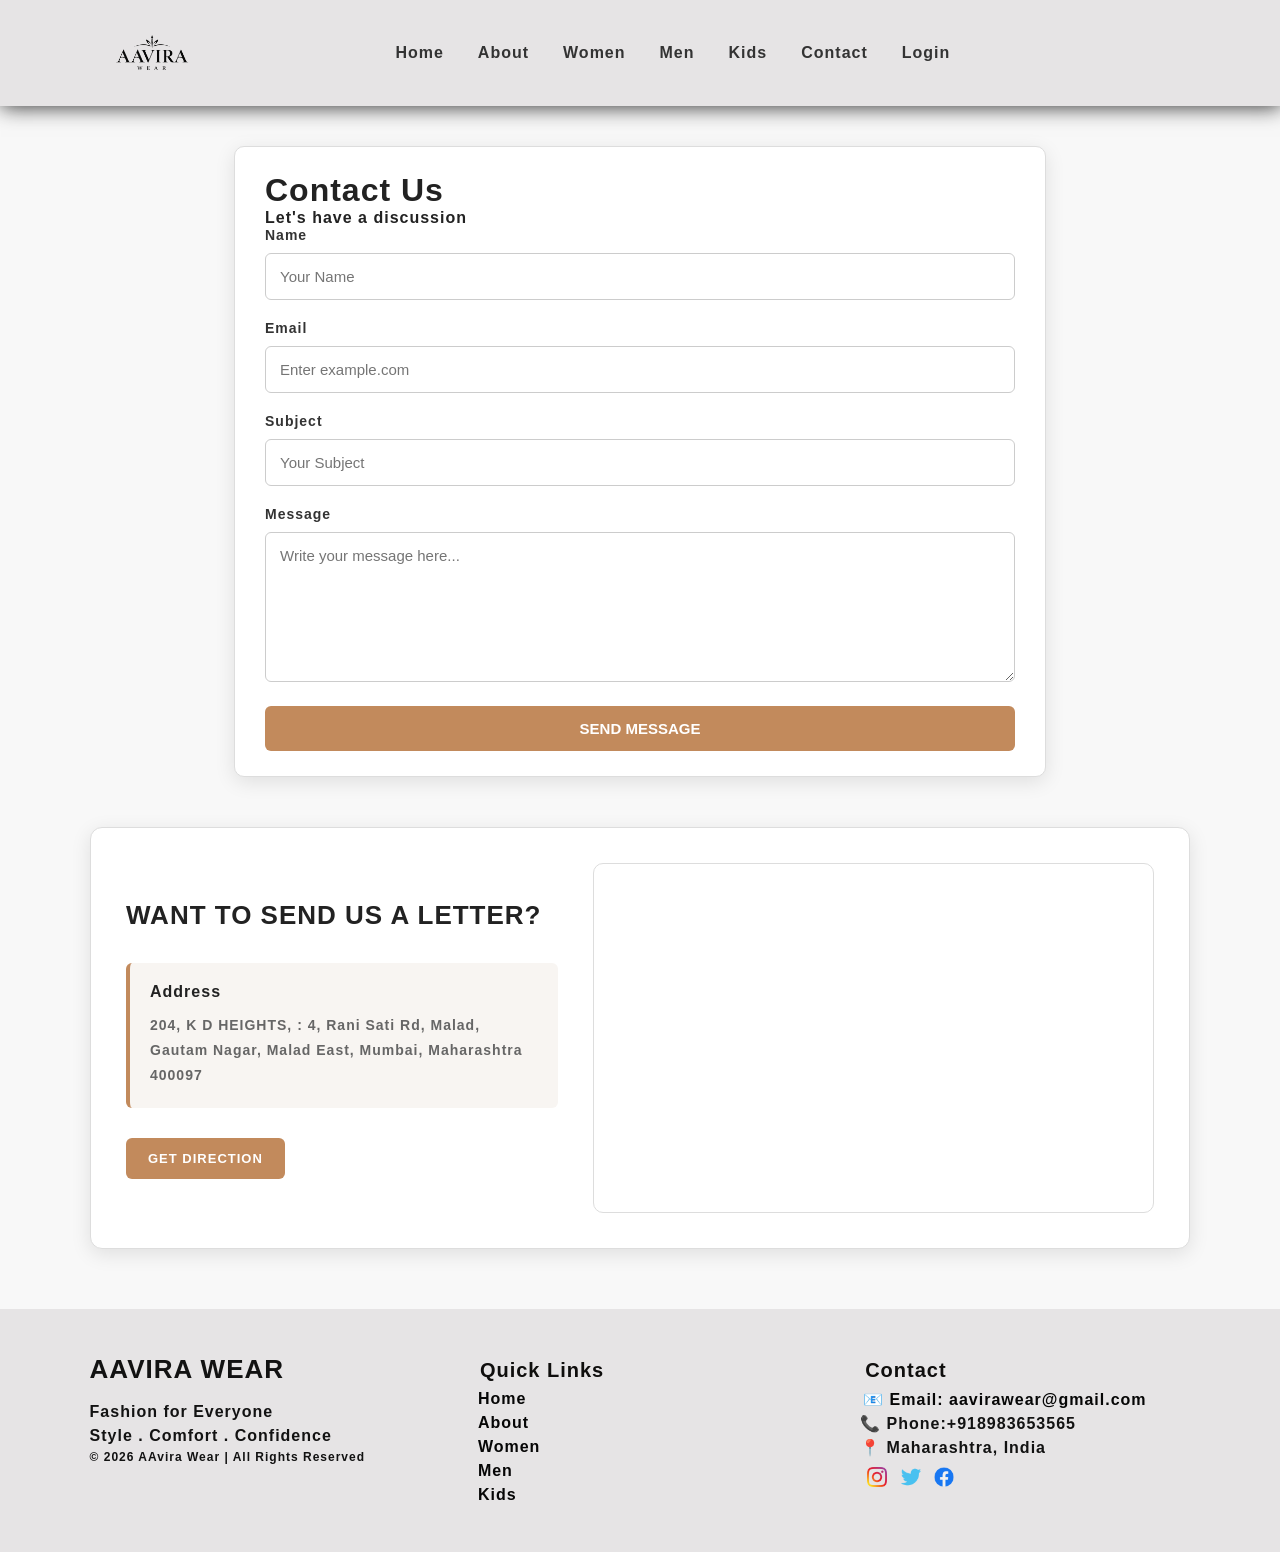
<file: pages/contact.html>
<!DOCTYPE html>
<html lang="en">
<head>
    <meta charset="UTF-8">
    <meta name="viewport" content="width=device-width, initial-scale=1.0">
    <title>Aavira Wear | Contact</title>
    <link rel="stylesheet" href="../css/contact.css">
    <link rel="stylesheet" href="../css/index.css">
    <link rel="stylesheet" href="../css/style.css">
</head>
<body>
   <div class="header">
         <div class="logo">
            <img src="../img/home-img/logo.png"
                 alt="Aavira Wear Logo">
        </a>
    </div>
        <button class="menu-btn">☰</button>

        <div class="nav-links">
            <a href="../index.html">Home</a>
            <a href="../pages/about.html">About</a>
            <a href="../pages/women.html">Women</a>
            <a href="../pages/men.html">Men</a>
            <a href="../pages/kids.html">Kids</a>
            <a href="../pages/contact.html">Contact</a>
            <a href="../pages/login.html">Login</a>
        </div>
    </div>
    <div class="contact-form-section">
        <form class="contact-form">
            <h1>Contact Us</h1>
            <p class="form-subtitle">
                Let's have a discussion
            </p>
            <div class="form-group">
                <label for="name">Name</label>
                <input
                    type="text"
                    id="name"
                    name="name"
                    placeholder="Your Name"
                    required>
            </div>
            <div class="form-group">
                <label for="email">Email</label>
                <input
                    type="email"
                    id="email"
                    name="email"
                    placeholder="Enter example.com"
                    required>
            </div>
            <div class="form-group">
                <label for="subject">Subject</label>
                <input
                    type="text"
                    id="subject"
                    name="subject"
                    placeholder="Your Subject"
                    required>
            </div>
            <div class="form-group">
                <label for="message">Message</label>
                <textarea
                    id="message"
                    name="message"
                    placeholder="Write your message here..."
                    required></textarea>
            </div>
            <button type="submit">
                SEND MESSAGE
            </button>
        </form>
    </div>
    <div class="location-section">
        <div class="location-info">
            <h1>WANT TO SEND US A LETTER?</h1>
            <div class="address">
                <h4>Address</h4>
                <p>
                   204, K D HEIGHTS, : 4, Rani Sati Rd, Malad, Gautam Nagar, Malad East, Mumbai, Maharashtra 400097<br>
                </p>
            </div>
            <a
                href="https://www.google.com/maps/search/?api=1&query=Karjat+Ahilyanagar+Maharashtra"
                target="_blank"
                rel="noopener noreferrer"
                class="direction-btn">

                GET DIRECTION

            </a>
        </div>
        <div class="map-container">
              <iframe src="https://www.google.com/maps/embed?pb=!1m18!1m12!1m3!1d3858731.876008143!2d68.24025828749998!3d19.182407500000007!2m3!1f0!2f0!3f0!3m2!1i1024!2i768!4f13.1!3m3!1m2!1s0x3be7b7e8469ffd2f%3A0xeabe997d8e886239!2sAavira%20Clothing%20%7C%20Denim%20Kurti%20Manufacturer%20%7C%20Cord-set%20Wholesale%20%7C%20Women's%20wear%20Exporter!5e0!3m2!1sen!2sin!4v1790753691599!5m2!1sen!2sin" width="600" height="450" style="border:0;" allowfullscreen="" loading="lazy" referrerpolicy="strict-origin-when-cross-origin"></iframe>
        </div>
    </div>


   <div class="footer">
        <div class="footer-content">
            <div>
                <h2>AAVIRA WEAR</h2>
                <p>
                    Fashion for Everyone
                </p>

                <p>
                    Style . Comfort . Confidence
                </p>
                <div class="copyright">
            <p>© 2026 AAvira Wear | All Rights Reserved</p>
        </div>
            </div>

            <div>
                <h3>Quick Links</h3>
                <a href="../index.html">Home</a>
                <a href="../pages/about.html">About</a>
                <a href="../pages/women.html">Women</a>
                <a href="../pages/men.html">Men</a>
                <a href="../pages/kids.html">Kids</a>
            </div>

            <div>
                <h3>Contact</h3>
                <a href="">
                   📧 Email: aavirawear@gmail.com
                </a>

                <p>
                    📞 Phone:+918983653565
                </p>
                <p>
                    📍 Maharashtra, India
                </p>
                <div>
                <a href="#" class="social-media">
                    <img src="../img/home-img/instagram-icon.png" alt="instagram">
                     <img src="../img/home-img/tweter-icon.png" alt="twitter">
                       <img src="../img/home-img/facebook-icon.png" alt="facebook">
                </a>
            </div>
            </div>
        
        </div>
</div>

</body>

</html>
</file>
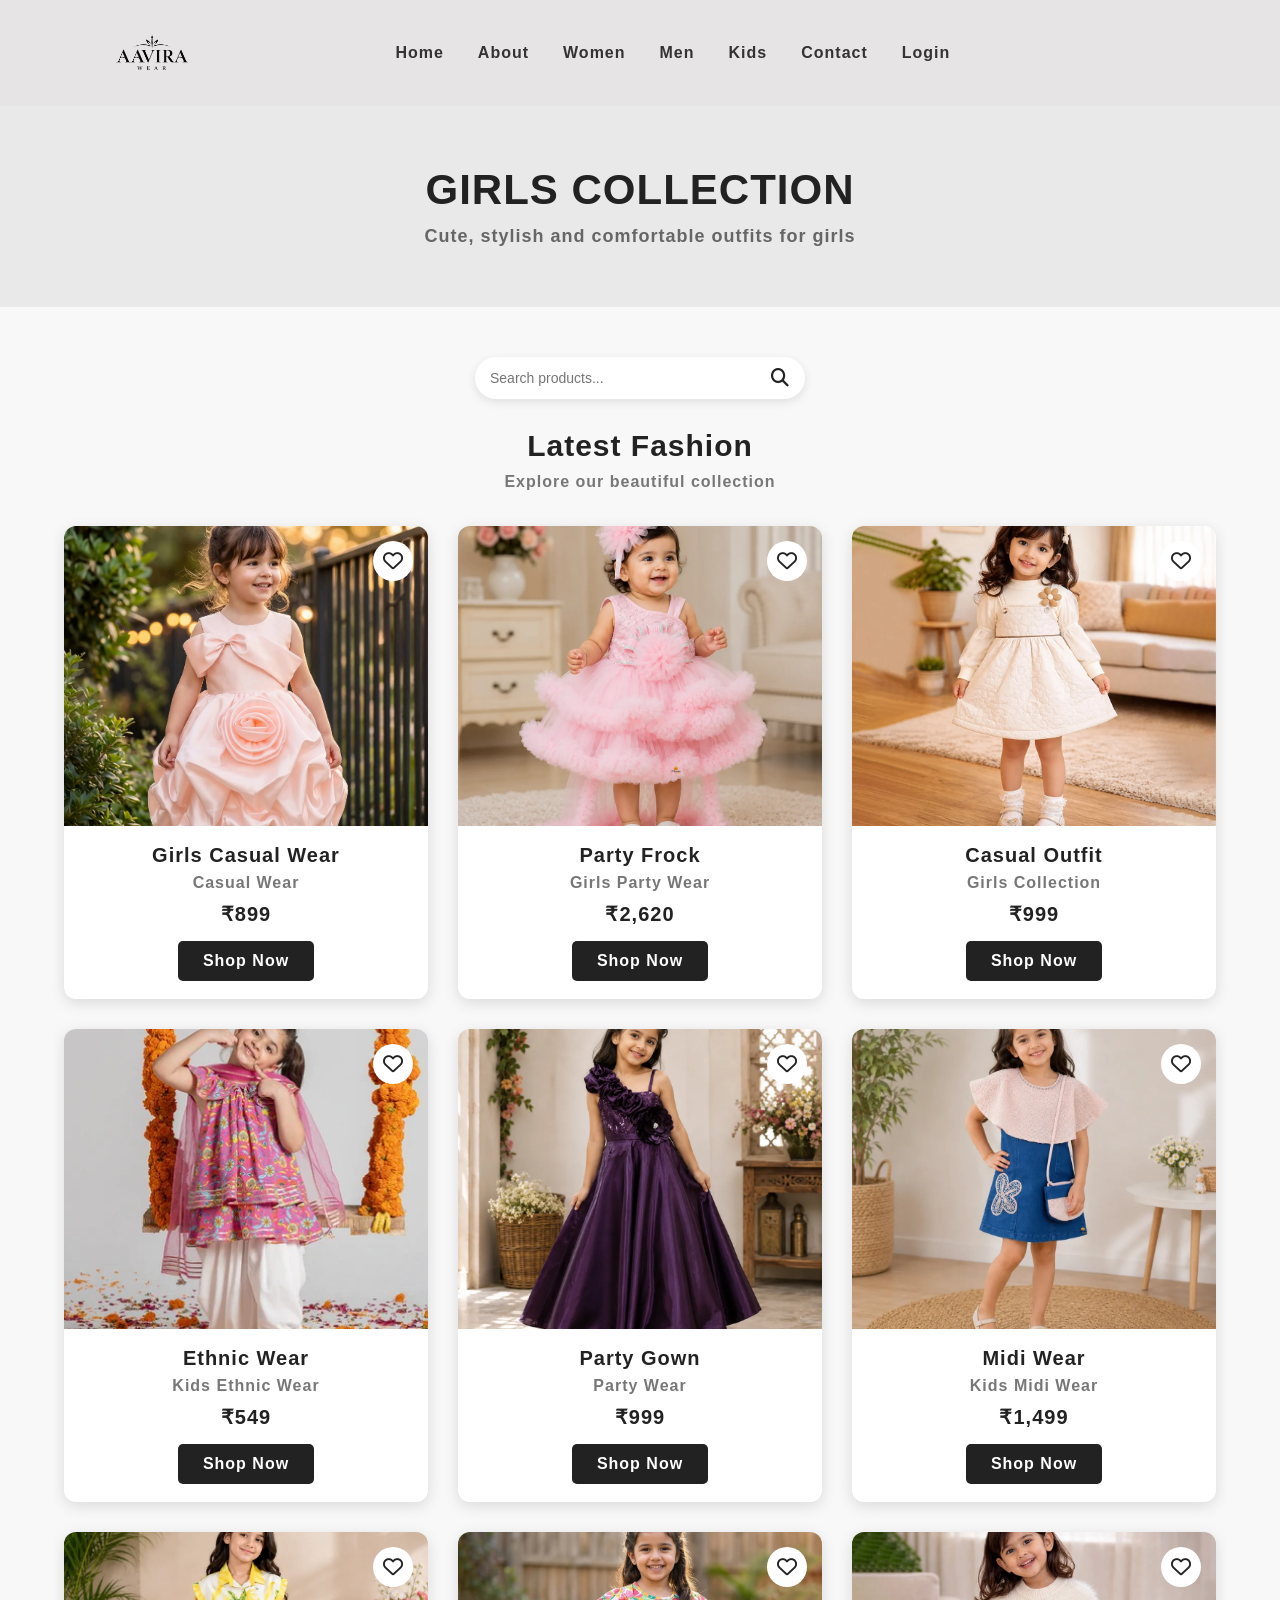
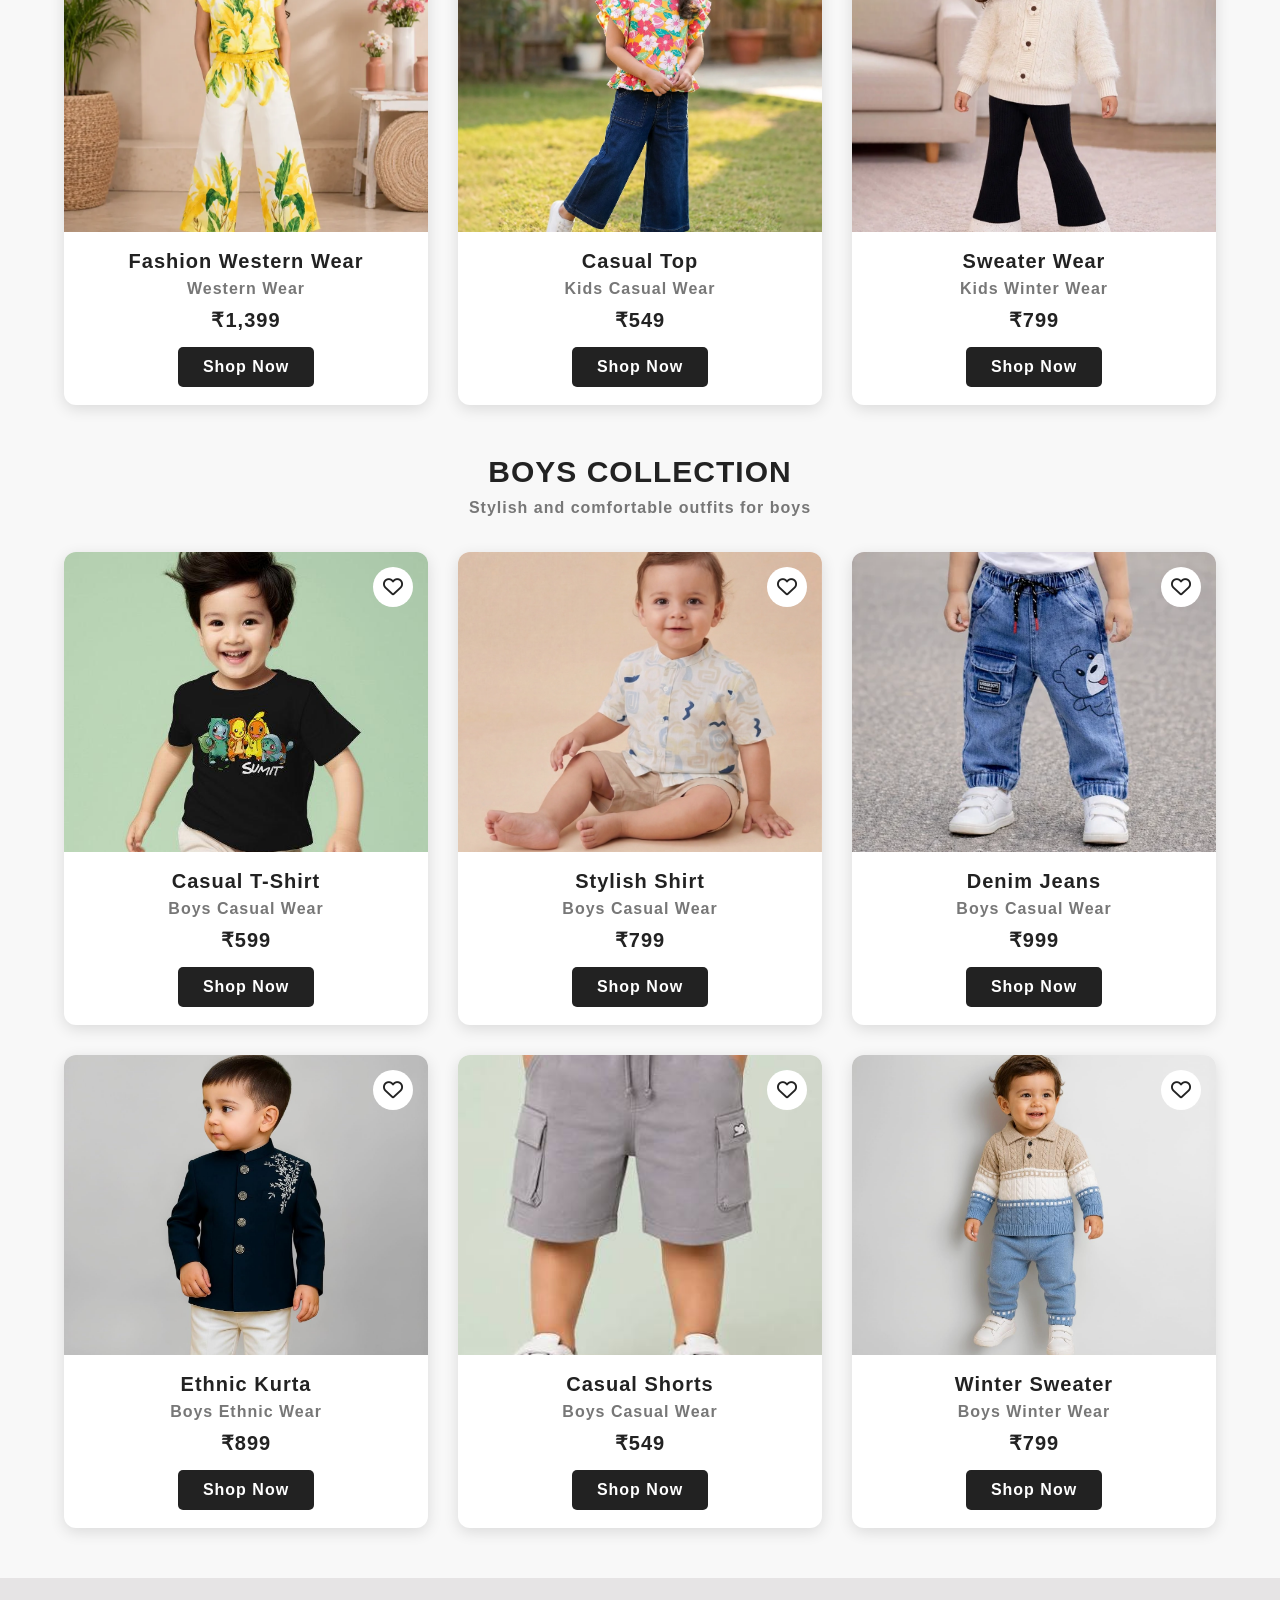
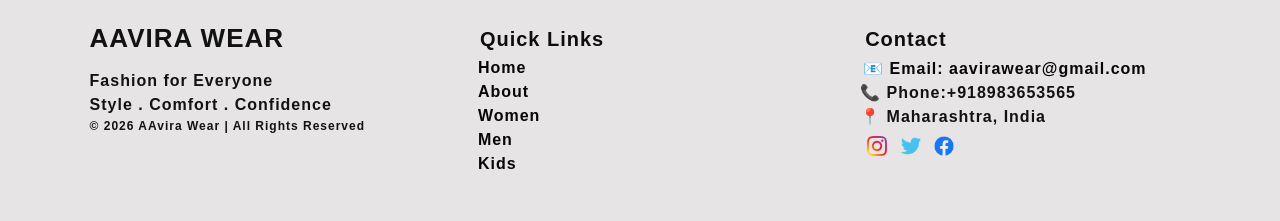
<file: pages/kids.html>
<!DOCTYPE html>
<html lang="en">
<head>
    <meta charset="UTF-8">
    <meta name="viewport" content="width=device-width, initial-scale=1.0">
    <title>Cloth Shop|Kids</title>
    <link rel="stylesheet"
        href="https://cdnjs.cloudflare.com/ajax/libs/font-awesome/6.5.2/css/all.min.css">
    <link rel="stylesheet" href="../css/kids.css">
    <link rel="stylesheet" href="../css/style.css">
    <link rel="stylesheet" href="../css/index.css">
</head>

<body>

<div class="header">
         <div class="logo">
            <img src="../img/home-img/logo.png"
                 alt="Aavira Wear Logo">
        </a>
    </div>
        <button class="menu-btn">☰</button>

        <div class="nav-links">
            <a href="../index.html">Home</a>
            <a href="../pages/about.html">About</a>
            <a href="../pages/women.html">Women</a>
            <a href="../pages/men.html">Men</a>
            <a href="../pages/kids.html">Kids</a>
            <a href="../pages/contact.html">Contact</a>
            <a href="../pages/login.html">Login</a>
        </div>
    </div>

<section class="page-banner">
    <h1>GIRLS COLLECTION</h1>
    <p>Cute, stylish and comfortable outfits for girls</p>
</section>

<section class="products-section">
     <div class="search-box">
        <input type="text" placeholder="Search products...">
        <i class="fa-solid fa-magnifying-glass"></i>
    </div>
    <h2>Latest Fashion</h2>
    <p class="subtitle">Explore our beautiful collection</p>
    <div class="products">
        <div class="card">
            <img src="../img/girl-kids/Floral Dress.jpg" alt="Floral Dress">
<i class="fa-regular fa-heart"></i>
            <div class="card-content">
                <h3>Girls Casual Wear</h3>
                <p>Casual Wear</p>
                <h4>₹899</h4>
                <a href="product-details-girl-kids.html" class="btn">Shop Now</a>
            </div>
        </div>

        <div class="card">
            <img src="../img/girl-kids/Party Frock.jpg" alt="Party Frock">
<i class="fa-regular fa-heart"></i>
            <div class="card-content">
                <h3>Party Frock</h3>
                <p>Girls Party Wear</p>
                <h4>₹2,620</h4>
                <a href="product-details-girl-kids.html" class="btn">Shop Now</a>
            </div>
        </div>

        <div class="card">
            <img src="../img/girl-kids/Casual Outfit.jpg" alt="Casual Outfit">
            <i class="fa-regular fa-heart"></i>

            <div class="card-content">
                <h3>Casual Outfit</h3>
                <p>Girls Collection</p>
                <h4>₹999</h4>
                <a href="product-details-girl-kids.html" class="btn">Shop Now</a>
            </div>
        </div>

   
<div class="card">
            <img src="../img/girl-kids/ethnic.jpg" alt="Ethnic Wear">
            <i class="fa-regular fa-heart"></i>
            <div class="card-content">
                <h3>Ethnic Wear</h3>
                <p>Kids Ethnic Wear</p>
                <h4>₹549</h4>
                <a href="product-details-girl-kids.html" class="btn">Shop Now</a>
            </div>
        </div>

        <div class="card">
            <img src="../img/girl-kids/gown.jpg" alt="Gown Wear">
            <i class="fa-regular fa-heart"></i>
            <div class="card-content">
                <h3>Party Gown</h3>
                <p>Party Wear</p>
                <h4>₹999</h4>
                <a href="product-details-girl-kids.html" class="btn">Shop Now</a>
            </div>
        </div>

        <div class="card">
            <img src="../img/girl-kids/midi.jpg" alt="Midi Wear">
            <i class="fa-regular fa-heart"></i>
            <div class="card-content">
                <h3>Midi Wear</h3>
                <p>Kids Midi Wear</p>
                <h4>₹1,499</h4>
                <a href="product-details-girl-kids.html" class="btn">Shop Now</a>
            </div>
        </div>
        <div class="card">
            <img src="../img/girl-kids/western.jpg" alt="Western Wear">
            <i class="fa-regular fa-heart"></i>
            <div class="card-content">
                <h3>Fashion Western Wear</h3>
                <p>Western Wear</p>
                <h4>₹1,399</h4>
                <a href="product-details-girl-kids.html" class="btn">Shop Now</a>
            </div>
        </div>

        <div class="card">
            <img src="../img/girl-kids/jeantop.jpg" alt="Jeantop">
            <i class="fa-regular fa-heart"></i>
            <div class="card-content">
                <h3>Casual Top</h3>
                <p> Kids Casual Wear</p>
                <h4>₹549</h4>
                <a href="product-details-girl-kids.html" class="btn">Shop Now</a>
            </div>
        </div>
        <div class="card">
            <img src="../img/girl-kids/swoter.jpg" alt="Swoter Wear">
            <i class="fa-regular fa-heart"></i>
            <div class="card-content">
                <h3>Sweater Wear</h3>
                <p>Kids Winter Wear</p>
                <h4>₹799</h4>
                <a href="product-details-girl-kids.html" class="btn">Shop Now</a>
            </div>
        </div>
     </div>
</section>
<section class="products-section boys-section">

    <h2>BOYS COLLECTION</h2>

    <p class="subtitle">
        Stylish and comfortable outfits for boys
    </p>
  <div class="products">
        <div class="card">
            <div class="product-image">
                <img src="../img/boys-kids/casual-t-shirt.jpg"
                     alt="Boys T-Shirt">
                <i class="fa-regular fa-heart"></i>
            </div>
            <div class="card-content">
                <h3>Casual T-Shirt</h3>
                <p>Boys Casual Wear</p>
                <h4>₹599</h4>
                <a href="product-details-boys-kids.html" class="btn">
                    Shop Now
                </a>
            </div>
        </div>
        <div class="card">
            <div class="product-image">
                <img src="../img/boys-kids/Stylish Shirt.jpg"
                     alt="Boys Shirt">
                <i class="fa-regular fa-heart"></i>
            </div>
            <div class="card-content">
                <h3>Stylish Shirt</h3>
                <p>Boys Casual Wear</p>
                <h4>₹799</h4>
                <a href="product-details-boys-kids.html" class="btn">
                    Shop Now
                </a>
            </div>
        </div>
        <div class="card">
            <div class="product-image">
                <img src="../img/boys-kids/Denim Jeans.jpg"
                     alt="Boys Jeans">
                <i class="fa-regular fa-heart"></i>
            </div>
            <div class="card-content">
                <h3>Denim Jeans</h3>
                <p>Boys Casual Wear</p>
                <h4>₹999</h4>
                <a href="product-details-boys-kids.html" class="btn">
                    Shop Now
                </a>
            </div>
        </div>
      <div class="card">

            <div class="product-image">

                <img src="../img/boys-kids/Ethnic Kurta.jpg"
                     alt="Boys Kurta">

                <i class="fa-regular fa-heart"></i>

            </div>

            <div class="card-content">

                <h3>Ethnic Kurta</h3>

                <p>Boys Ethnic Wear</p>

                <h4>₹899</h4>

                <a href="product-details-boys-kids.html" class="btn">
                    Shop Now
                </a>

            </div>

        </div>
        <div class="card">

            <div class="product-image">

                <img src="../img/boys-kids/Casual Shorts.jpg"
                     alt="Boys Shorts">

                <i class="fa-regular fa-heart"></i>

            </div>

            <div class="card-content">

                <h3>Casual Shorts</h3>

                <p>Boys Casual Wear</p>

                <h4>₹549</h4>

                <a href="product-details-boys-kids.html" class="btn">
                    Shop Now
                </a>

            </div>

        </div>
        <div class="card">

            <div class="product-image">

                <img src="../img/boys-kids/Winter Sweater.jpg"
                     alt="Boys Sweater">

                <i class="fa-regular fa-heart"></i>

            </div>
            <div class="card-content">
                <h3>Winter Sweater</h3>
                <p>Boys Winter Wear</p>
                <h4>₹799</h4>
                <a href="product-details-boys-kids.html" class="btn">
                    Shop Now
                </a>
            </div>
        </div>
    </div>
</section>
<div class="footer">
        <div class="footer-content">
            <div>
                <h2>AAVIRA WEAR</h2>
                <p>
                    Fashion for Everyone
                </p>

                <p>
                    Style . Comfort . Confidence
                </p>
                <div class="copyright">
            <p>© 2026 AAvira Wear | All Rights Reserved</p>
        </div>
            </div>

            <div>
                <h3>Quick Links</h3>
                <a href="../index.html">Home</a>
                <a href="../pages/about.html">About</a>
                <a href="../pages/women.html">Women</a>
                <a href="../pages/men.html">Men</a>
                <a href="../pages/kids.html">Kids</a>
            </div>

            <div>
                <h3>Contact</h3>
                <a href="">
                   📧 Email: aavirawear@gmail.com
                </a>

                <p>
                    📞 Phone:+918983653565
                </p>

                <p>
                    📍 Maharashtra, India
                </p>

                <div>
                <a href="#" class="social-media">
                    <img src="../img/home-img/instagram-icon.png" alt="instagram">
                     <img src="../img/home-img/tweter-icon.png" alt="twitter">
                       <img src="../img/home-img/facebook-icon.png" alt="facebook">
                </a>
            </div>
            </div>
        
        </div>
</div>
</body>
</html>
</file>
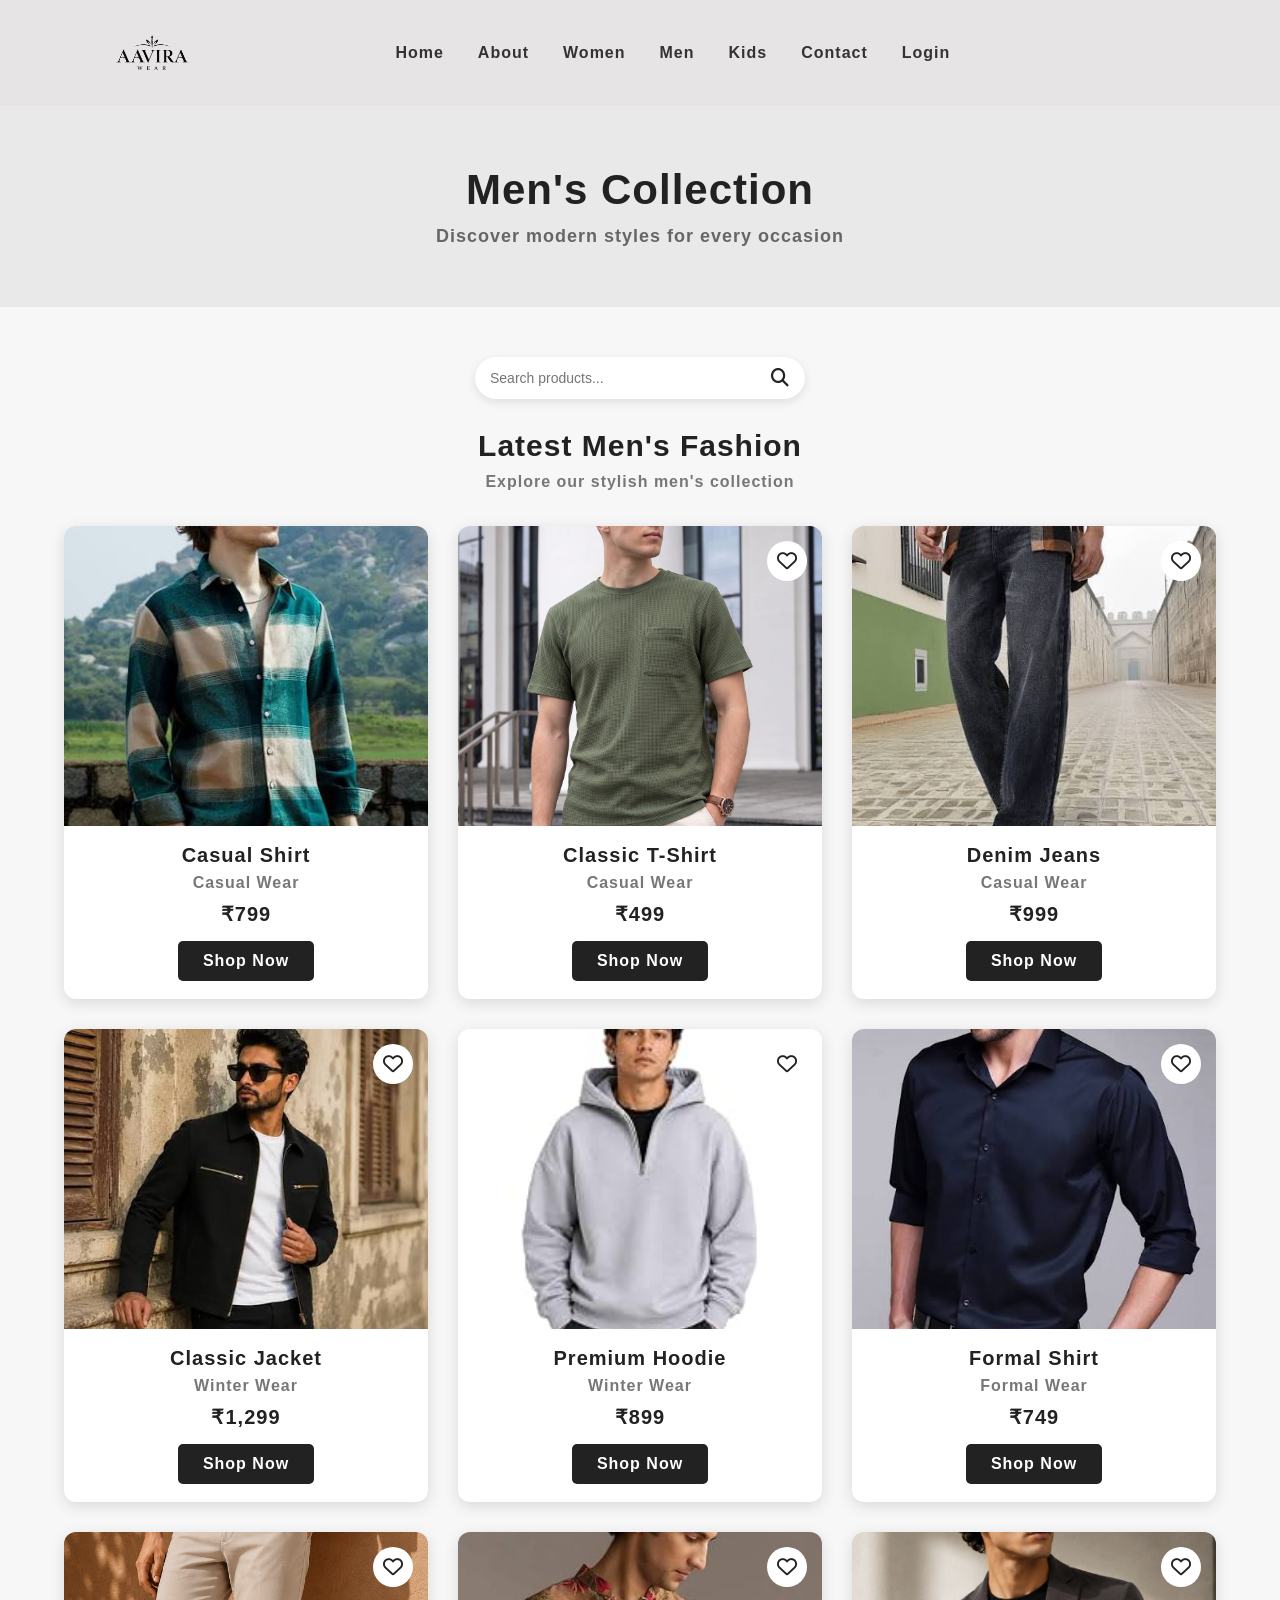
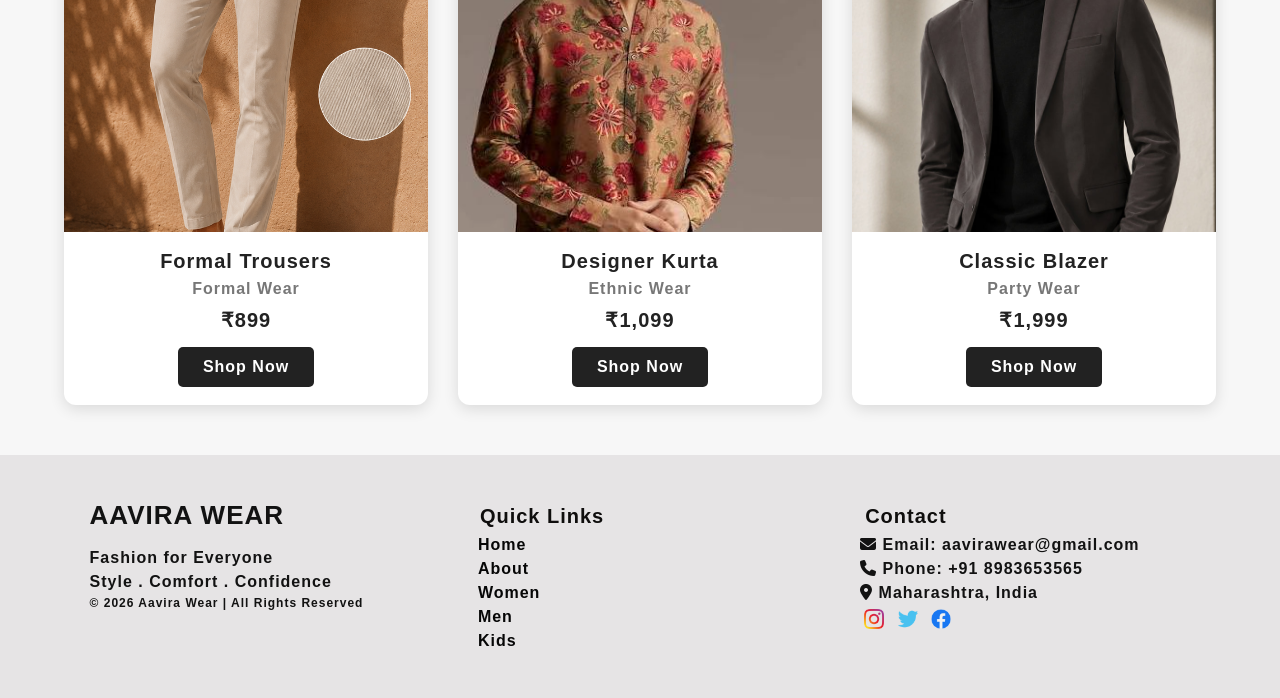
<file: pages/men.html>
<!DOCTYPE html>
<html lang="en">
<head>
    <meta charset="UTF-8">
    <meta name="viewport" content="width=device-width, initial-scale=1.0">
    <title>Aavira Wear | Men</title>
    <link rel="stylesheet"
        href="https://cdnjs.cloudflare.com/ajax/libs/font-awesome/6.5.2/css/all.min.css">
    <link rel="stylesheet" href="../css/style.css">
    <link rel="stylesheet" href="../css/index.css">
    <link rel="stylesheet" href="../css/men.css">
</head>
<body>
    <div class="header">
        <div class="logo">
            <img src="../img/home-img/logo.png" alt="Aavira Wear Logo">
        </div>
        <button class="menu-btn" type="button">☰</button>
        <div class="nav-links">
            <a href="../index.html">Home</a>
            <a href="../pages/about.html">About</a>
            <a href="../pages/women.html">Women</a>
            <a href="../pages/men.html">Men</a>
            <a href="../pages/kids.html">Kids</a>
            <a href="../pages/contact.html">Contact</a>
            <a href="../pages/login.html">Login</a>
        </div>
    </div>
    <section class="page-banner">
        <h1>Men's Collection</h1>
        <p>Discover modern styles for every occasion</p>
    </section>
    <section class="products-section">
        <div class="search-box">
            <input type="text" placeholder="Search products...">
            <i class="fa-solid fa-magnifying-glass"></i>
        </div>
        <h2>Latest Men's Fashion</h2>
        <p class="subtitle">Explore our stylish men's collection</p>
        <div class="products">
            <div class="card">
                <img src="../img/men/causalshirt.png" alt="Men Casual Shirt">
                <div class="card-content">
                    <h3>Casual Shirt</h3>
                    <p>Casual Wear</p>
                    <h4>₹799</h4>
                    <a href="project-details-men.html" class="btn">Shop Now</a>
                </div>
            </div>
            <div class="card">
                <img src="../img/men/classic tshirt.png" alt="Men Classic T-Shirt">
                <i class="fa-regular fa-heart"></i>
                <div class="card-content">
                    <h3>Classic T-Shirt</h3>
                    <p>Casual Wear</p>
                    <h4>₹499</h4>
                    <a href="project-details-men.html" class="btn">Shop Now</a>
                </div>
            </div>
            <div class="card">
                <img src="../img/men/denim jeans.png" alt="Men Denim Jeans">
                <i class="fa-regular fa-heart"></i>
                <div class="card-content">
                    <h3>Denim Jeans</h3>
                    <p>Casual Wear</p>
                    <h4>₹999</h4>
                    <a href="project-details-men.html" class="btn">Shop Now</a>
                </div>
            </div>
            <div class="card">
                <img src="../img/men/classic jacket.png" alt="Men Classic Jacket">
                <i class="fa-regular fa-heart"></i>
                <div class="card-content">
                    <h3>Classic Jacket</h3>
                    <p>Winter Wear</p>
                    <h4>₹1,299</h4>
                    <a href="project-details-men.html" class="btn">Shop Now</a>
                </div>
            </div>
            <div class="card">
                <img src="../img/men/hoddie.png" alt="Men Premium Hoodie">
                <i class="fa-regular fa-heart"></i>
                <div class="card-content">
                    <h3>Premium Hoodie</h3>
                    <p>Winter Wear</p>
                    <h4>₹899</h4>
                    <a href="project-details-men.html" class="btn">Shop Now</a>
                </div>
            </div>
            <div class="card">
                <img src="../img/men/formal shirt.png" alt="Men Formal Shirt">
                <i class="fa-regular fa-heart"></i>
                <div class="card-content">
                    <h3>Formal Shirt</h3>
                    <p>Formal Wear</p>
                    <h4>₹749</h4>
                    <a href="project-details-men.html" class="btn">Shop Now</a>
                </div>
            </div>
            <div class="card">
                <img src="../img/men/trouser.png" alt="Men Formal Trousers">
                <i class="fa-regular fa-heart"></i>
                <div class="card-content">
                    <h3>Formal Trousers</h3>
                    <p>Formal Wear</p>
                    <h4>₹899</h4>
                    <a href="project-details-men.html" class="btn">Shop Now</a>
                </div>
            </div>
            <div class="card">
                <img src="../img/men/designerkurtaa.png" alt="Men Designer Kurta">
                <i class="fa-regular fa-heart"></i>
                <div class="card-content">
                    <h3>Designer Kurta</h3>
                    <p>Ethnic Wear</p>
                    <h4>₹1,099</h4>
                    <a href="project-details-men.html" class="btn">Shop Now</a>
                </div>
            </div>
           
            <div class="card">
                <img src="../img/men/blaser.png" alt="Men Classic Blazer">
                <i class="fa-regular fa-heart"></i>

                <div class="card-content">
                    <h3>Classic Blazer</h3>
                    <p>Party Wear</p>
                    <h4>₹1,999</h4>
                    <a href="project-details-men.html" class="btn">Shop Now</a>
                </div>
            </div>

        </div>
    </section>


   
    <footer>
        <div class="footer">

            <div class="footer-content">

                <!-- Brand Information -->
                <div>
                    <h2>AAVIRA WEAR</h2>

                    <p>Fashion for Everyone</p>
                    <p>Style . Comfort . Confidence</p>

                    <div class="copyright">
                        <p>© 2026 Aavira Wear | All Rights Reserved</p>
                    </div>
                </div>

               
                <div>
                    <h3>Quick Links</h3>

                    <a href="../index.html">Home</a>
                    <a href="../pages/about.html">About</a>
                    <a href="../pages/women.html">Women</a>
                    <a href="../pages/men.html">Men</a>
                    <a href="../pages/kids.html">Kids</a>
                </div>

                <div>
                    <h3>Contact</h3>

                    <p>
                        <i class="fa-solid fa-envelope"></i>
                        Email: aavirawear@gmail.com
                    </p>

                    <p>
                        <i class="fa-solid fa-phone"></i>
                        Phone: +91 8983653565
                    </p>

                    <p>
                        <i class="fa-solid fa-location-dot"></i>
                        Maharashtra, India
                    </p>

                   
                    <div class="social-media">
                        
                            <img src="../img/home-img/instagram-icon.png"
                                alt="Instagram">
                     

                            <img src="../img/home-img/tweter-icon.png"
                                alt="Twitter">
                        

                            <img src="../img/home-img/facebook-icon.png"
                                alt="Facebook">
                       
                    </div>

                </div>

            </div>
        </div>
    </footer>

</body>
</html>
</file>
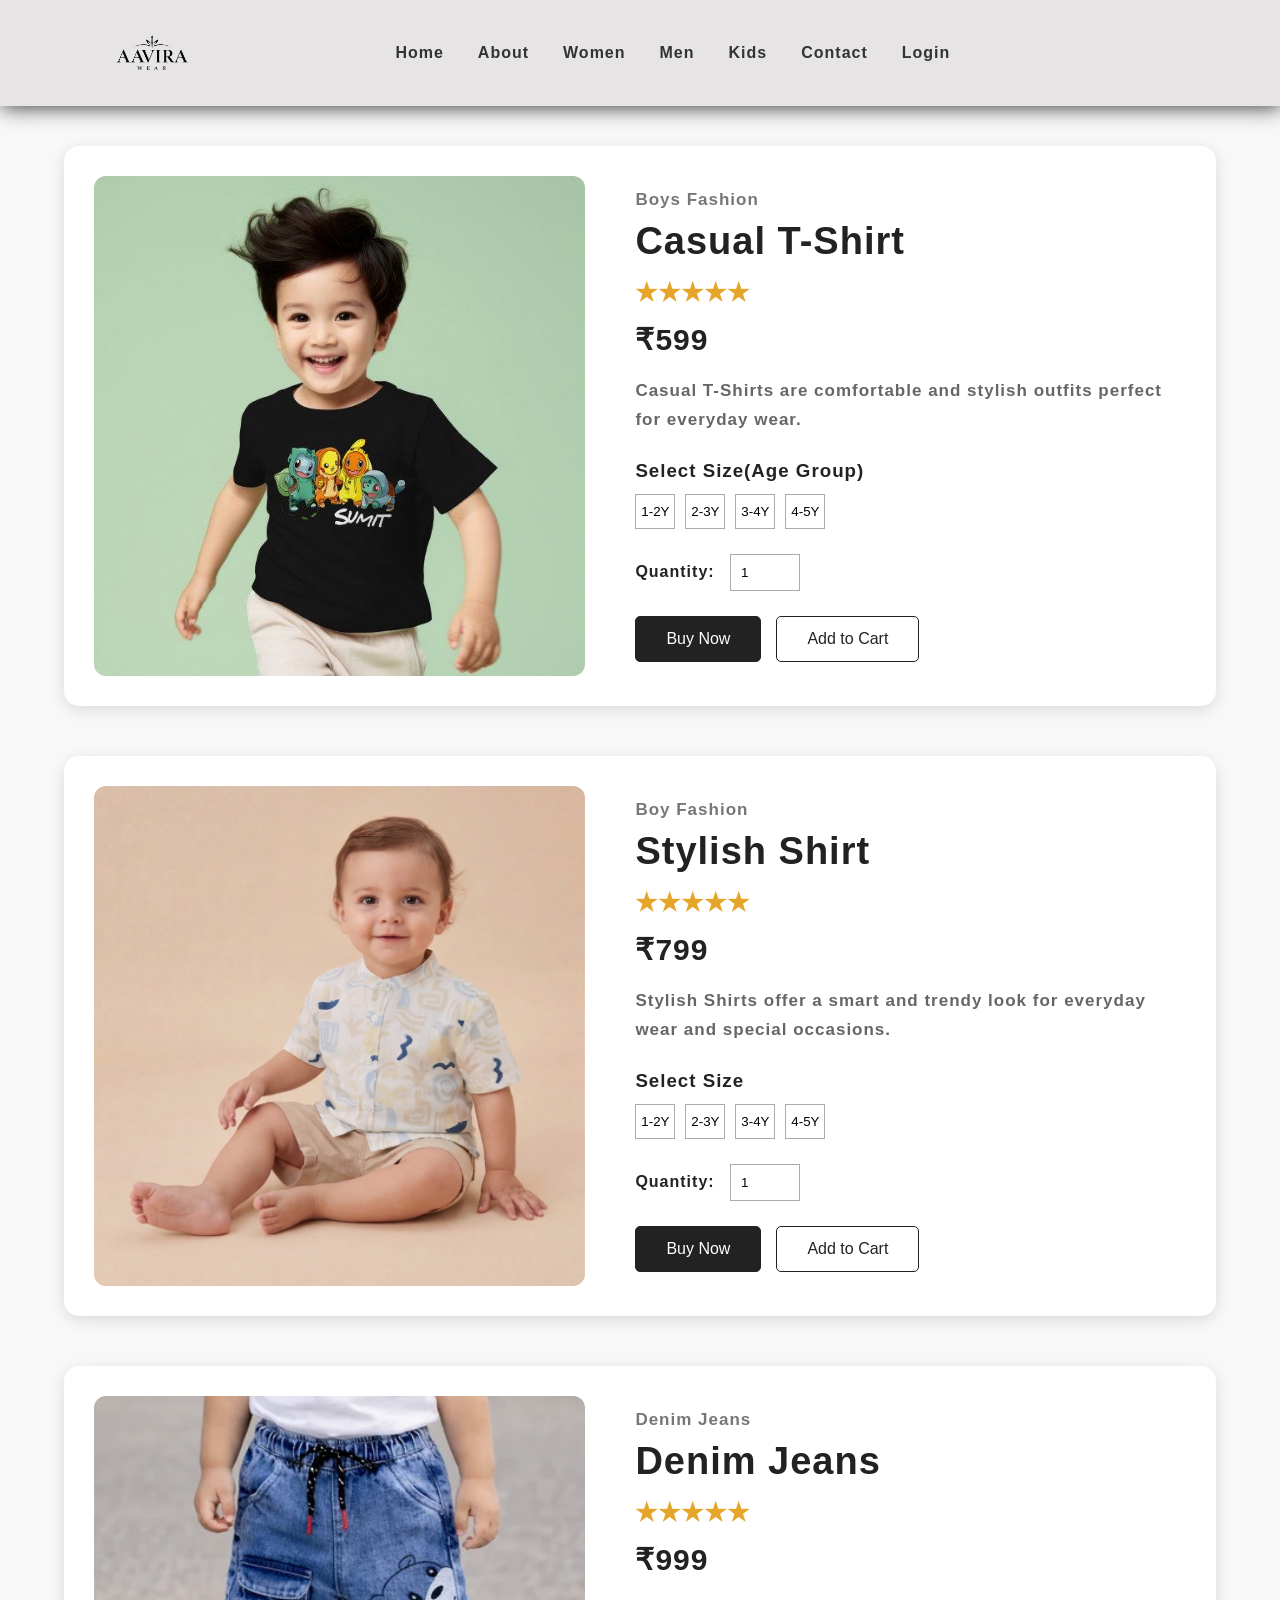
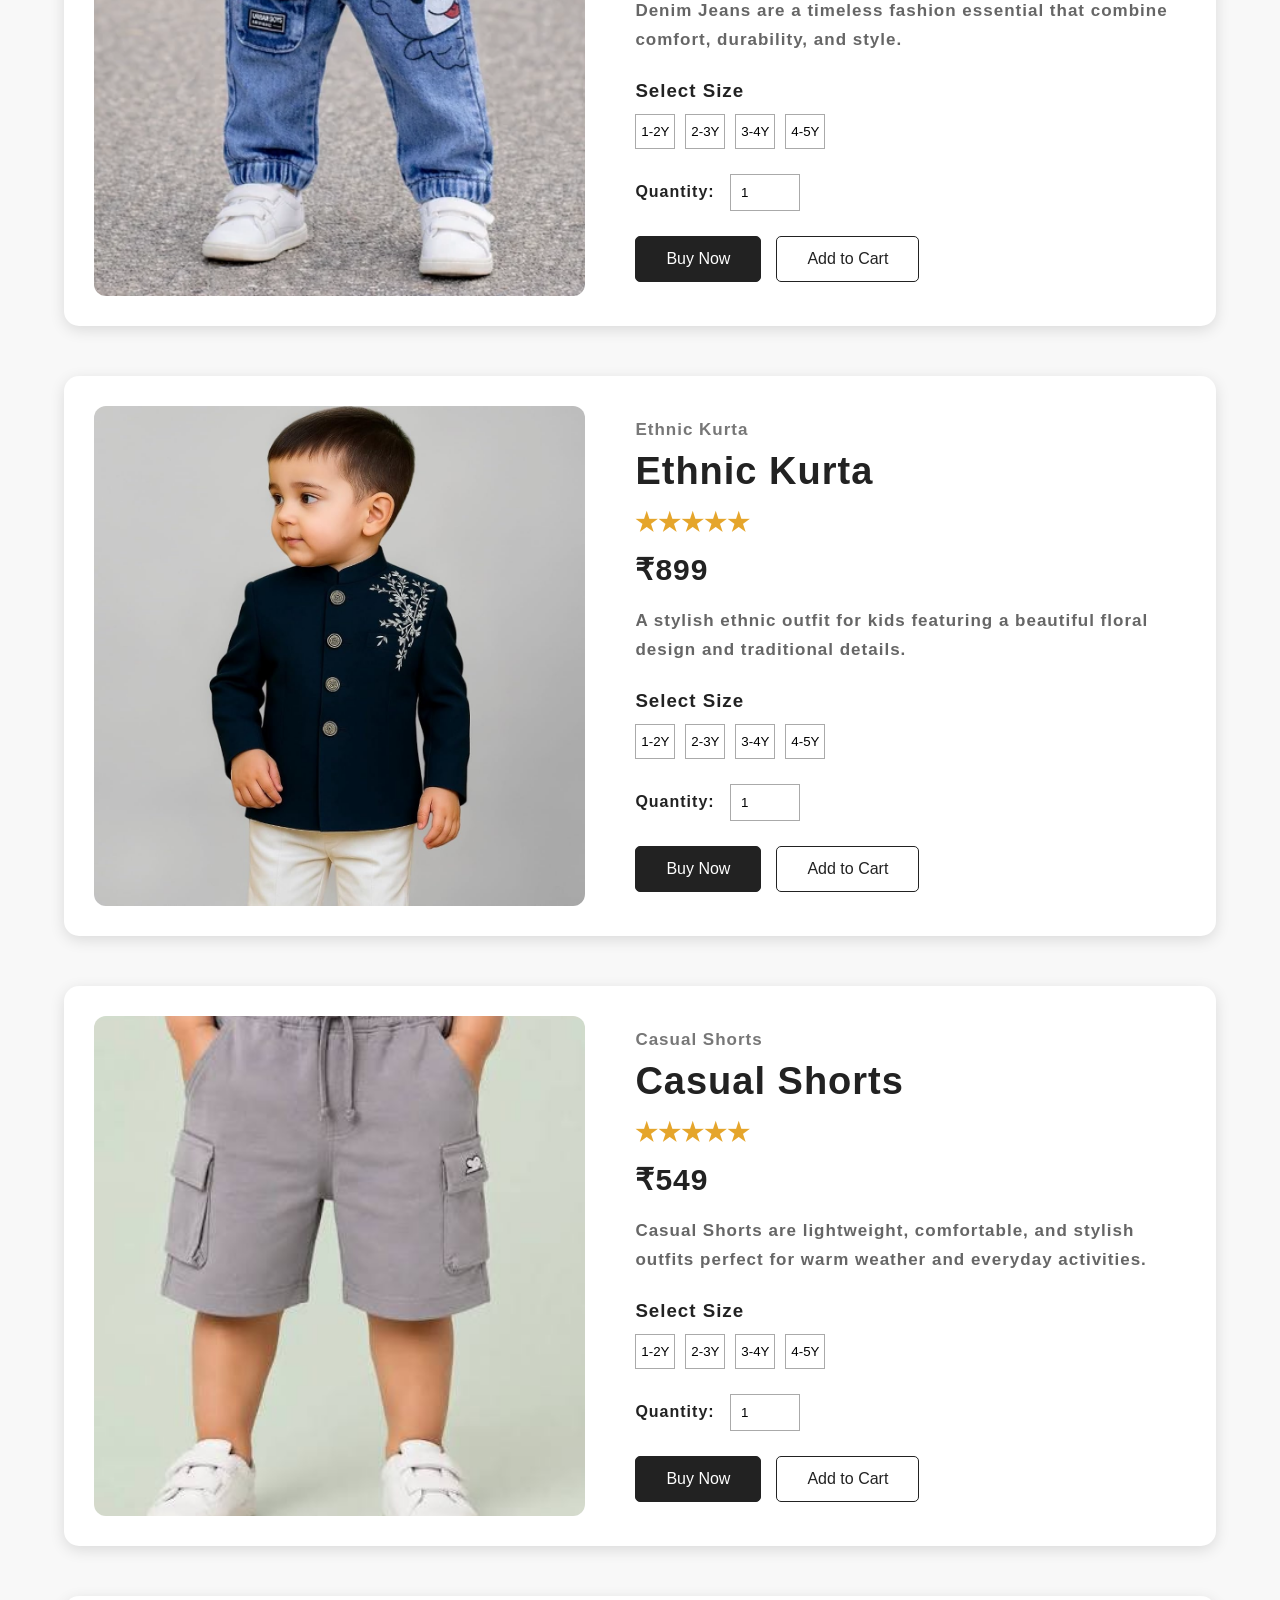
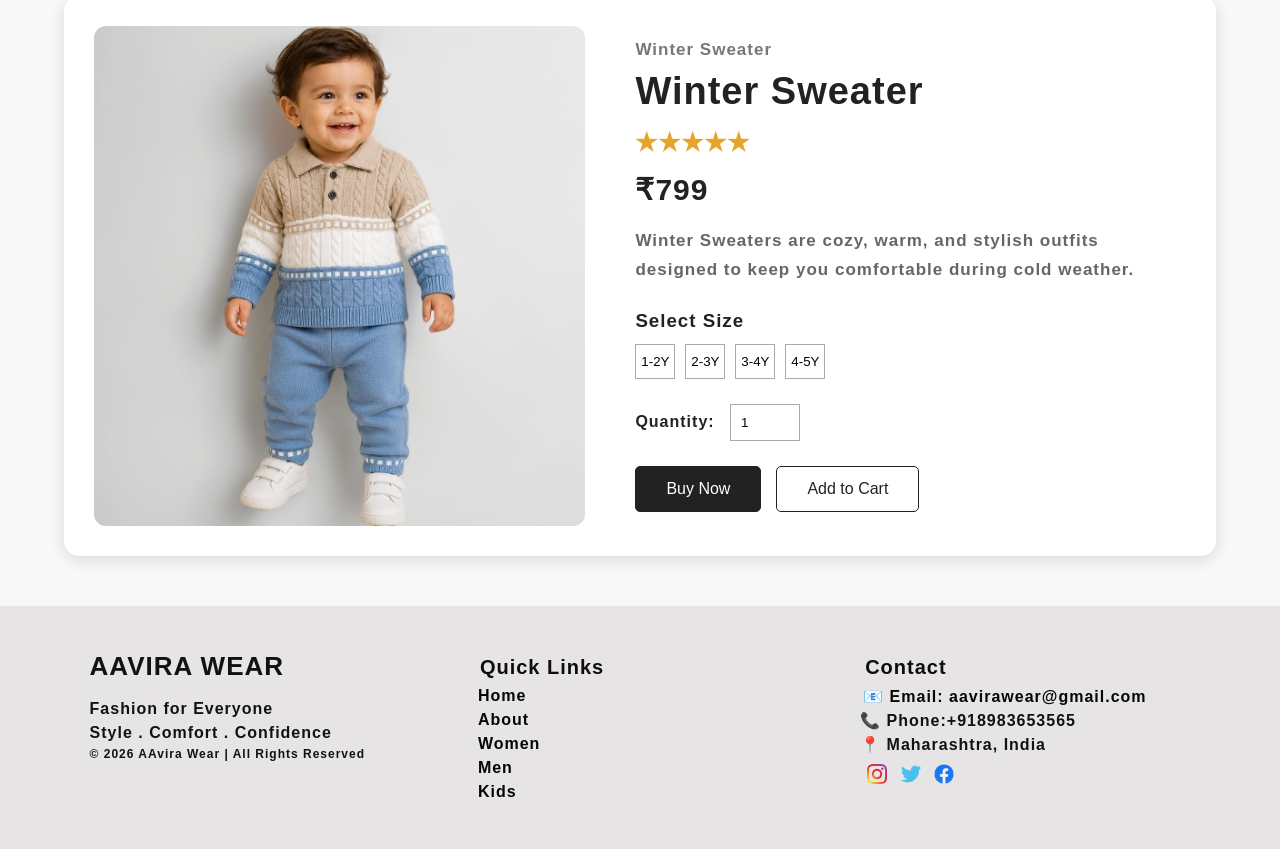
<file: pages/product-details-boys-kids.html>
<!DOCTYPE html>
<html lang="en">
<head>
    <meta charset="UTF-8">
    <meta name="viewport" content="width=device-width, initial-scale=1.0">
    <title>Cloth Shop | Product Details</title>
    <link rel="stylesheet" href="../css/product-details-girl-kids.css">
    <link rel="stylesheet" href="../css/style.css">
    <link rel="stylesheet" href="../css/index.css">
</head>
<body>
    <div class="header">
         <div class="logo">
            <img src="../img/home-img/logo.png"
                 alt="Aavira Wear Logo">
        </a>
    </div>
        <button class="menu-btn">☰</button>

        <div class="nav-links">
            <a href="../index.html">Home</a>
            <a href="../pages/about.html">About</a>
            <a href="../pages/women.html">Women</a>
            <a href="../pages/men.html">Men</a>
            <a href="../pages/kids.html">Kids</a>
            <a href="../pages/contact.html">Contact</a>
            <a href="../pages/login.html">Login</a>
        </div>
    </div>
     <section class="products-details">
        <div class="product-detail">
            <img src="../img/boys-kids/casual-t-shirt.jpg" alt="Casual T-Shirt">

            <div class="product-info">
                <p class="category">Boys Fashion</p>
                <h1>Casual T-Shirt</h1>

                <div class="rating">★★★★★</div>

                <h2>₹599</h2>

                <p>
                    Casual T-Shirts are comfortable and stylish outfits perfect for everyday wear.
                </p>

                <h3>Select Size(Age Group)</h3>

                <div class="sizes">
                    <button>1-2Y</button>
                    <button>2-3Y</button>
                    <button>3-4Y</button>
                    <button>4-5Y</button>
                </div>

                <label>Quantity:</label>
                <input type="number" value="1" min="1">

                <div class="buttons">
                    <button class="buy">Buy Now</button>
                    <button class="cart">Add to Cart</button>
                </div>
            </div>
        </div>

        <div class="product-detail">
            <img src="../img/boys-kids/Stylish Shirt.jpg" alt="Stylish Shirt">

            <div class="product-info">
                <p class="category">Boy Fashion</p>
                <h1>Stylish Shirt</h1>

                <div class="rating">★★★★★</div>

                <h2>₹799</h2>

                <p>
                  Stylish Shirts offer a smart and trendy look for everyday wear and special occasions.
                </p>

                <h3>Select Size</h3>

                <div class="sizes">
                     <button>1-2Y</button>
                    <button>2-3Y</button>
                    <button>3-4Y</button>
                    <button>4-5Y</button>
                </div>

                <label>Quantity:</label>
                <input type="number" value="1" min="1">

                <div class="buttons">
                    <button class="buy">Buy Now</button>
                    <button class="cart">Add to Cart</button>
                </div>
            </div>
        </div>

        <div class="product-detail">
            <img src="../img/boys-kids/Denim Jeans.jpg" alt="Denim Jeans">

            <div class="product-info">
                <p class="category">Denim Jeans</p>
                <h1>Denim Jeans</h1>

                <div class="rating">★★★★★</div>

                <h2>₹999</h2>

                <p>
                  Denim Jeans are a timeless fashion essential that combine comfort, durability, and style.
                </p>

                <h3>Select Size</h3>

                <div class="sizes">
                     <button>1-2Y</button>
                    <button>2-3Y</button>
                    <button>3-4Y</button>
                    <button>4-5Y</button>
                </div>

                <label>Quantity:</label>
                <input type="number" value="1" min="1">

                <div class="buttons">
                    <button class="buy">Buy Now</button>
                    <button class="cart">Add to Cart</button>
                </div>
            </div>
        </div>

        <div class="product-detail">
            <img src="../img/boys-kids/Ethnic Kurta.jpg" alt="Ethnic Kurta">

            <div class="product-info">
                <p class="category">Ethnic Kurta</p>
                <h1>Ethnic Kurta</h1>
                <div class="rating">★★★★★</div>
                <h2>₹899</h2>

                <p>
                    A stylish ethnic outfit for kids featuring a beautiful floral design and traditional details.
                </p>

                <h3>Select Size</h3>

                <div class="sizes">
                    <button>1-2Y</button>
                    <button>2-3Y</button>
                    <button>3-4Y</button>
                    <button>4-5Y</button>
                </div>

                <label>Quantity:</label>
                <input type="number" value="1" min="1">

                <div class="buttons">
                    <button class="buy">Buy Now</button>
                    <button class="cart">Add to Cart</button>
                </div>
            </div>
        </div>

        <div class="product-detail">
            <img src="../img/boys-kids/Casual Shorts.jpg" alt="Casual Shorts">

            <div class="product-info">
                <p class="category">Casual Shorts</p>
                <h1>Casual Shorts</h1>

                <div class="rating">★★★★★</div>

                <h2>₹549</h2>

                <p>
                    Casual Shorts are lightweight, comfortable, and stylish outfits perfect for warm weather and everyday activities.
                </p>

                <h3>Select Size</h3>

                <div class="sizes">
                    <button>1-2Y</button>
                    <button>2-3Y</button>
                    <button>3-4Y</button>
                    <button>4-5Y</button>
                </div>

                <label>Quantity:</label>
                <input type="number" value="1" min="1">

                <div class="buttons">
                    <button class="buy">Buy Now</button>
                    <button class="cart">Add to Cart</button>
                </div>
            </div>
        </div>

        <div class="product-detail">
            <img src="../img/boys-kids/Winter Sweater.jpg" alt="Winter Sweater">

            <div class="product-info">
                <p class="category">Winter Sweater</p>
                <h1>Winter Sweater</h1>

                <div class="rating">★★★★★</div>

                <h2>₹799</h2>

                <p>
                  Winter Sweaters are cozy, warm, and stylish outfits designed to keep you comfortable during cold weather.
                </p>

                <h3>Select Size</h3>

                <div class="sizes">
                     <button>1-2Y</button>
                    <button>2-3Y</button>
                    <button>3-4Y</button>
                    <button>4-5Y</button>
                </div>

                <label>Quantity:</label>
                <input type="number" value="1" min="1">

                <div class="buttons">
                    <button class="buy">Buy Now</button>
                    <button class="cart">Add to Cart</button>
                </div>
            </div>
        </div>
    </section>
    <div class="footer">
        <div class="footer-content">
            <div>
                <h2>AAVIRA WEAR</h2>
                <p>
                    Fashion for Everyone
                </p>

                <p>
                    Style . Comfort . Confidence
                </p>
                <div class="copyright">
            <p>© 2026 AAvira Wear | All Rights Reserved</p>
        </div>
            </div>

            <div>
                <h3>Quick Links</h3>
                <a href="../index.html">Home</a>
                <a href="../pages/about.html">About</a>
                <a href="../pages/women.html">Women</a>
                <a href="../pages/men.html">Men</a>
                <a href="../pages/kids.html">Kids</a>
            </div>

            <div>
                <h3>Contact</h3>
                <a href="">
                   📧 Email: aavirawear@gmail.com
                </a>

                <p>
                    📞 Phone:+918983653565
                </p>

                <p>
                    📍 Maharashtra, India
                </p>

                <div>
                <a href="#" class="social-media">
                    <img src="../img/home-img/instagram-icon.png" alt="instagram">
                     <img src="../img/home-img/tweter-icon.png" alt="twitter">
                       <img src="../img/home-img/facebook-icon.png" alt="facebook">
                </a>
            </div>
            </div>
        
        </div>
</div>
</body>
</html>
</file>
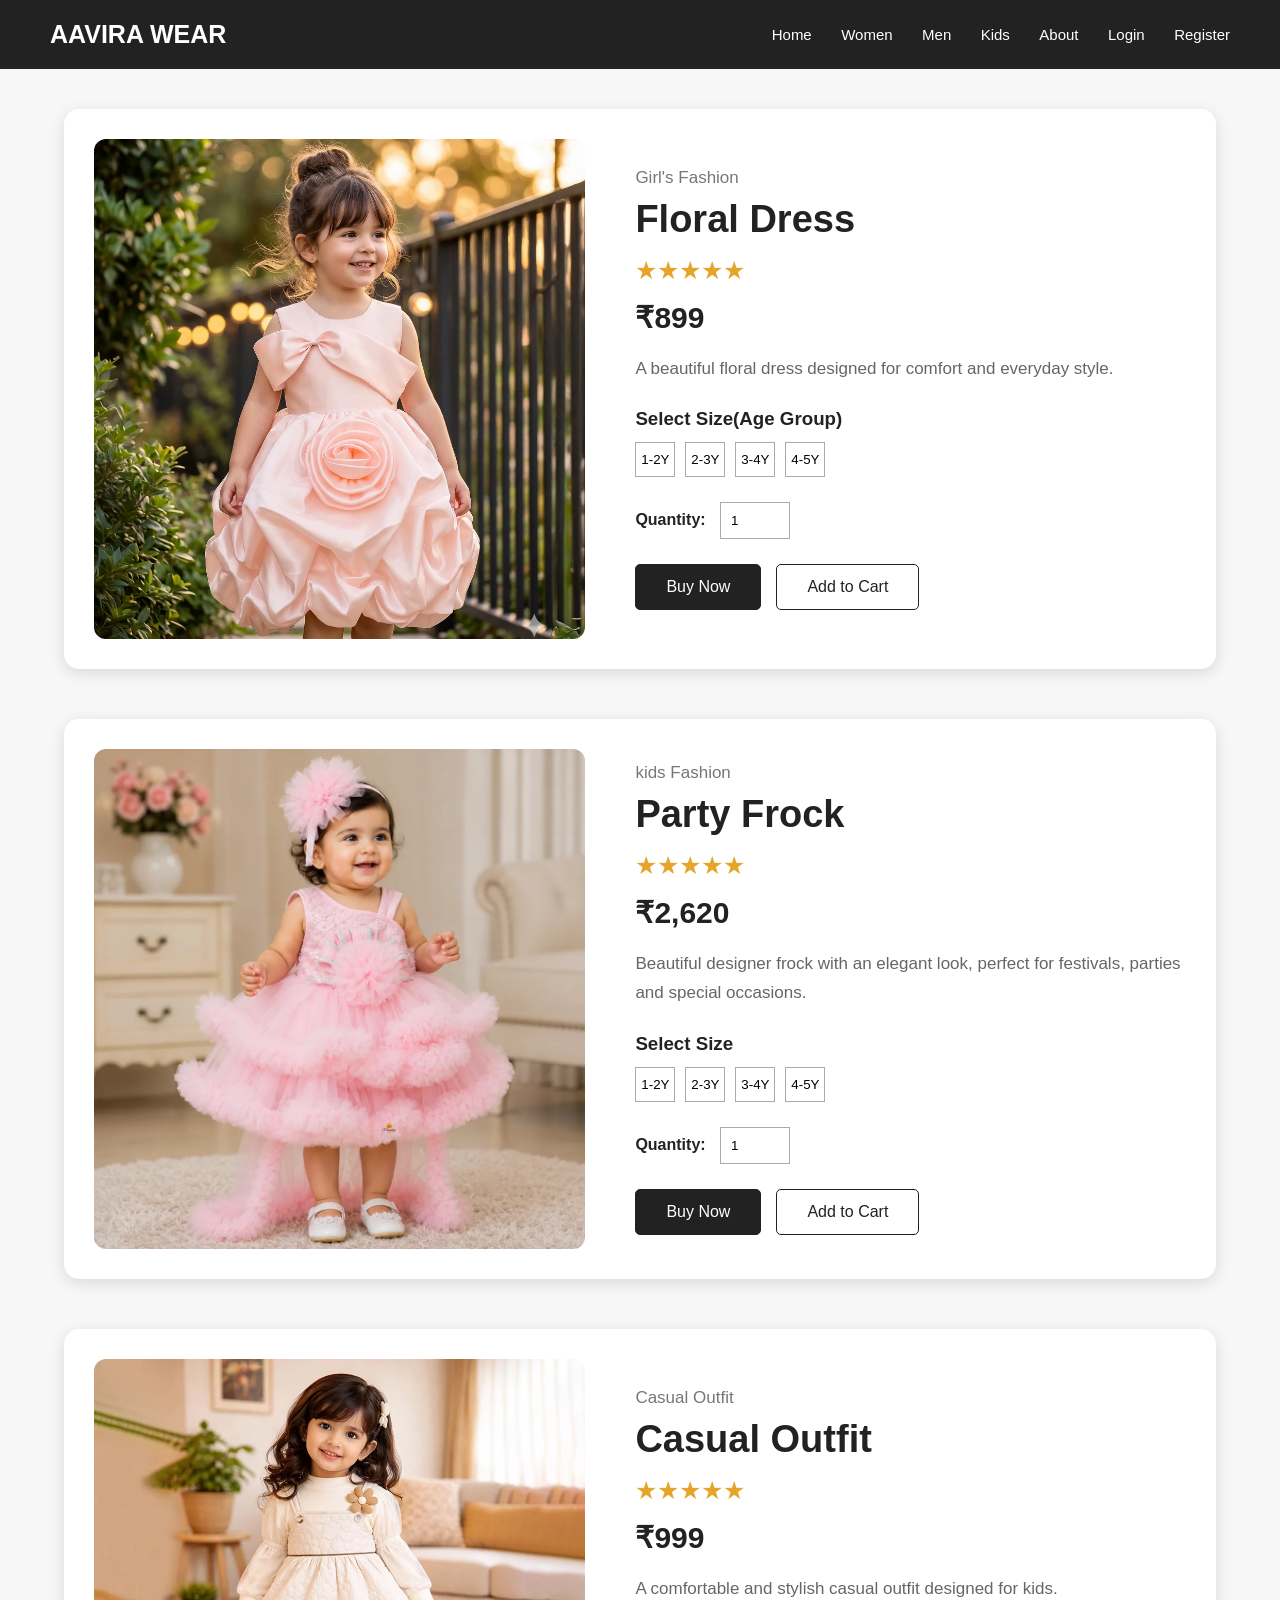
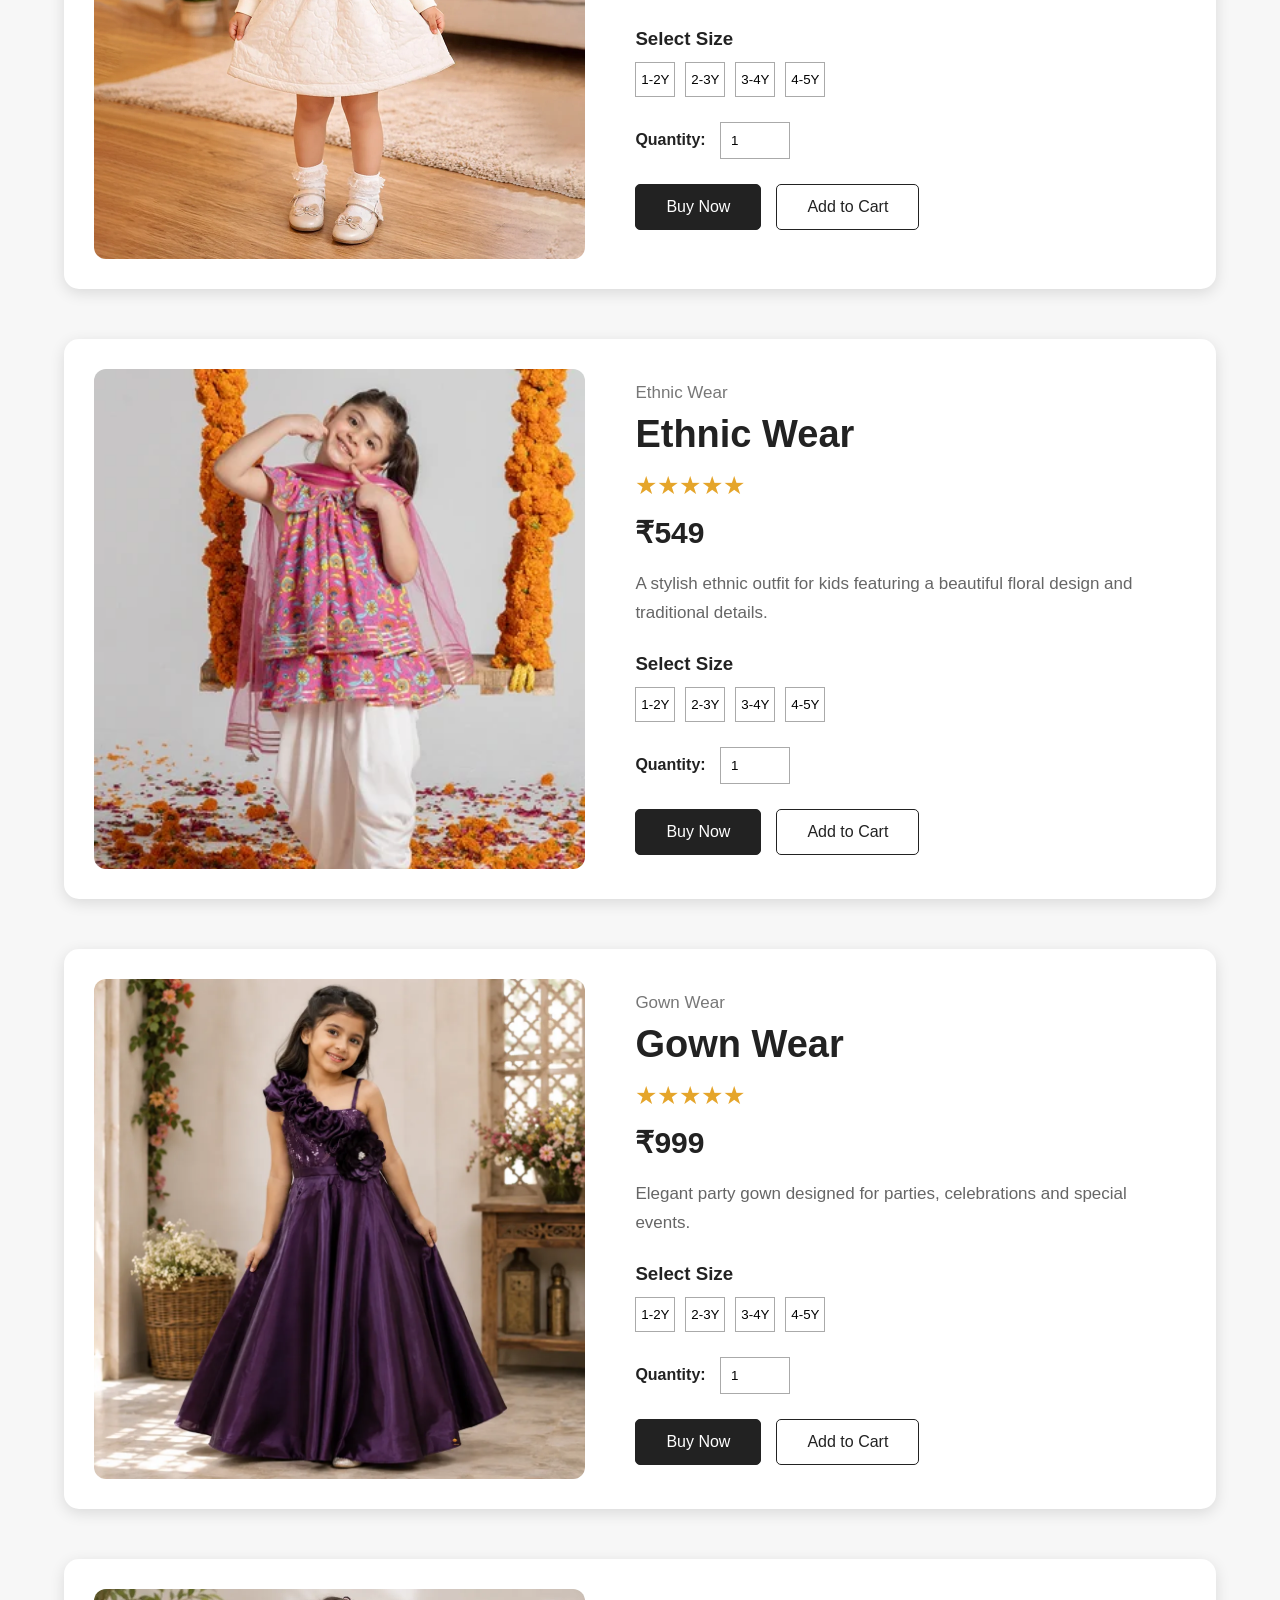
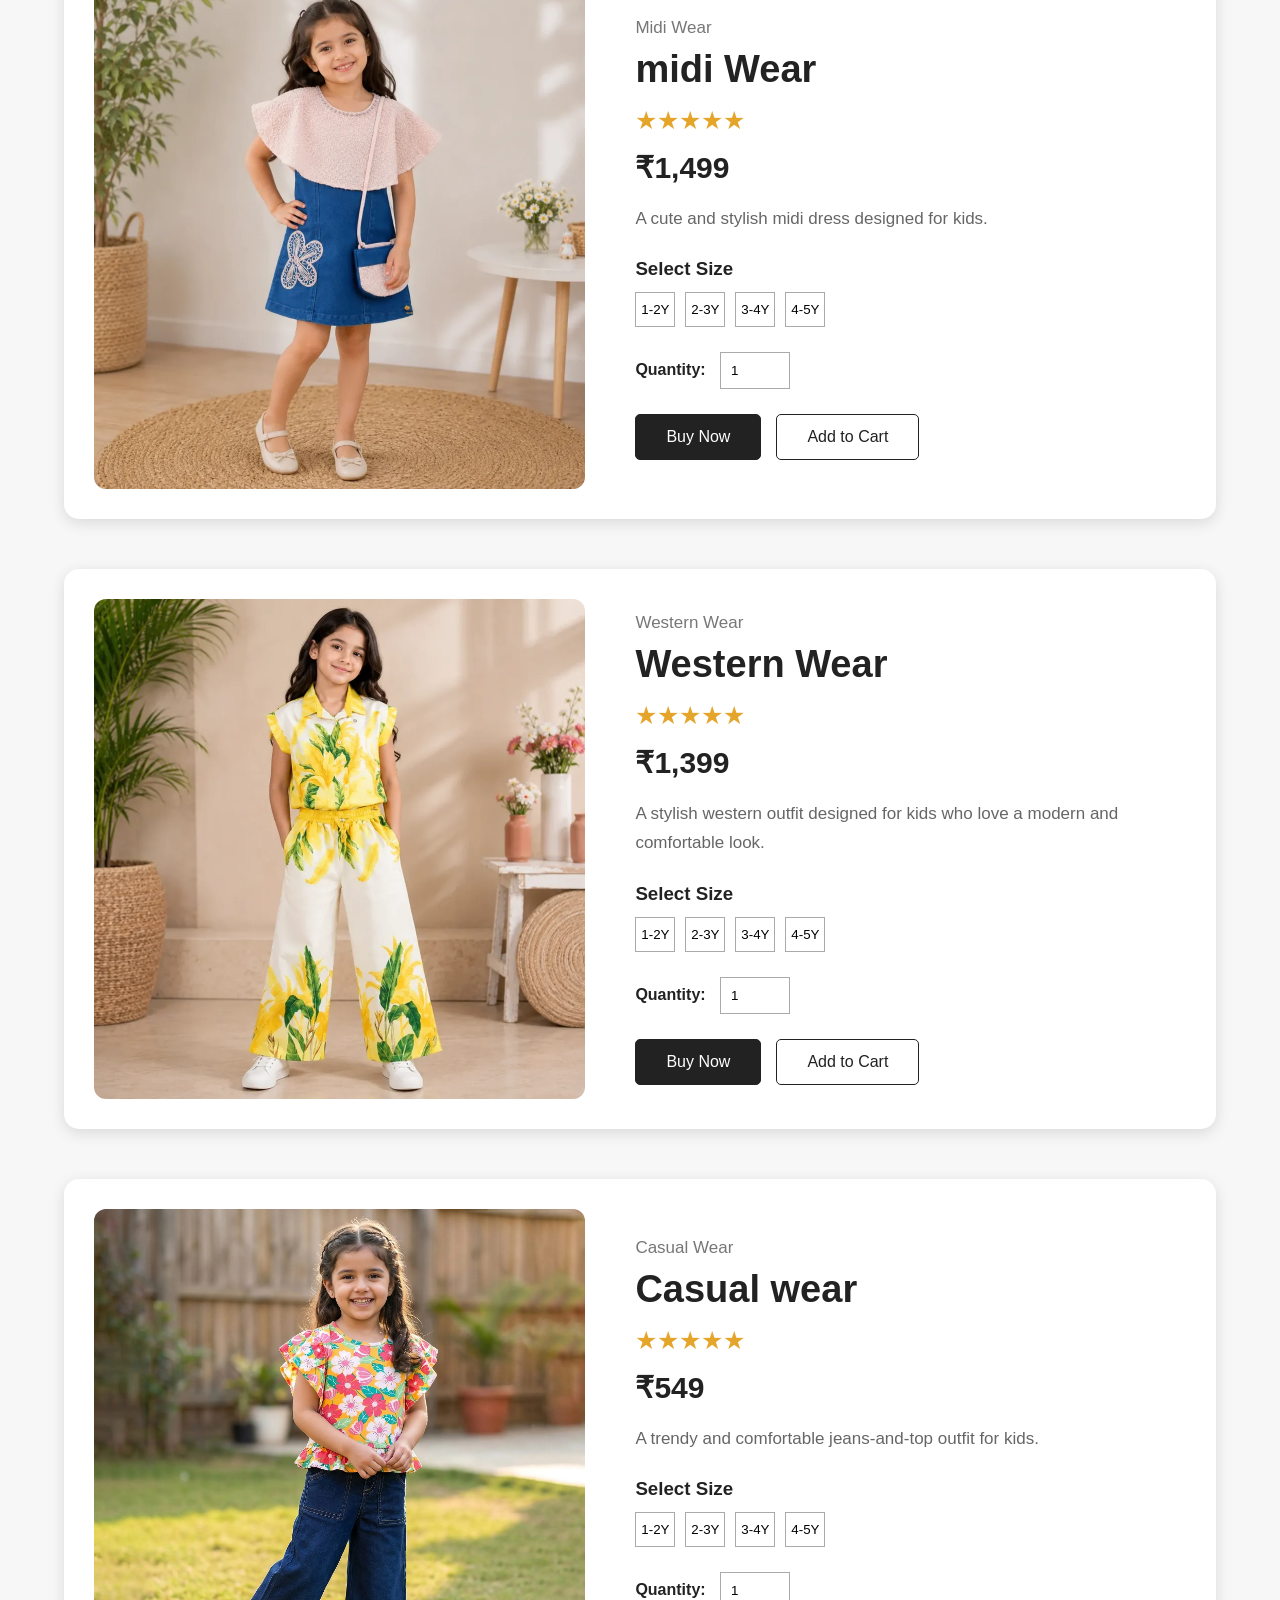
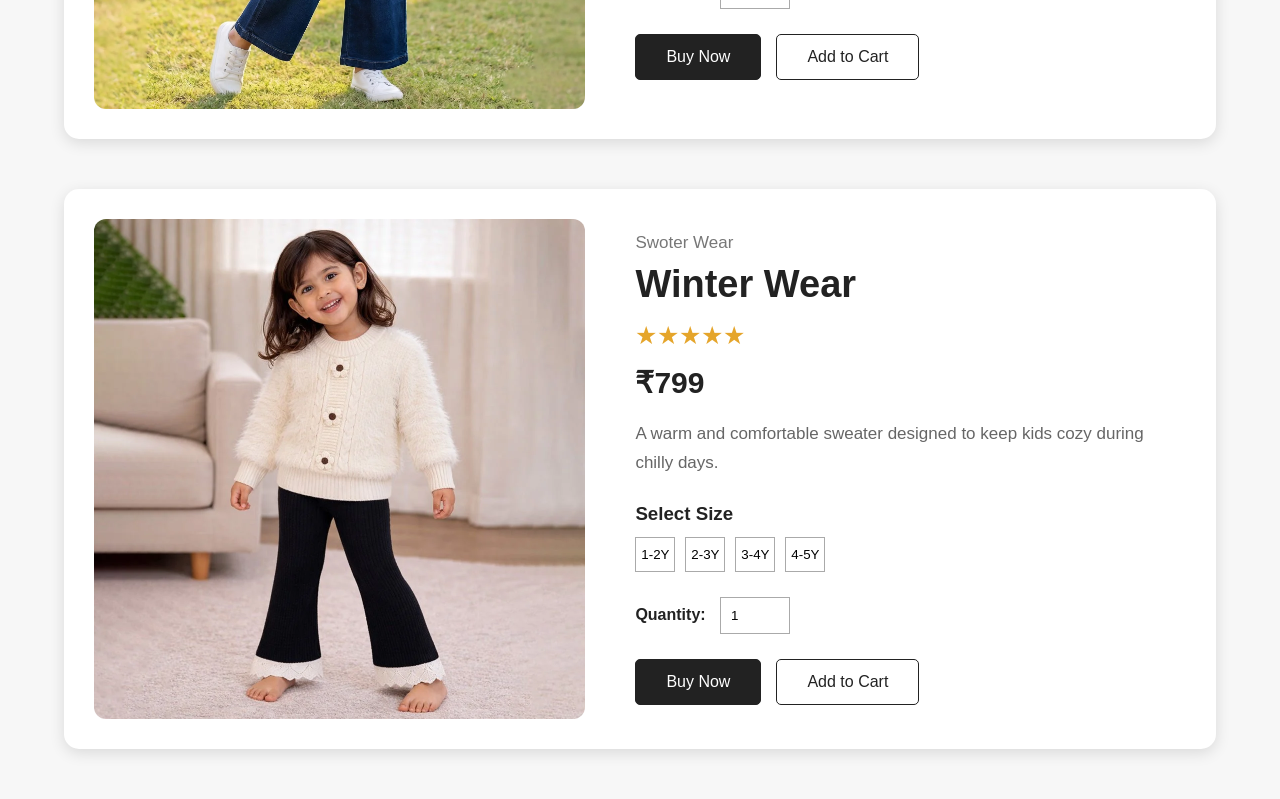
<file: pages/product-details-girl-kids.html>
<!DOCTYPE html>
<html lang="en">
<head>
    <meta charset="UTF-8">
    <meta name="viewport" content="width=device-width, initial-scale=1.0">
    <title>Cloth Shop | Product Details</title>
    <link rel="stylesheet" href="../css/product-details-girl-kids.css">
</head>
<body>
     <header>
        <div class="logo">AAVIRA WEAR</div>

       <nav>
        <a href="../index.html">Home</a>
        <a href="../pages/women.html">Women</a>
        <a href="../pages/men.html">Men</a>
        <a href="../pages/kids.html">Kids</a>
        <a href="../pages/about.html">About</a>
        <a href="../pages/login.html">Login</a>
        <a href="../pages/registration.html">Register</a>
    </nav>
    </header>
     <section class="products-details">
        <div class="product-detail">
            <img src="../img/girl-kids/Floral Dress.jpg" alt="Floral Dress">

            <div class="product-info">
                <p class="category">Girl's Fashion</p>
                <h1>Floral Dress</h1>

                <div class="rating">★★★★★</div>

                <h2>₹899</h2>

                <p>
                    A beautiful floral dress designed for comfort and everyday style.
                </p>

                <h3>Select Size(Age Group)</h3>

                <div class="sizes">
                    <button>1-2Y</button>
                    <button>2-3Y</button>
                    <button>3-4Y</button>
                    <button>4-5Y</button>
                </div>

                <label>Quantity:</label>
                <input type="number" value="1" min="1">

                <div class="buttons">
                    <button class="buy">Buy Now</button>
                    <button class="cart">Add to Cart</button>
                </div>
            </div>
        </div>

        <div class="product-detail">
            <img src="../img/girl-kids/Party Frock.jpg" alt="Party Frock">

            <div class="product-info">
                <p class="category">kids Fashion</p>
                <h1>Party Frock</h1>

                <div class="rating">★★★★★</div>

                <h2>₹2,620</h2>

                <p>
                   Beautiful designer frock with an elegant look,
                    perfect for festivals, parties and special occasions. 
                </p>

                <h3>Select Size</h3>

                <div class="sizes">
                     <button>1-2Y</button>
                    <button>2-3Y</button>
                    <button>3-4Y</button>
                    <button>4-5Y</button>
                </div>

                <label>Quantity:</label>
                <input type="number" value="1" min="1">

                <div class="buttons">
                    <button class="buy">Buy Now</button>
                    <button class="cart">Add to Cart</button>
                </div>
            </div>
        </div>

        <div class="product-detail">
            <img src="../img/girl-kids/Casual Outfit.jpg" alt="Casual Outfit">

            <div class="product-info">
                <p class="category">Casual Outfit</p>
                <h1>Casual Outfit</h1>

                <div class="rating">★★★★★</div>

                <h2>₹999</h2>

                <p>
                   A comfortable and stylish casual outfit designed for kids. 
                </p>

                <h3>Select Size</h3>

                <div class="sizes">
                     <button>1-2Y</button>
                    <button>2-3Y</button>
                    <button>3-4Y</button>
                    <button>4-5Y</button>
                </div>

                <label>Quantity:</label>
                <input type="number" value="1" min="1">

                <div class="buttons">
                    <button class="buy">Buy Now</button>
                    <button class="cart">Add to Cart</button>
                </div>
            </div>
        </div>

        <div class="product-detail">
            <img src="../img/girl-kids/ethnic.jpg" alt="ethnic wear">

            <div class="product-info">
                <p class="category">Ethnic Wear</p>
                <h1>Ethnic Wear</h1>

                <div class="rating">★★★★★</div>

                <h2>₹549</h2>

                <p>
                    A stylish ethnic outfit for kids featuring a beautiful floral design and traditional details.
                </p>

                <h3>Select Size</h3>

                <div class="sizes">
                    <button>1-2Y</button>
                    <button>2-3Y</button>
                    <button>3-4Y</button>
                    <button>4-5Y</button>
                </div>

                <label>Quantity:</label>
                <input type="number" value="1" min="1">

                <div class="buttons">
                    <button class="buy">Buy Now</button>
                    <button class="cart">Add to Cart</button>
                </div>
            </div>
        </div>

        <div class="product-detail">
            <img src="../img/girl-kids/gown.jpg" alt="grown wear">

            <div class="product-info">
                <p class="category">Gown Wear</p>
                <h1>Gown Wear</h1>

                <div class="rating">★★★★★</div>

                <h2>₹999</h2>

                <p>
                    Elegant party gown designed for parties,
                    celebrations and special events.
                </p>

                <h3>Select Size</h3>

                <div class="sizes">
                    <button>1-2Y</button>
                    <button>2-3Y</button>
                    <button>3-4Y</button>
                    <button>4-5Y</button>
                </div>

                <label>Quantity:</label>
                <input type="number" value="1" min="1">

                <div class="buttons">
                    <button class="buy">Buy Now</button>
                    <button class="cart">Add to Cart</button>
                </div>
            </div>
        </div>

        <div class="product-detail">
            <img src="../img/girl-kids/midi.jpg" alt="midi wear">

            <div class="product-info">
                <p class="category">Midi Wear</p>
                <h1>midi Wear</h1>

                <div class="rating">★★★★★</div>

                <h2>₹1,499</h2>

                <p>
                   A cute and stylish midi dress designed for kids.
                </p>

                <h3>Select Size</h3>

                <div class="sizes">
                     <button>1-2Y</button>
                    <button>2-3Y</button>
                    <button>3-4Y</button>
                    <button>4-5Y</button>
                </div>

                <label>Quantity:</label>
                <input type="number" value="1" min="1">

                <div class="buttons">
                    <button class="buy">Buy Now</button>
                    <button class="cart">Add to Cart</button>
                </div>
            </div>
        </div>

        <div class="product-detail">
            <img src="../img/girl-kids/western.jpg" alt="western wear">

            <div class="product-info">
                <p class="category">Western Wear</p>
                <h1>Western Wear</h1>

                <div class="rating">★★★★★</div>

                <h2>₹1,399</h2>

                <p>
                   A stylish western outfit designed for kids who love a modern and comfortable look.
                </p>

                <h3>Select Size</h3>

                <div class="sizes">
                   <button>1-2Y</button>
                    <button>2-3Y</button>
                    <button>3-4Y</button>
                    <button>4-5Y</button>
                </div>

                <label>Quantity:</label>
                <input type="number" value="1" min="1">

                <div class="buttons">
                    <button class="buy">Buy Now</button>
                    <button class="cart">Add to Cart</button>
                </div>
            </div>
        </div>

        <div class="product-detail">
            <img src="../img/girl-kids/jeantop.jpg" alt="jeantop">

            <div class="product-info">
                <p class="category">Casual Wear</p>
                <h1>Casual wear</h1>

                <div class="rating">★★★★★</div>

                <h2>₹549</h2>

                <p>
                    A trendy and comfortable jeans-and-top outfit for kids.
                </p>

                <h3>Select Size</h3>

                <div class="sizes">
                    <button>1-2Y</button>
                    <button>2-3Y</button>
                    <button>3-4Y</button>
                    <button>4-5Y</button>
                </div>

                <label>Quantity:</label>
                <input type="number" value="1" min="1">

                <div class="buttons">
                    <button class="buy">Buy Now</button>
                    <button class="cart">Add to Cart</button>
                </div>
            </div>
        </div>

        <div class="product-detail">
            <img src="../img/girl-kids/swoter.jpg" alt="swoter">

            <div class="product-info">
                <p class="category">Swoter Wear</p>
                <h1>Winter Wear</h1>

                <div class="rating">★★★★★</div>

                <h2>₹799</h2>

                <p>
                    A warm and comfortable sweater designed to keep kids cozy during chilly days.
                </p>

                <h3>Select Size</h3>

                <div class="sizes">
                    <button>1-2Y</button>
                    <button>2-3Y</button>
                    <button>3-4Y</button>
                    <button>4-5Y</button>
                </div>

                <label>Quantity:</label>
                <input type="number" value="1" min="1">

                <div class="buttons">
                    <button class="buy">Buy Now</button>
                    <button class="cart">Add to Cart</button>
                </div>
            </div>
        </div>
    </section>
</body>
</html>
</file>
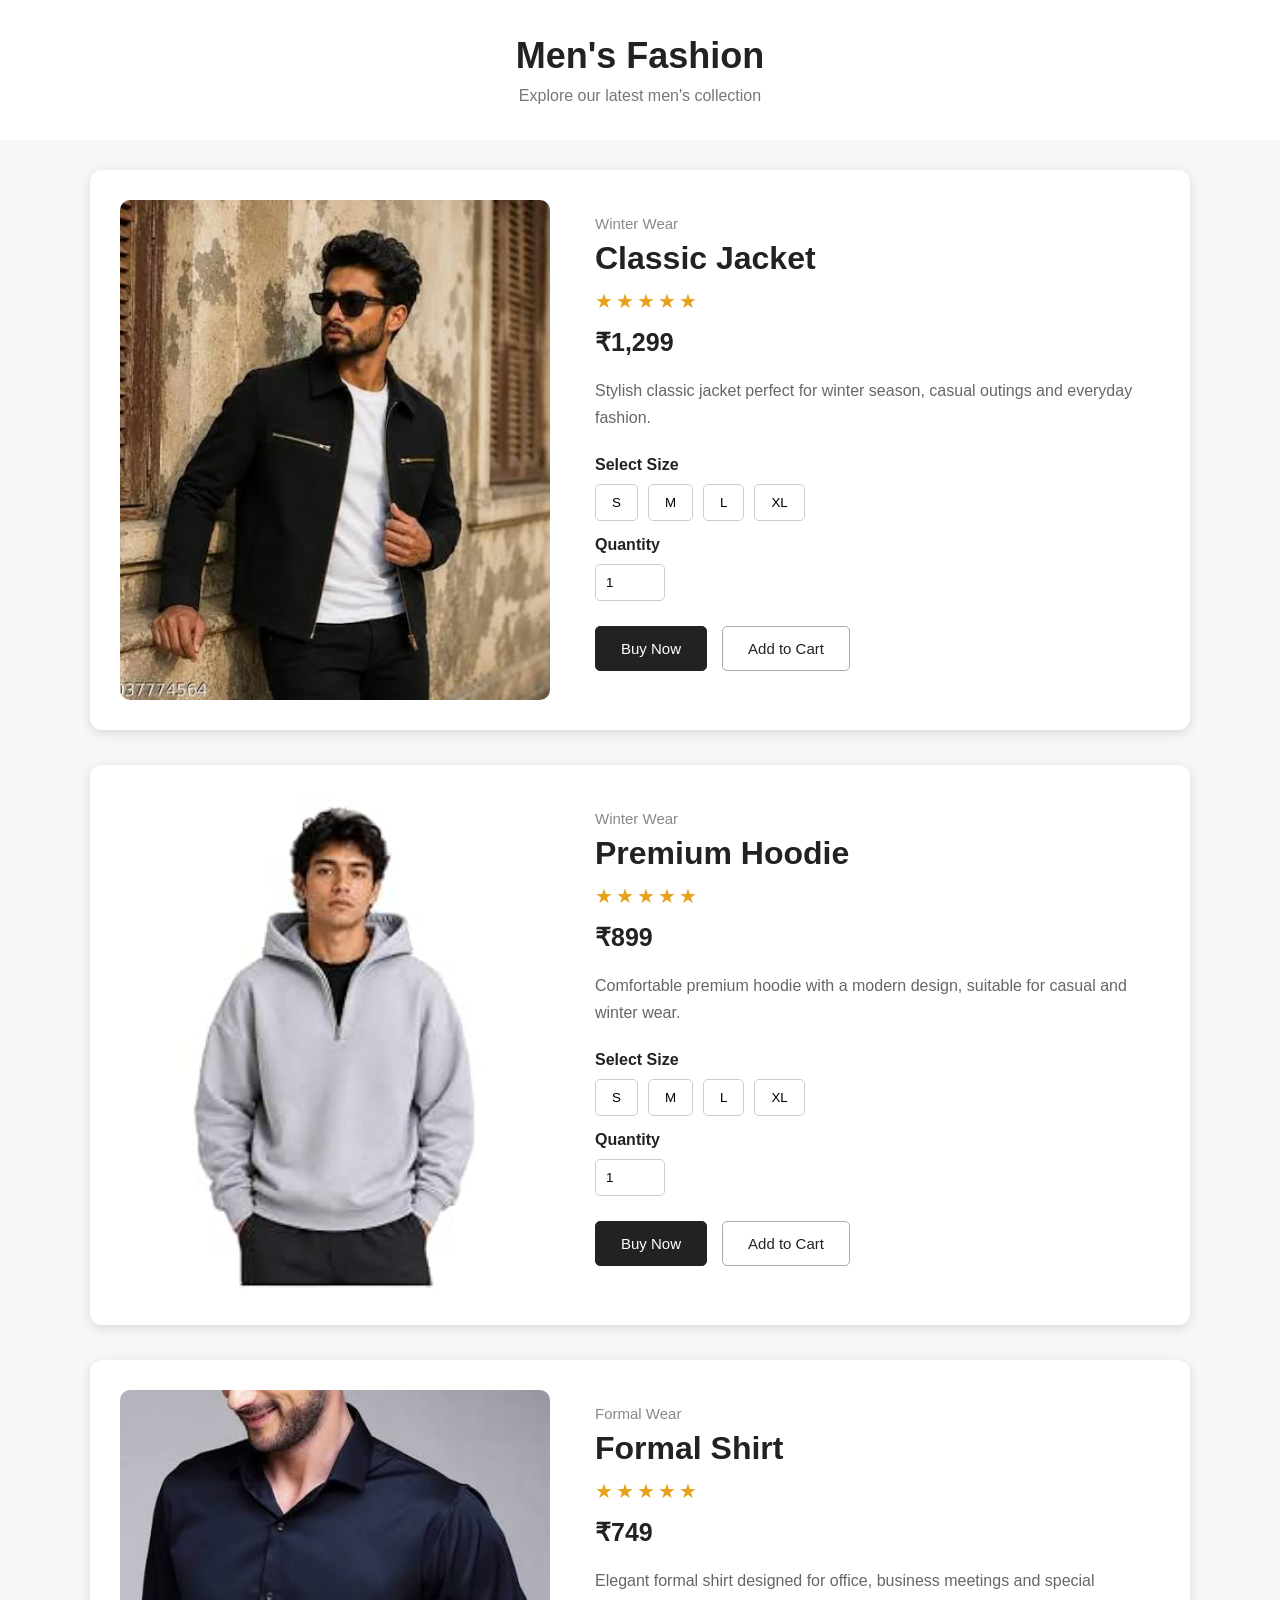
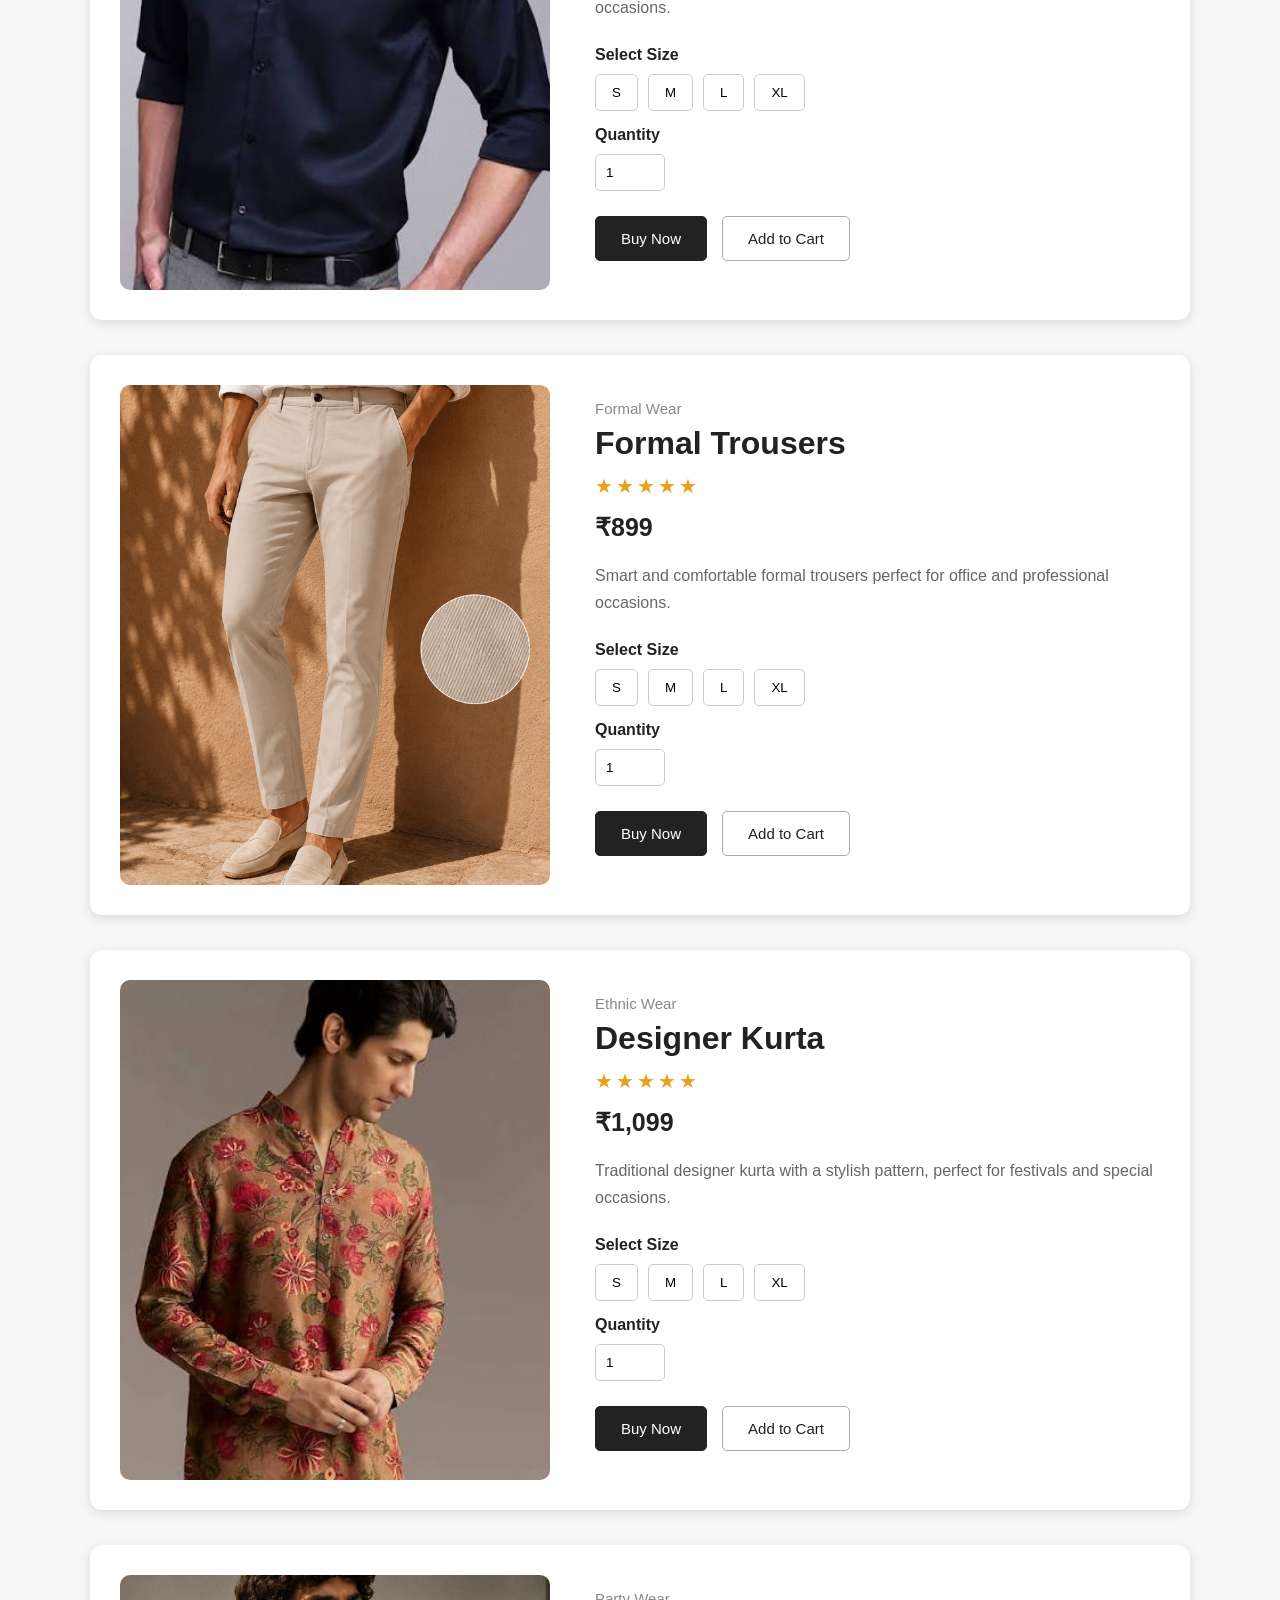
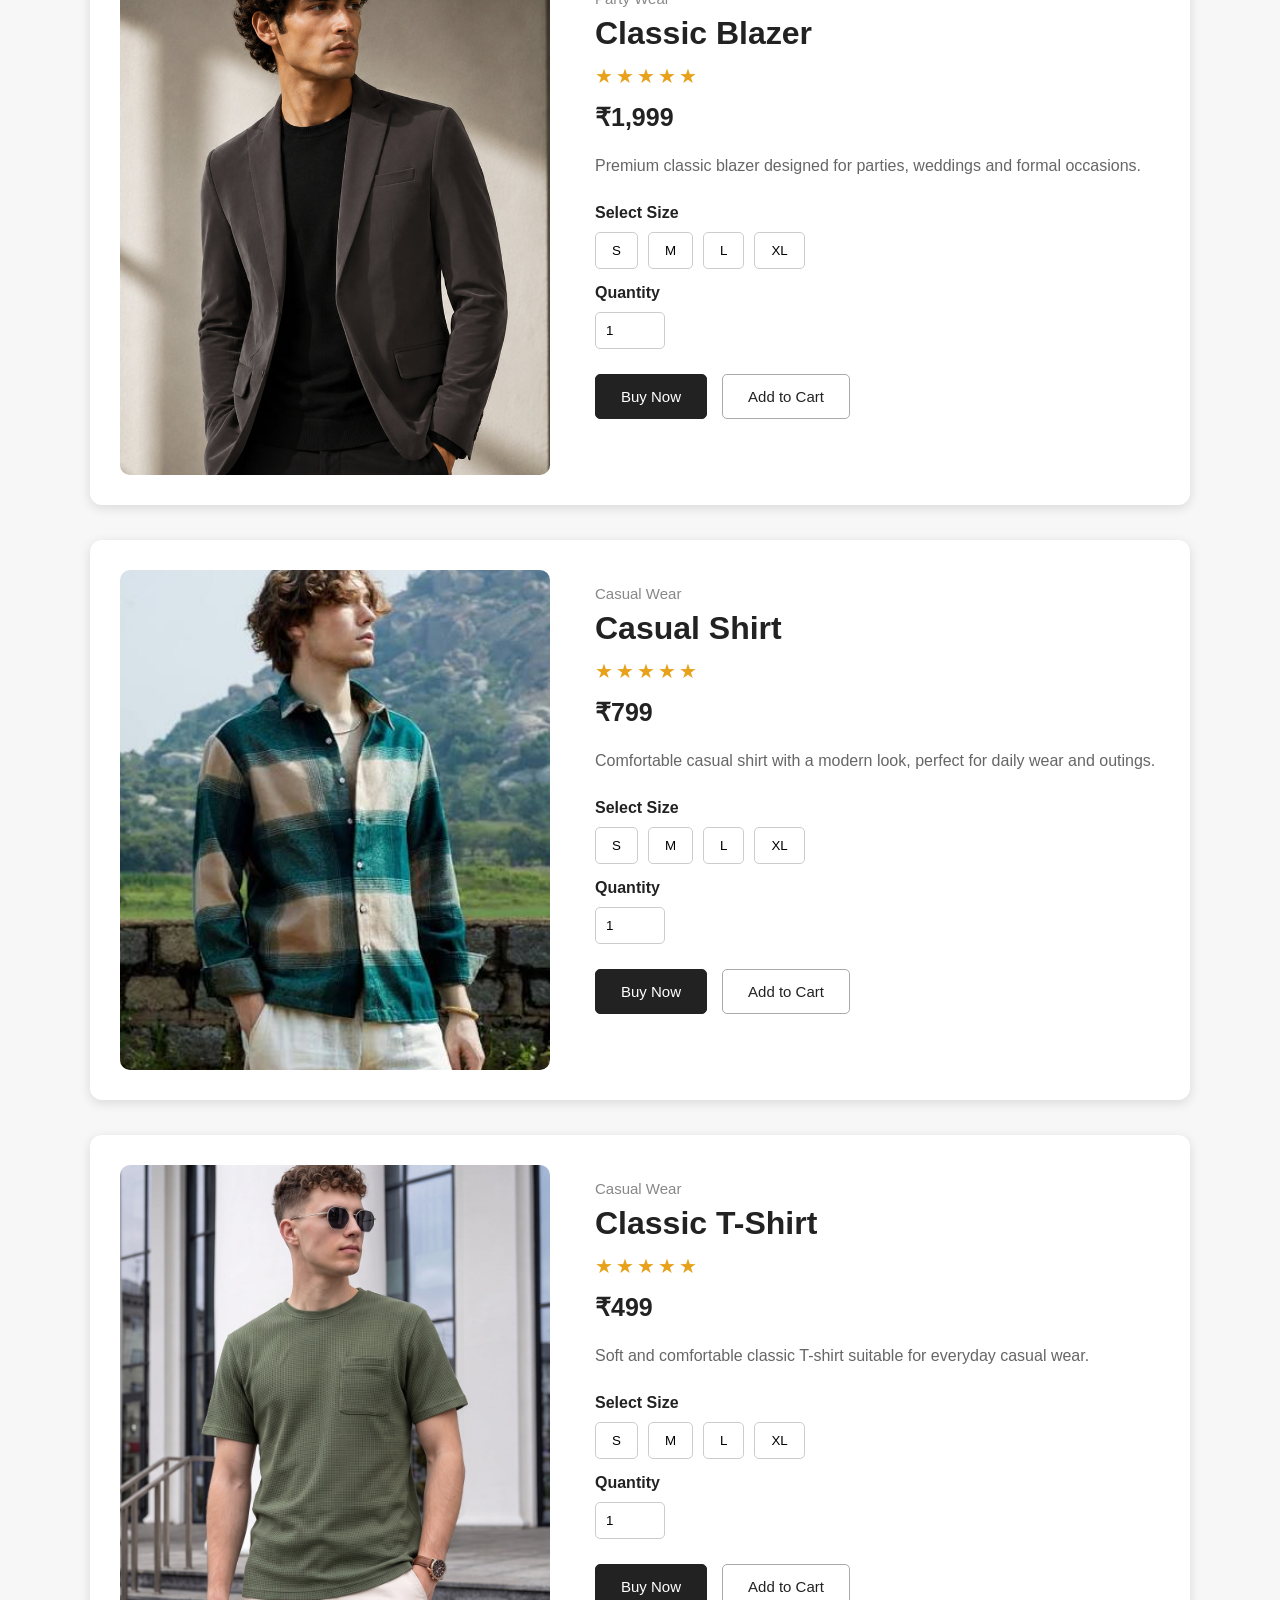
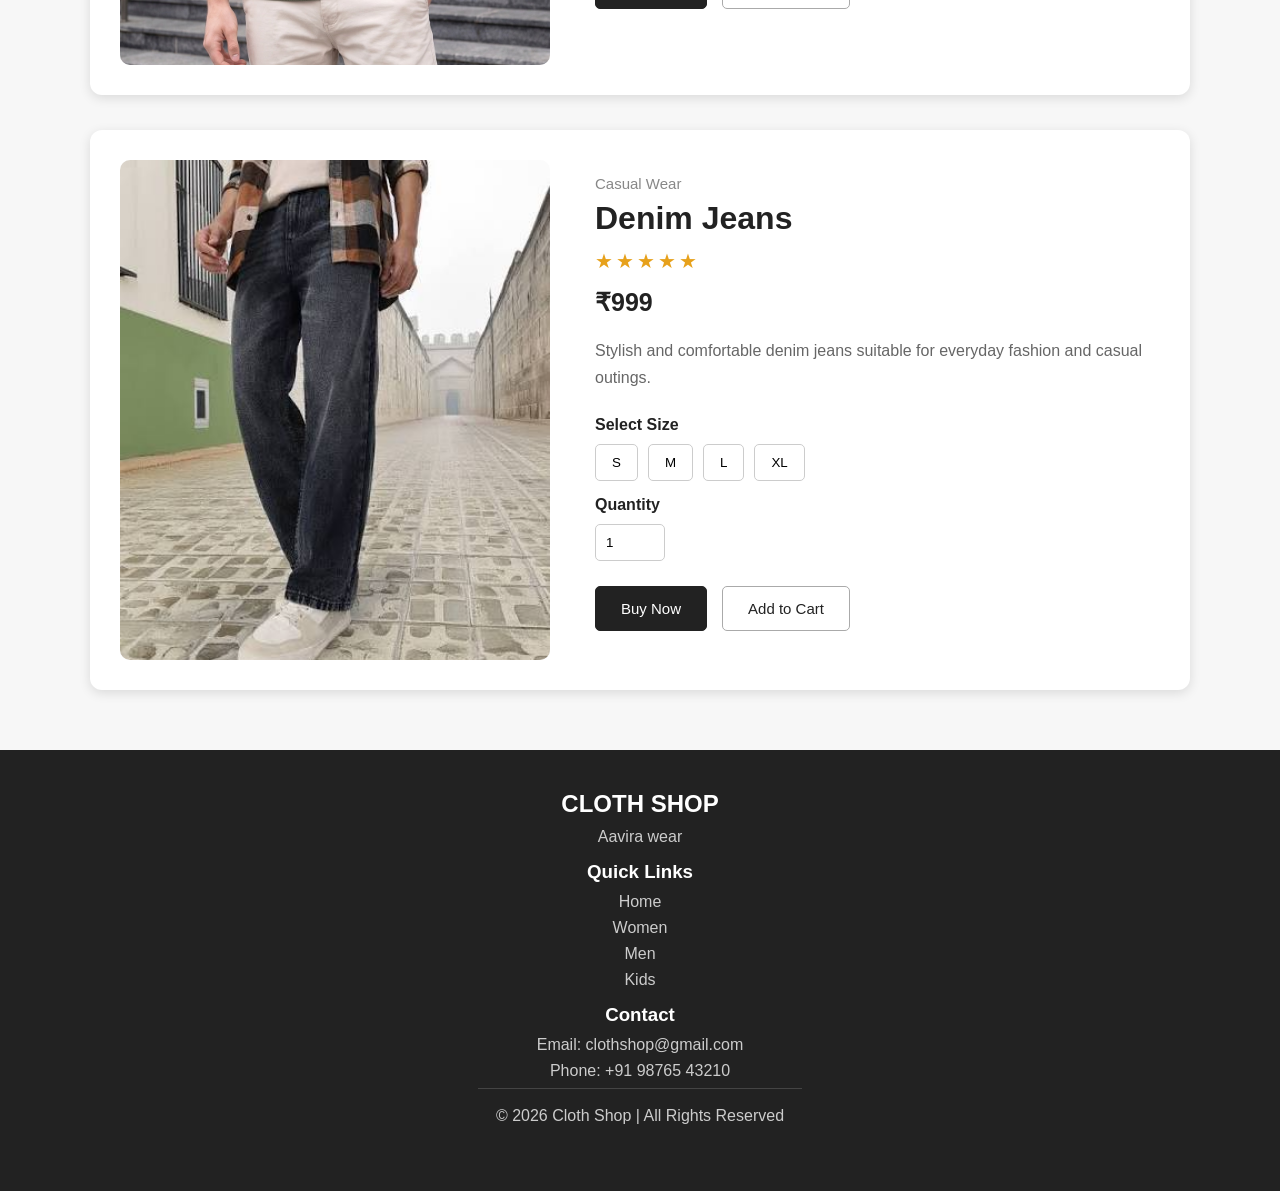
<file: pages/project-details-men.html>
<!DOCTYPE html>
<html lang="en">
<head>
    <meta charset="UTF-8">
    <meta name="viewport" content="width=device-width, initial-scale=1.0">
    <title>Men's Product Details</title>

    <link rel="stylesheet" href="../css/project-details-men.css">
</head>

<body>

    <header>
        <h1>Men's Fashion</h1>
        <p>Explore our latest men's collection</p>
    </header>

    <main class="product-container">
        <div class="product-detail">
            <img src="../img/men/classic jacket.png" alt="Classic Jacket">

            <div class="product-info">
                <p class="category">Winter Wear</p>
                <h2>Classic Jacket</h2>

                <div class="rating">★★★★★</div>

                <h3>₹1,299</h3>

                <p class="description">
                    Stylish classic jacket perfect for winter season,
                    casual outings and everyday fashion.
                </p>

                <label>Select Size</label>
                <div class="sizes">
                    <button>S</button>
                    <button>M</button>
                    <button>L</button>
                    <button>XL</button>
                </div>

                <label>Quantity</label>
                <input type="number" value="1" min="1">

                <div class="buttons">
                    <button class="buy-btn">Buy Now</button>
                    <button class="cart-btn">Add to Cart</button>
                </div>
            </div>
        </div>
        <div class="product-detail">
            <img src="../img/men/hoddie.png" alt="Premium Hoodie">

            <div class="product-info">
                <p class="category">Winter Wear</p>
                <h2>Premium Hoodie</h2>

                <div class="rating">★★★★★</div>

                <h3>₹899</h3>

                <p class="description">
                    Comfortable premium hoodie with a modern design,
                    suitable for casual and winter wear.
                </p>

                <label>Select Size</label>
                <div class="sizes">
                    <button>S</button>
                    <button>M</button>
                    <button>L</button>
                    <button>XL</button>
                </div>

                <label>Quantity</label>
                <input type="number" value="1" min="1">

                <div class="buttons">
                    <button class="buy-btn">Buy Now</button>
                    <button class="cart-btn">Add to Cart</button>
                </div>
            </div>
        </div>

        <div class="product-detail">
            <img src="../img/men/formal shirt.png" alt="Formal Shirt">

            <div class="product-info">
                <p class="category">Formal Wear</p>
                <h2>Formal Shirt</h2>

                <div class="rating">★★★★★</div>

                <h3>₹749</h3>

                <p class="description">
                    Elegant formal shirt designed for office,
                    business meetings and special occasions.
                </p>

                <label>Select Size</label>
                <div class="sizes">
                    <button>S</button>
                    <button>M</button>
                    <button>L</button>
                    <button>XL</button>
                </div>

                <label>Quantity</label>
                <input type="number" value="1" min="1">

                <div class="buttons">
                    <button class="buy-btn">Buy Now</button>
                    <button class="cart-btn">Add to Cart</button>
                </div>
            </div>
        </div>
        <div class="product-detail">
            <img src="../img/men/trouser.png" alt="Formal Trousers">

            <div class="product-info">
                <p class="category">Formal Wear</p>
                <h2>Formal Trousers</h2>

                <div class="rating">★★★★★</div>

                <h3>₹899</h3>

                <p class="description">
                    Smart and comfortable formal trousers perfect
                    for office and professional occasions.
                </p>

                <label>Select Size</label>
                <div class="sizes">
                    <button>S</button>
                    <button>M</button>
                    <button>L</button>
                    <button>XL</button>
                </div>

                <label>Quantity</label>
                <input type="number" value="1" min="1">

                <div class="buttons">
                    <button class="buy-btn">Buy Now</button>
                    <button class="cart-btn">Add to Cart</button>
                </div>
            </div>
        </div>

        <div class="product-detail">
            <img src="../img/men/designerkurtaa.png" alt="Designer Kurta">

            <div class="product-info">
                <p class="category">Ethnic Wear</p>
                <h2>Designer Kurta</h2>

                <div class="rating">★★★★★</div>

                <h3>₹1,099</h3>

                <p class="description">
                    Traditional designer kurta with a stylish pattern,
                    perfect for festivals and special occasions.
                </p>

                <label>Select Size</label>
                <div class="sizes">
                    <button>S</button>
                    <button>M</button>
                    <button>L</button>
                    <button>XL</button>
                </div>

                <label>Quantity</label>
                <input type="number" value="1" min="1">

                <div class="buttons">
                    <button class="buy-btn">Buy Now</button>
                    <button class="cart-btn">Add to Cart</button>
                </div>
            </div>
        </div>

        <div class="product-detail">
            <img src="../img/men/blaser.png" alt="Classic Blazer">

            <div class="product-info">
                <p class="category">Party Wear</p>
                <h2>Classic Blazer</h2>

                <div class="rating">★★★★★</div>

                <h3>₹1,999</h3>

                <p class="description">
                    Premium classic blazer designed for parties,
                    weddings and formal occasions.
                </p>

                <label>Select Size</label>
                <div class="sizes">
                    <button>S</button>
                    <button>M</button>
                    <button>L</button>
                    <button>XL</button>
                </div>

                <label>Quantity</label>
                <input type="number" value="1" min="1">

                <div class="buttons">
                    <button class="buy-btn">Buy Now</button>
                    <button class="cart-btn">Add to Cart</button>
                </div>
            </div>
        </div>

        <div class="product-detail">
            <img src="../img/men/causalshirt.png" alt="Casual Shirt">

            <div class="product-info">
                <p class="category">Casual Wear</p>
                <h2>Casual Shirt</h2>

                <div class="rating">★★★★★</div>

                <h3>₹799</h3>

                <p class="description">
                    Comfortable casual shirt with a modern look,
                    perfect for daily wear and outings.
                </p>

                <label>Select Size</label>
                <div class="sizes">
                    <button>S</button>
                    <button>M</button>
                    <button>L</button>
                    <button>XL</button>
                </div>

                <label>Quantity</label>
                <input type="number" value="1" min="1">

                <div class="buttons">
                    <button class="buy-btn">Buy Now</button>
                    <button class="cart-btn">Add to Cart</button>
                </div>
            </div>
        </div>

        <div class="product-detail">
            <img src="../img/men/classic tshirt.png" alt="Classic T-Shirt">

            <div class="product-info">
                <p class="category">Casual Wear</p>
                <h2>Classic T-Shirt</h2>

                <div class="rating">★★★★★</div>

                <h3>₹499</h3>

                <p class="description">
                    Soft and comfortable classic T-shirt suitable
                    for everyday casual wear.
                </p>

                <label>Select Size</label>
                <div class="sizes">
                    <button>S</button>
                    <button>M</button>
                    <button>L</button>
                    <button>XL</button>
                </div>

                <label>Quantity</label>
                <input type="number" value="1" min="1">

                <div class="buttons">
                    <button class="buy-btn">Buy Now</button>
                    <button class="cart-btn">Add to Cart</button>
                </div>
            </div>
        </div>

        <div class="product-detail">
            <img src="../img/men/denim jeans.png" alt="Denim Jeans">

            <div class="product-info">
                <p class="category">Casual Wear</p>
                <h2>Denim Jeans</h2>

                <div class="rating">★★★★★</div>

                <h3>₹999</h3>

                <p class="description">
                    Stylish and comfortable denim jeans suitable
                    for everyday fashion and casual outings.
                </p>

                <label>Select Size</label>
                <div class="sizes">
                    <button>S</button>
                    <button>M</button>
                    <button>L</button>
                    <button>XL</button>
                </div>

                <label>Quantity</label>
                <input type="number" value="1" min="1">

                <div class="buttons">
                    <button class="buy-btn">Buy Now</button>
                    <button class="cart-btn">Add to Cart</button>
                </div>
            </div>
        </div>

    </main>
<footer>
    <div class="footer-content">

        <div>
            <h2>CLOTH SHOP</h2>
            <p>Aavira wear</p>
             <div>
            <h3>Quick Links</h3>
            <a href="index.html">Home</a>
            <a href="women.html">Women</a>
            <a href="men.html">Men</a>
            <a href="kids.html">Kids</a>
             </div>

            <h3>Contact</h3>
            <p>Email: clothshop@gmail.com</p>
            <p>Phone: +91 98765 43210</p>

    <div class="copyright">
        <p>© 2026 Cloth Shop | All Rights Reserved</p>
    </div>

</footer>


</body>
</html>
</file>
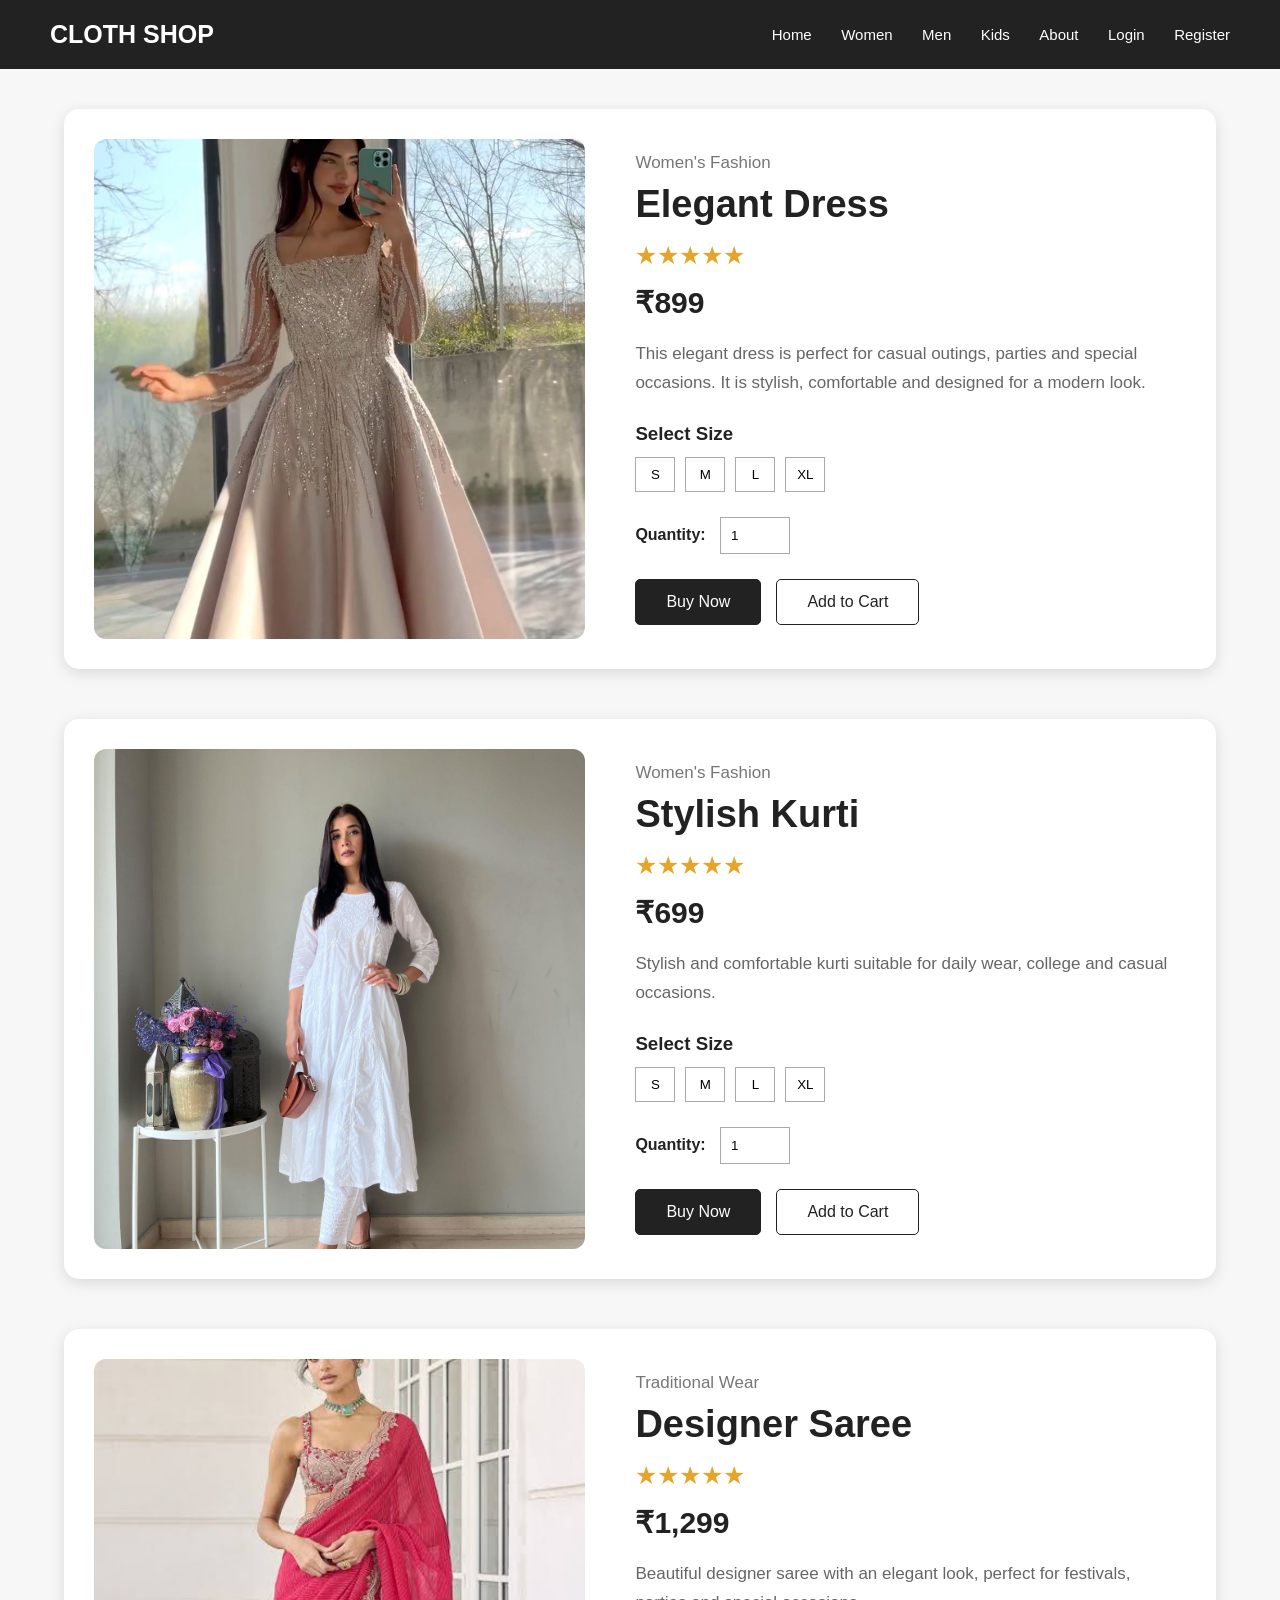
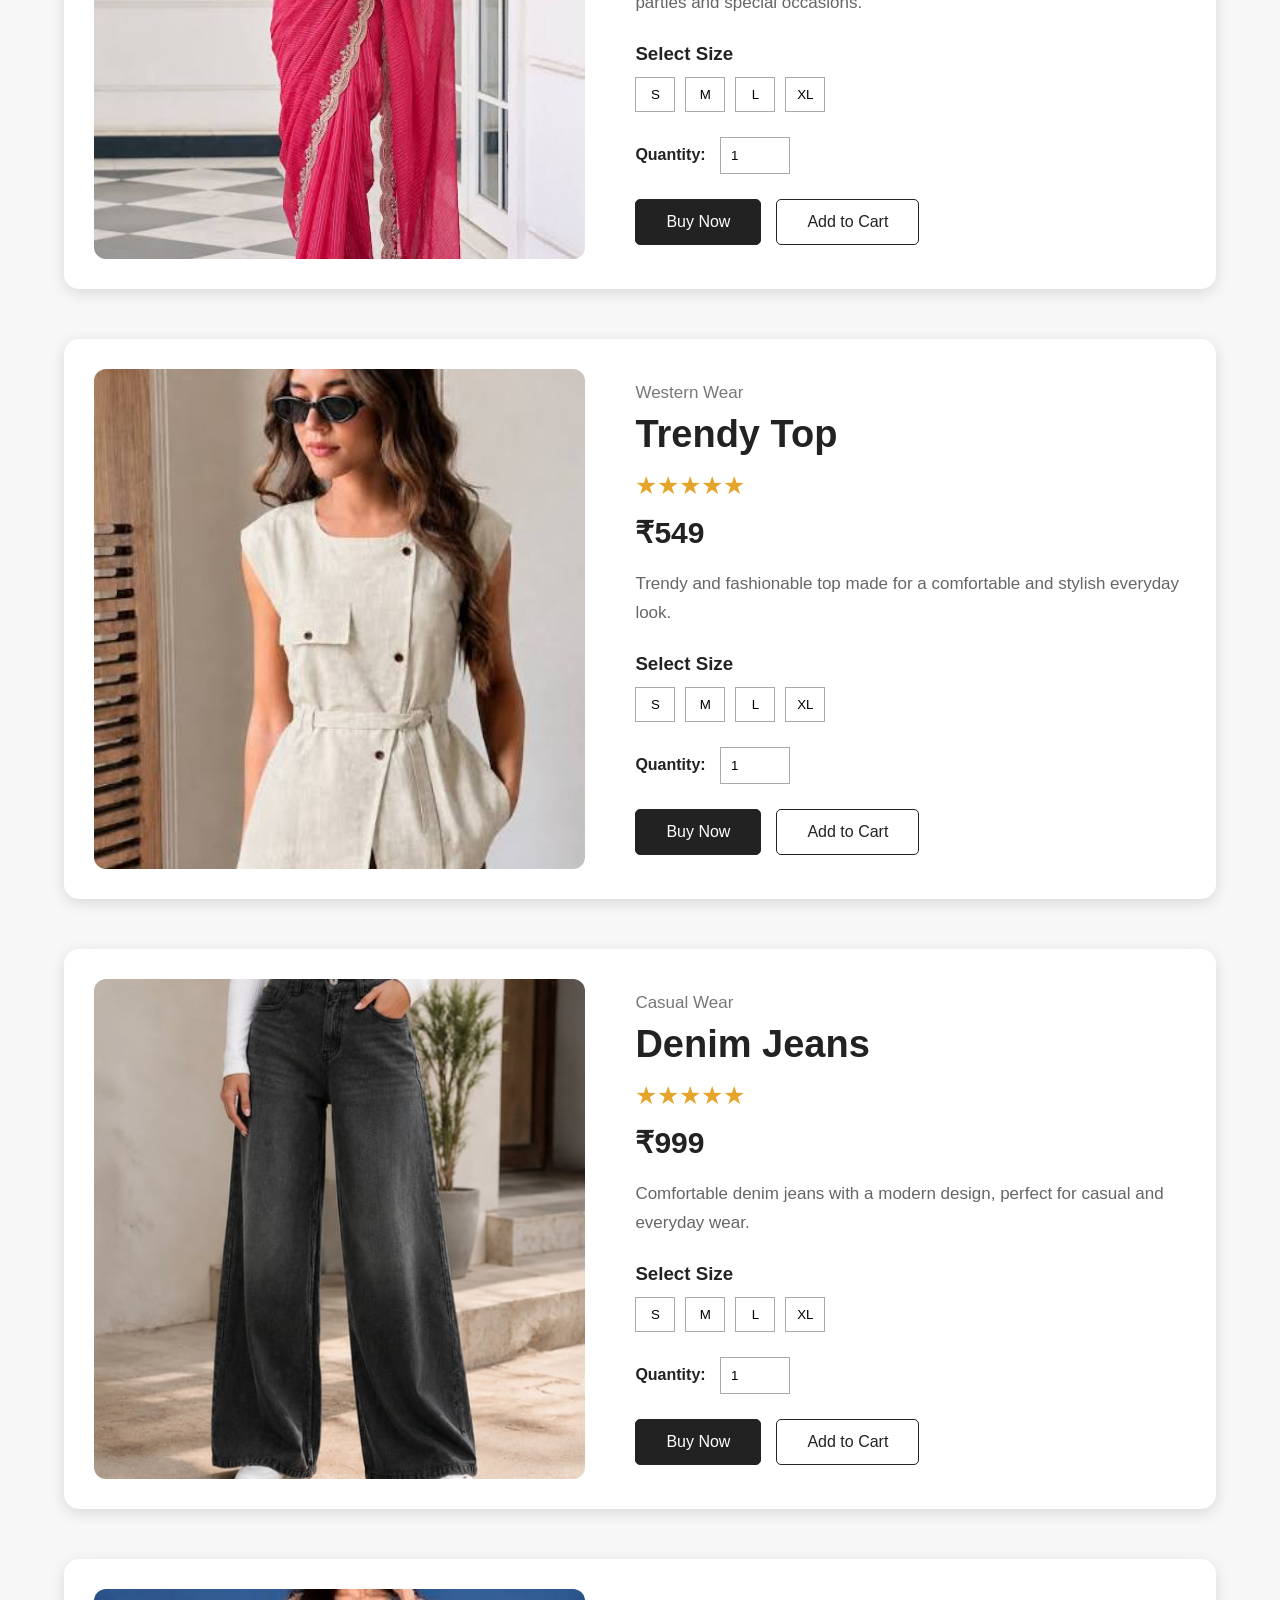
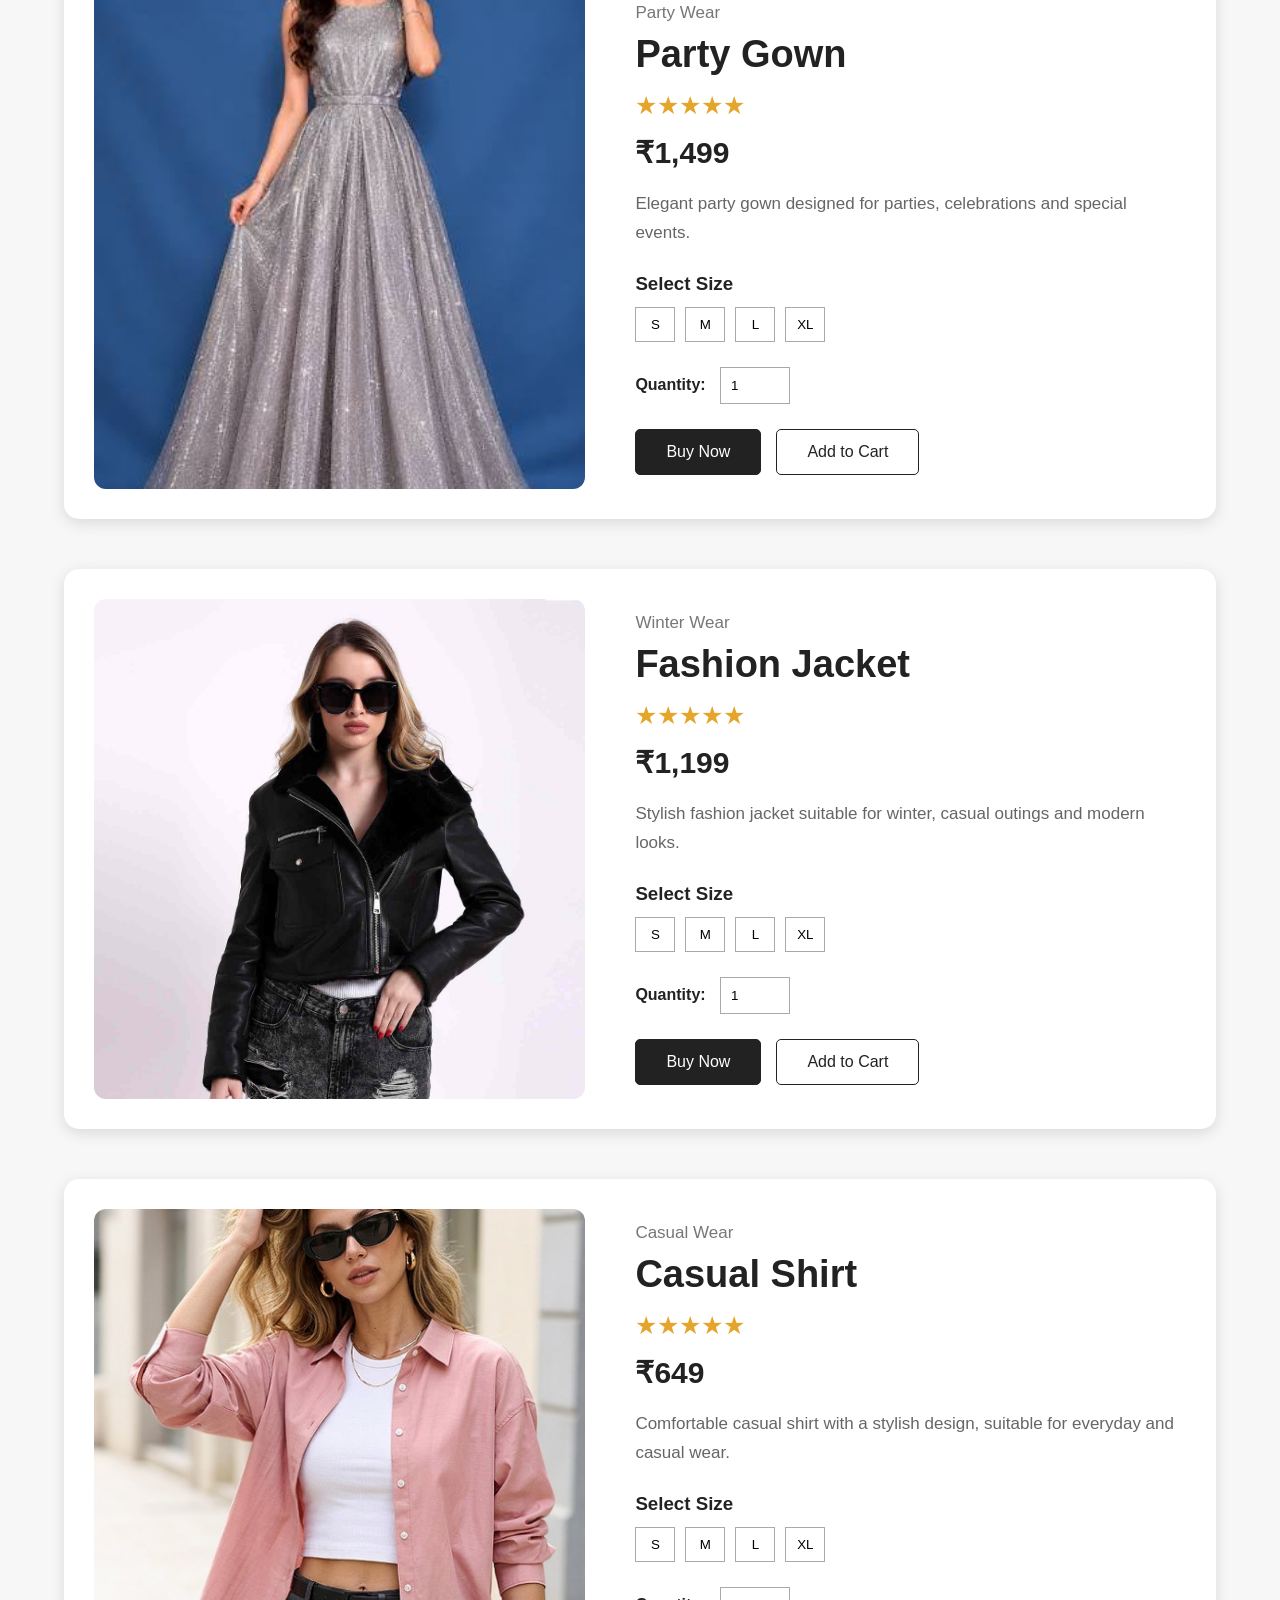
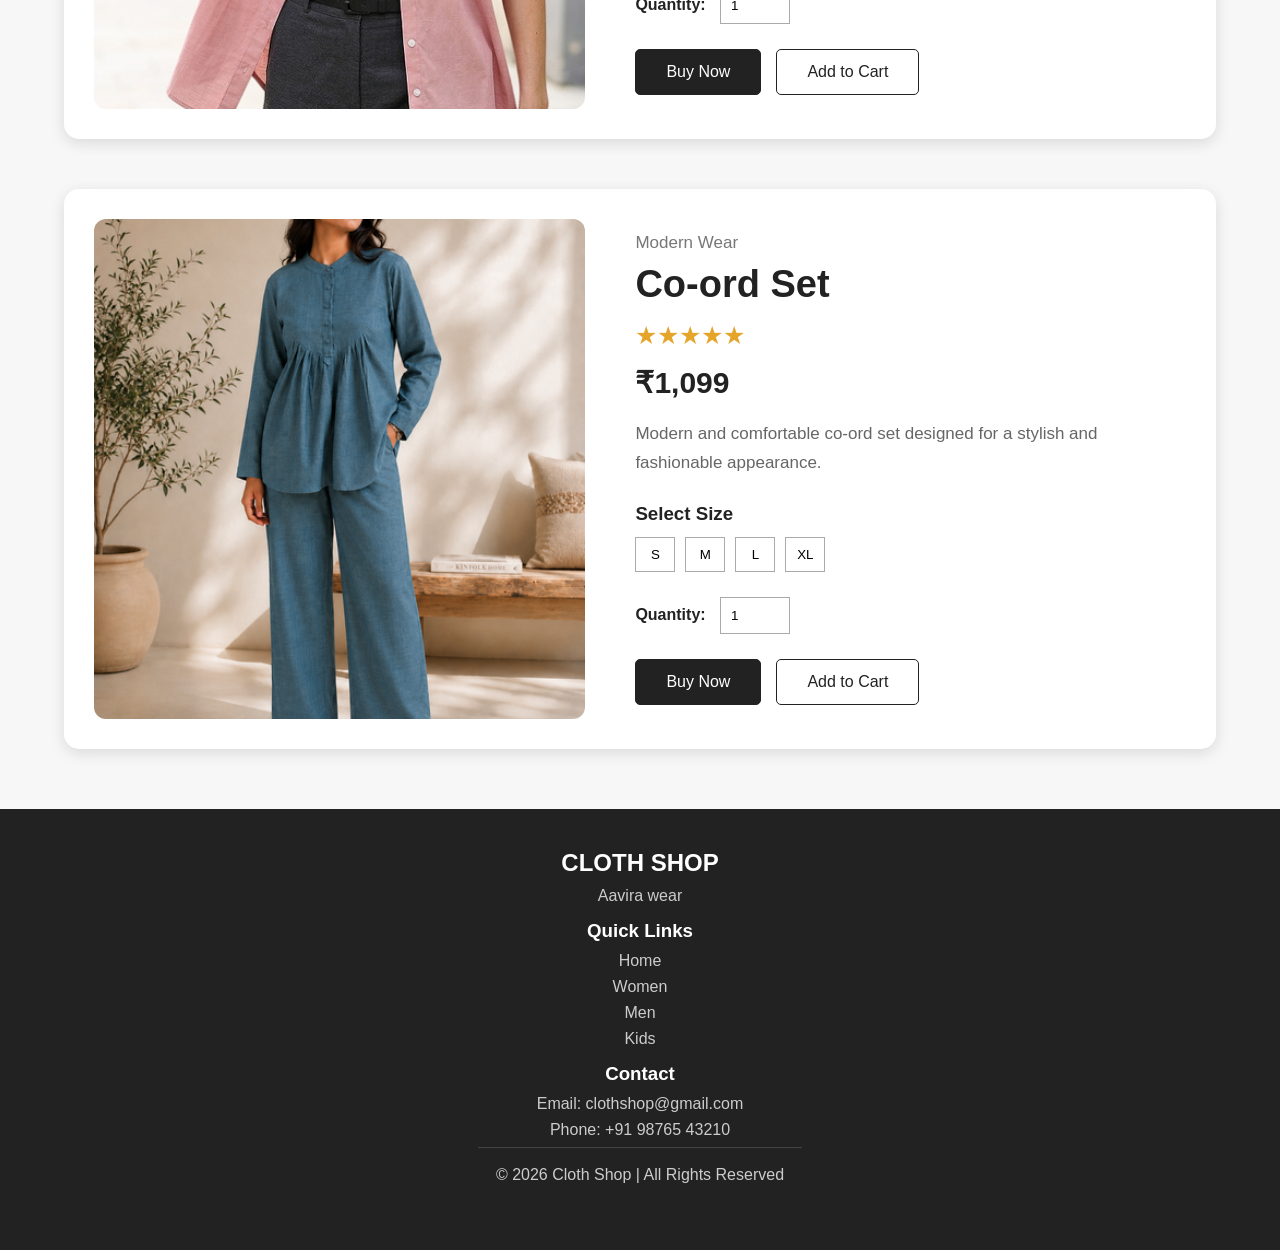
<file: pages/project-details.html>
<!DOCTYPE html>
<html lang="en">
<head>
    <meta charset="UTF-8">
    <meta name="viewport" content="width=device-width, initial-scale=1.0">

    <title>Cloth Shop | Product Details</title>

    <link rel="stylesheet" href="../css/project-details.css">
</head>

<body>
    <header>
        <div class="logo">CLOTH SHOP</div>

        <nav>
            <a href="index.html">Home</a>
            <a href="women.html">Women</a>
            <a href="men.html">Men</a>
            <a href="kids.html">Kids</a>
            <a href="about.html">About</a>
            <a href="login.html">Login</a>
            <a href="registration.html">Register</a>
        </nav>
    </header>
    <section class="products-details">
        <div class="product-detail">
            <img src="../img/women/elegent dress.png" alt="Elegant Dress">

            <div class="product-info">
                <p class="category">Women's Fashion</p>
                <h1>Elegant Dress</h1>

                <div class="rating">★★★★★</div>

                <h2>₹899</h2>

                <p>
                    This elegant dress is perfect for casual outings,
                    parties and special occasions. It is stylish,
                    comfortable and designed for a modern look.
                </p>

                <h3>Select Size</h3>

                <div class="sizes">
                    <button>S</button>
                    <button>M</button>
                    <button>L</button>
                    <button>XL</button>
                </div>

                <label>Quantity:</label>
                <input type="number" value="1" min="1">

                <div class="buttons">
                    <button class="buy">Buy Now</button>
                    <button class="cart">Add to Cart</button>
                </div>
            </div>
        </div>

        <div class="product-detail">
            <img src="../img/women/stylish kurti.png" alt="Stylish Kurti">

            <div class="product-info">
                <p class="category">Women's Fashion</p>
                <h1>Stylish Kurti</h1>

                <div class="rating">★★★★★</div>

                <h2>₹699</h2>

                <p>
                    Stylish and comfortable kurti suitable for daily wear,
                    college and casual occasions.
                </p>

                <h3>Select Size</h3>

                <div class="sizes">
                    <button>S</button>
                    <button>M</button>
                    <button>L</button>
                    <button>XL</button>
                </div>

                <label>Quantity:</label>
                <input type="number" value="1" min="1">

                <div class="buttons">
                    <button class="buy">Buy Now</button>
                    <button class="cart">Add to Cart</button>
                </div>
            </div>
        </div>

        <div class="product-detail">
            <img src="../img/women/designersaree.png" alt="Designer Saree">

            <div class="product-info">
                <p class="category">Traditional Wear</p>
                <h1>Designer Saree</h1>

                <div class="rating">★★★★★</div>

                <h2>₹1,299</h2>

                <p>
                    Beautiful designer saree with an elegant look,
                    perfect for festivals, parties and special occasions.
                </p>

                <h3>Select Size</h3>

                <div class="sizes">
                    <button>S</button>
                    <button>M</button>
                    <button>L</button>
                    <button>XL</button>
                </div>

                <label>Quantity:</label>
                <input type="number" value="1" min="1">

                <div class="buttons">
                    <button class="buy">Buy Now</button>
                    <button class="cart">Add to Cart</button>
                </div>
            </div>
        </div>

        <div class="product-detail">
            <img src="../img/women/trendytop.png" alt="Trendy Top">

            <div class="product-info">
                <p class="category">Western Wear</p>
                <h1>Trendy Top</h1>

                <div class="rating">★★★★★</div>

                <h2>₹549</h2>

                <p>
                    Trendy and fashionable top made for a comfortable
                    and stylish everyday look.
                </p>

                <h3>Select Size</h3>

                <div class="sizes">
                    <button>S</button>
                    <button>M</button>
                    <button>L</button>
                    <button>XL</button>
                </div>

                <label>Quantity:</label>
                <input type="number" value="1" min="1">

                <div class="buttons">
                    <button class="buy">Buy Now</button>
                    <button class="cart">Add to Cart</button>
                </div>
            </div>
        </div>

        <div class="product-detail">
            <img src="../img/women/denimjeans.png" alt="Denim Jeans">

            <div class="product-info">
                <p class="category">Casual Wear</p>
                <h1>Denim Jeans</h1>

                <div class="rating">★★★★★</div>

                <h2>₹999</h2>

                <p>
                    Comfortable denim jeans with a modern design,
                    perfect for casual and everyday wear.
                </p>

                <h3>Select Size</h3>

                <div class="sizes">
                    <button>S</button>
                    <button>M</button>
                    <button>L</button>
                    <button>XL</button>
                </div>

                <label>Quantity:</label>
                <input type="number" value="1" min="1">

                <div class="buttons">
                    <button class="buy">Buy Now</button>
                    <button class="cart">Add to Cart</button>
                </div>
            </div>
        </div>

        <div class="product-detail">
            <img src="../img/women/partygown.png" alt="Party Gown">

            <div class="product-info">
                <p class="category">Party Wear</p>
                <h1>Party Gown</h1>

                <div class="rating">★★★★★</div>

                <h2>₹1,499</h2>

                <p>
                    Elegant party gown designed for parties,
                    celebrations and special events.
                </p>

                <h3>Select Size</h3>

                <div class="sizes">
                    <button>S</button>
                    <button>M</button>
                    <button>L</button>
                    <button>XL</button>
                </div>

                <label>Quantity:</label>
                <input type="number" value="1" min="1">

                <div class="buttons">
                    <button class="buy">Buy Now</button>
                    <button class="cart">Add to Cart</button>
                </div>
            </div>
        </div>

        <div class="product-detail">
            <img src="../img/women/fashion jacket.png" alt="Fashion Jacket">

            <div class="product-info">
                <p class="category">Winter Wear</p>
                <h1>Fashion Jacket</h1>

                <div class="rating">★★★★★</div>

                <h2>₹1,199</h2>

                <p>
                    Stylish fashion jacket suitable for winter,
                    casual outings and modern looks.
                </p>

                <h3>Select Size</h3>

                <div class="sizes">
                    <button>S</button>
                    <button>M</button>
                    <button>L</button>
                    <button>XL</button>
                </div>

                <label>Quantity:</label>
                <input type="number" value="1" min="1">

                <div class="buttons">
                    <button class="buy">Buy Now</button>
                    <button class="cart">Add to Cart</button>
                </div>
            </div>
        </div>

        <div class="product-detail">
            <img src="../img/women/causalshirt.png" alt="Casual Shirt">

            <div class="product-info">
                <p class="category">Casual Wear</p>
                <h1>Casual Shirt</h1>

                <div class="rating">★★★★★</div>

                <h2>₹649</h2>

                <p>
                    Comfortable casual shirt with a stylish design,
                    suitable for everyday and casual wear.
                </p>

                <h3>Select Size</h3>

                <div class="sizes">
                    <button>S</button>
                    <button>M</button>
                    <button>L</button>
                    <button>XL</button>
                </div>

                <label>Quantity:</label>
                <input type="number" value="1" min="1">

                <div class="buttons">
                    <button class="buy">Buy Now</button>
                    <button class="cart">Add to Cart</button>
                </div>
            </div>
        </div>

        <div class="product-detail">
            <img src="../img/women/co_ordset.png" alt="Co-ord Set">

            <div class="product-info">
                <p class="category">Modern Wear</p>
                <h1>Co-ord Set</h1>

                <div class="rating">★★★★★</div>

                <h2>₹1,099</h2>

                <p>
                    Modern and comfortable co-ord set designed
                    for a stylish and fashionable appearance.
                </p>

                <h3>Select Size</h3>

                <div class="sizes">
                    <button>S</button>
                    <button>M</button>
                    <button>L</button>
                    <button>XL</button>
                </div>

                <label>Quantity:</label>
                <input type="number" value="1" min="1">

                <div class="buttons">
                    <button class="buy">Buy Now</button>
                    <button class="cart">Add to Cart</button>
                </div>
            </div>
        </div>
    </section>
<footer>
    <div class="footer-content">

        <div>
            <h2>CLOTH SHOP</h2>
            <p>Aavira wear</p>
             <div>
            <h3>Quick Links</h3>
            <a href="index.html">Home</a>
            <a href="women.html">Women</a>
            <a href="men.html">Men</a>
            <a href="kids.html">Kids</a>
             </div>

            <h3>Contact</h3>
            <p>Email: clothshop@gmail.com</p>
            <p>Phone: +91 98765 43210</p>

    <div class="copyright">
        <p>© 2026 Cloth Shop | All Rights Reserved</p>
    </div>

</footer>


</body>
</html>
</file>
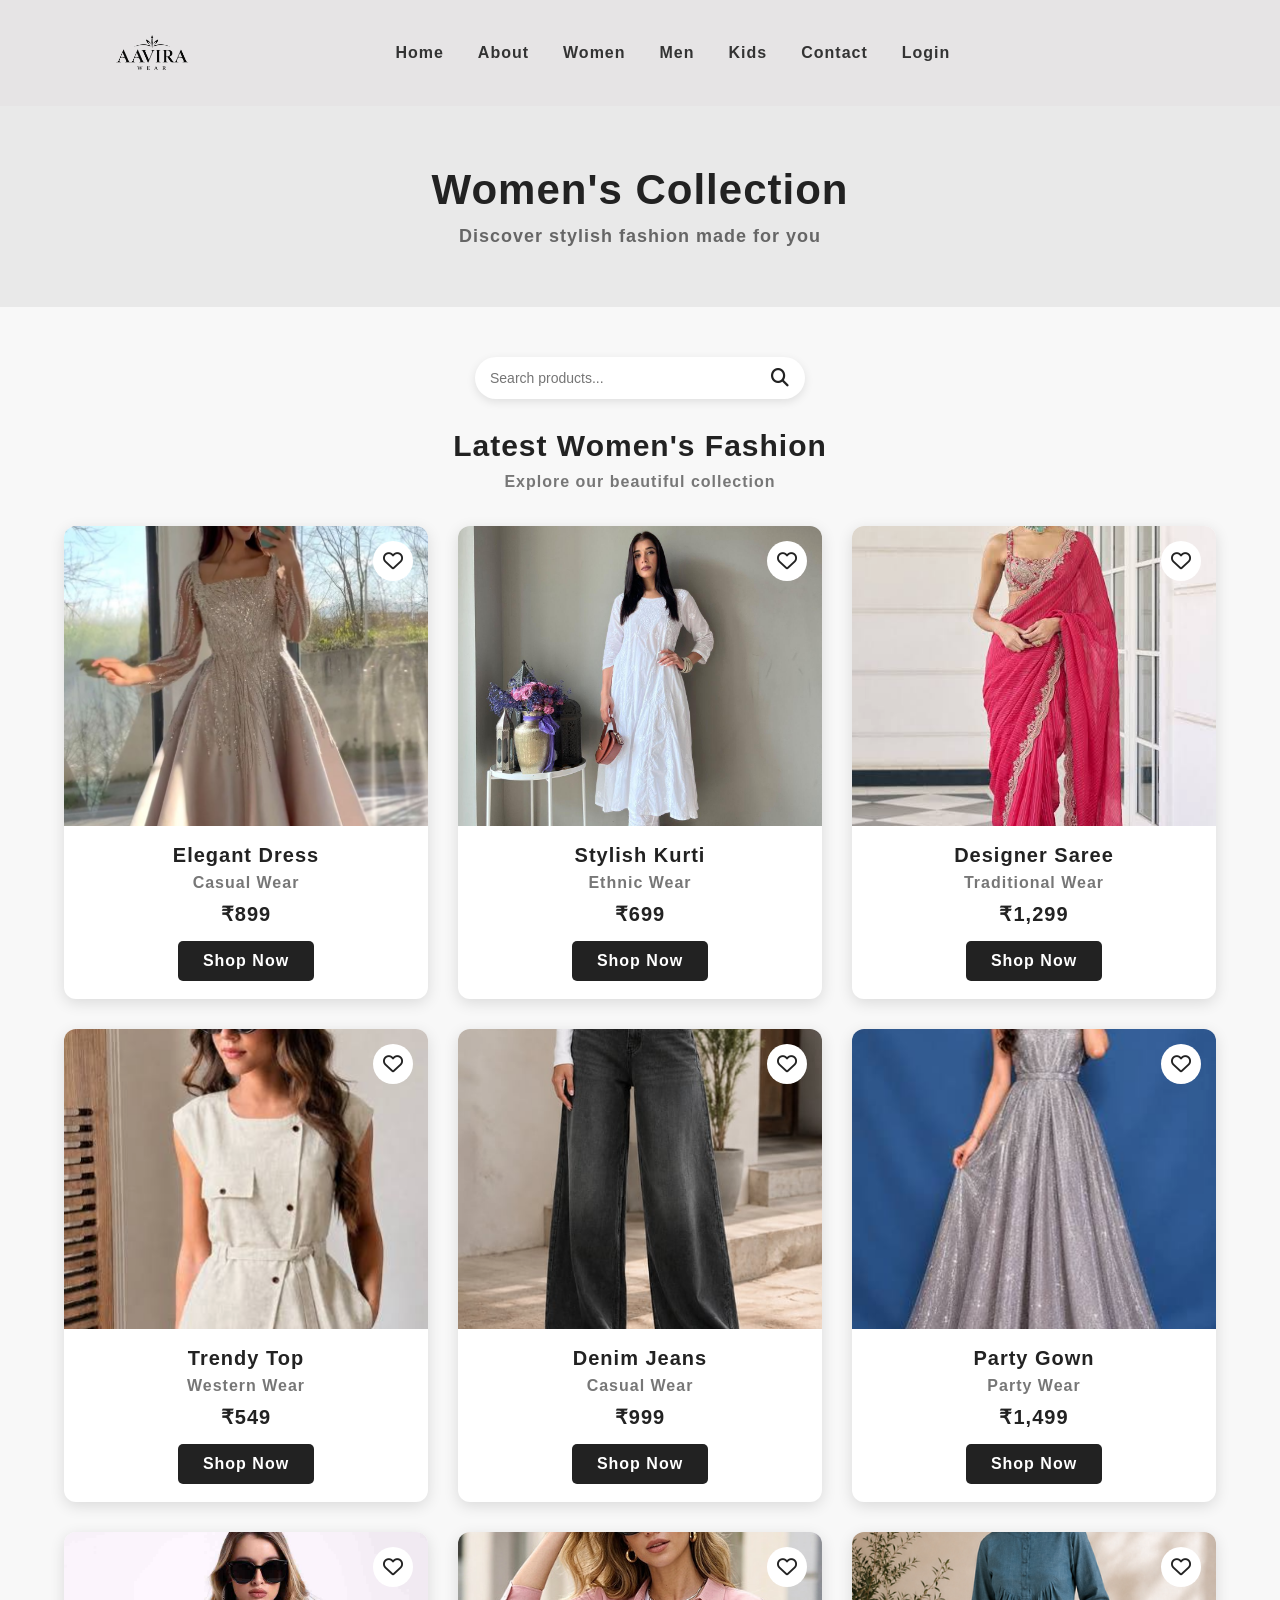
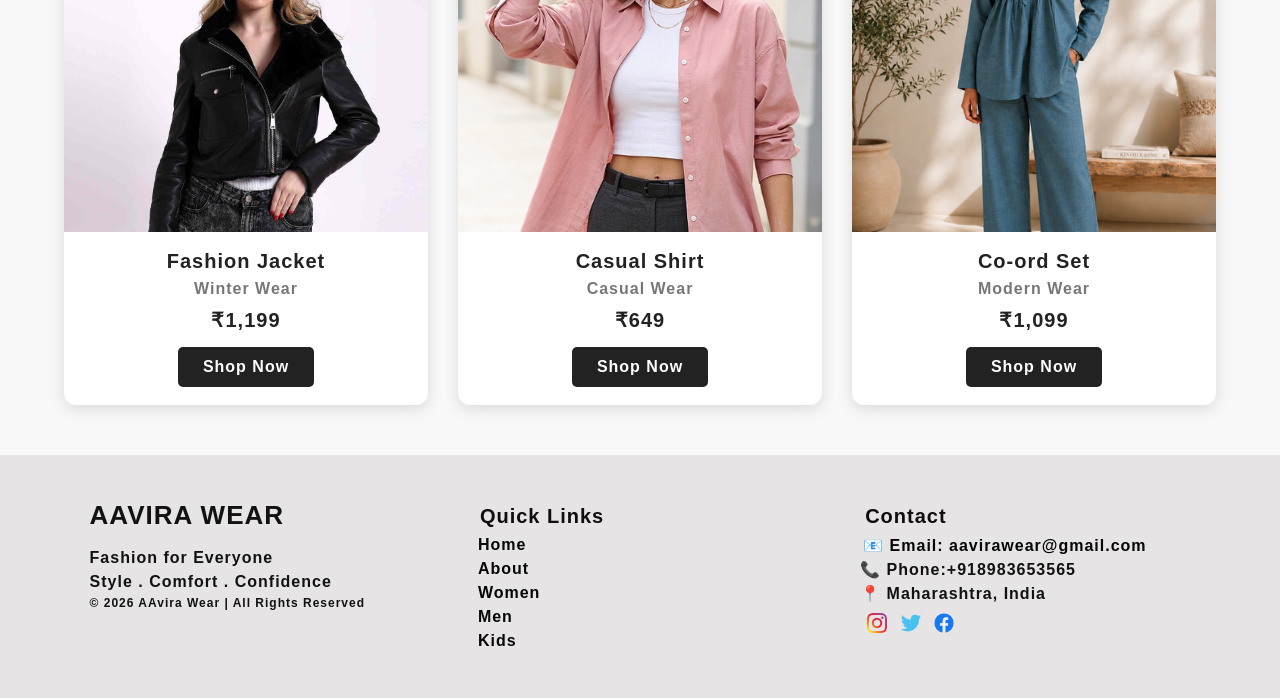
<file: pages/women.html>
<!DOCTYPE html>
<html lang="en">
<head>
    <meta charset="UTF-8">
    <meta name="viewport" content="width=device-width, initial-scale=1.0">
<title>Cloth Shop | Women</title>
<link rel="stylesheet"
    href="https://cdnjs.cloudflare.com/ajax/libs/font-awesome/6.5.2/css/all.min.css">
<link rel="stylesheet" href="../css/women.css">
  <link rel="stylesheet" href="../css/index.css"> 
    <link rel="stylesheet" href="../css/style.css">
</head>
<body>
<div class="header">
         <div class="logo">
            <img src="../img/home-img/logo.png"
                 alt="Aavira Wear Logo">
        </a>
    </div>
        <button class="menu-btn">☰</button>

        <div class="nav-links">
            <a href="../index.html">Home</a>
            <a href="../pages/about.html">About</a>
            <a href="../pages/women.html">Women</a>
            <a href="../pages/men.html">Men</a>
            <a href="../pages/kids.html">Kids</a>
            <a href="../pages/contact.html">Contact</a>
            <a href="../pages/login.html">Login</a>
        </div>
    </div>
  
<section class="page-banner">
    <h1>Women's Collection</h1>
    <p>Discover stylish fashion made for you</p>
</section>
<section class="products-section">
<div class="search-box">
    <input type="text" placeholder="Search products...">
    <i class="fa-solid fa-magnifying-glass"></i>
</div>
<h2>Latest Women's Fashion</h2>
<p class="subtitle">Explore our beautiful collection</p>
<div class="products">
    <div class="card">
        <img src="../img/women/elegent dress.png" alt="Women's Dress">
        <i class="fa-regular fa-heart"></i>
        <div class="card-content">
            <h3>Elegant Dress</h3>
            <p>Casual Wear</p>
            <h4>₹899</h4>
            <a href="project-details.html" class="btn">Shop Now</a>
        </div>
    </div>
    <div class="card">
        <img src="../img/women/stylish kurti.png" alt="Women's Kurti">
        <i class="fa-regular fa-heart"></i>
        <div class="card-content">
            <h3>Stylish Kurti</h3>
            <p>Ethnic Wear</p>
            <h4>₹699</h4>
            <a href="project-details.html" class="btn">Shop Now</a>
        </div>
    </div>
    <div class="card">
        <img src="../img/women/designersaree.png" alt="Women's Saree">
        <i class="fa-regular fa-heart"></i>
        <div class="card-content">
            <h3>Designer Saree</h3>
            <p>Traditional Wear</p>
            <h4>₹1,299</h4>
            <a href="project-details.html" class="btn">Shop Now</a>
        </div>
    </div>
    <div class="card">
        <img src="../img/women/trendytop.png" alt="Women's Top">
        <i class="fa-regular fa-heart"></i>
        <div class="card-content">
            <h3>Trendy Top</h3>
            <p>Western Wear</p>
            <h4>₹549</h4>
            <a href="project-details.html" class="btn">Shop Now</a>
        </div>
    </div>
    <div class="card">
        <img src="../img/women/denimjeans.png" alt="Women's Jeans">
        <i class="fa-regular fa-heart"></i>
        <div class="card-content">
            <h3>Denim Jeans</h3>
            <p>Casual Wear</p>
            <h4>₹999</h4>
            <a href="project-details.html" class="btn">Shop Now</a>
        </div>
    </div>
    <div class="card">
        <img src="../img/women/partygown.png" alt="Women's Gown">
        <i class="fa-regular fa-heart"></i>
        <div class="card-content">
            <h3>Party Gown</h3>
            <p>Party Wear</p>
            <h4>₹1,499</h4>
            <a href="project-details.html" class="btn">Shop Now</a>
        </div>
    </div>
    <div class="card">
        <img src="../img/women/fashion jacket.png" alt="Women's Jacket">
        <i class="fa-regular fa-heart"></i>
        <div class="card-content">
            <h3>Fashion Jacket</h3>
            <p>Winter Wear</p>
            <h4>₹1,199</h4>
            <a href="project-details.html" class="btn">Shop Now</a>
        </div>
    </div>
    <div class="card">
        <img src="../img/women/causalshirt.png" alt="Women's Shirt">
        <i class="fa-regular fa-heart"></i>
        <div class="card-content">
            <h3>Casual Shirt</h3>
            <p>Casual Wear</p>
            <h4>₹649</h4>
            <a href="project-details.html" class="btn">Shop Now</a>
        </div>
    </div>
    <div class="card">
        <img src="../img/women/co_ordset.png" alt="Women's Co-ord Set">
        <i class="fa-regular fa-heart"></i>
        <div class="card-content">
            <h3>Co-ord Set</h3>
            <p>Modern Wear</p>
            <h4>₹1,099</h4>
            <a href="project-details.html" class="btn">Shop Now</a>
        </div>
    </div>
</div>
</section>
<footer>
<div class="footer">
        <div class="footer-content">
            <div>
                <h2>AAVIRA WEAR</h2>
                <p>
                    Fashion for Everyone
                </p>

                <p>
                    Style . Comfort . Confidence
                </p>
                <div class="copyright">
            <p>© 2026 AAvira Wear | All Rights Reserved</p>
        </div>
            </div>

            <div>
                <h3>Quick Links</h3>
                <a href="../index.html">Home</a>
                <a href="../pages/about.html">About</a>
                <a href="../pages/women.html">Women</a>
                <a href="../pages/men.html">Men</a>
                <a href="../pages/kids.html">Kids</a>

            </div>
            <div>
                <h3>Contact</h3>
                <a href="">
                   📧 Email: aavirawear@gmail.com
                </a>
                <p>

                    📞 Phone:+918983653565
                </p>
                <p>
                    📍 Maharashtra, India
                </p>

                <div>
                <a href="#" class="social-media">
                    <img src="../img/home-img/instagram-icon.png" alt="instagram">
                     <img src="../img/home-img/tweter-icon.png" alt="twitter">
                       <img src="../img/home-img/facebook-icon.png" alt="facebook">

                </a>
            </div>
            </div>
        
        </div>
</div>
</body>
</html>
</body>
</html>
</file>
<file: css/contact.css>
.contact-form-section {
    max-width: 750px;
    margin: 40px auto 50px;
    padding: 25px 30px;
    background-color: #ffffff;
    border: 1px solid #dddddd;
    border-radius: 10px;
    box-shadow: 0 5px 20px rgba(0, 0, 0, 0.10);
}
.contact-form-section h2 {
    font-size: 28px;
    color: #222222;
    margin-bottom: 30px;
}
.contact-form-section label {
    display: block;
    margin-bottom: 10px;
    font-size: 14px;
    color: #333333;
}

.contact-form-section input,
.contact-form-section textarea {
    width: 100%;
    box-sizing: border-box;
    padding: 14px;

    border: 1px solid #cccccc;
    border-radius: 6px;

    background-color: #ffffff;
    font-size: 15px;
    font-family: Arial, sans-serif;

    margin-bottom: 20px;
}


.contact-form-section input:focus,
.contact-form-section textarea:focus {
    outline: none;
    border-color: #c28a5c;
}
.contact-form-section textarea {
    height: 150px;
    resize: vertical;
}
.contact-form-section button {
    width: 100%;
    padding: 14px;

    background-color: #c28a5c;
    color: #ffffff;

    border: none;
    border-radius: 6px;

    font-size: 15px;
    font-weight: bold;
    cursor: pointer;
}

.contact-form-section button:hover {
    background-color: #a97047;
}

@media (max-width: 768px) {
    .contact-form-section {
        margin: 30px 15px;
        padding: 25px 20px;
    }
}
.location-section {
    width: 90%;
    max-width: 1100px;
    box-sizing: border-box;
    margin: 40px auto 60px;
    padding: 35px;
    display: grid;
    grid-template-columns: 1fr 1.3fr;
    gap: 35px;
    align-items: center;
    background-color: #ffffff;
    border: 1px solid #dddddd;
    border-radius: 12px;
    box-shadow: 0 5px 20px rgba(0, 0, 0, 0.10);
}
.location-info h1 {
    font-family: Arial, sans-serif;
    font-size: 26px;
    line-height: 1.4;
    color: #222222;
    margin-bottom: 30px;
}
.address {
    padding: 20px;
    margin-bottom: 20px;

    background-color: #f8f5f2;
    border-left: 4px solid #c28a5c;
    border-radius: 6px;
}
.address h4 {
    font-family: Arial, sans-serif;
    font-size: 16px;
    margin: 0 0 12px;
    color: #222222;
}

.address p {
    font-family: Arial, sans-serif;
    font-size: 14px;
    line-height: 1.8;
    color: #666666;
    margin: 0;
}


.direction-btn {
    display: inline-block;
    margin-top: 10px;
    padding: 13px 22px;

    background-color: #c28a5c;
    color: #ffffff;

    font-family: Arial, sans-serif;
    font-size: 13px;
    font-weight: bold;
    text-decoration: none;

    border-radius: 6px;
    transition: 0.3s;
}

.direction-btn:hover {
    background-color: #a97047;
}

.map-container {
    width: 100%;
    height: 350px;

    overflow: hidden;
    border: 1px solid #dddddd;
    border-radius: 10px;
    box-sizing: border-box;
}

.map-container iframe {
    display: block;
    width: 100%;
    height: 100%;
    border: 0;
}
@media (max-width: 768px) {

    .location-section {
        width: 94%;
        grid-template-columns: 1fr;
        gap: 25px;
        padding: 22px;
        margin: 30px auto;
    }

    .location-info h1 {
        font-size: 22px;
    }

    .map-container {
        height: 280px;
    }
}
</file>
<file: css/index.css>
.main-img {
     width: 100%;
    max-width: 100%;
    height: 550px;
    display: block;
    margin-top: 25px;
}

.hero{
    margin: 0%;
    height: 450px;
    padding: 50px 5%;
    display: flex;
    align-items: center;
    justify-content: space-between;
    gap: 40px;
    background-image: url(../img/home-img/main-img.jpg);
    background-size: cover;
    background-repeat: no-repeat;
    background-position: center;
}

.hero-img{
     object-fit: cover;
     width: 100%;
}

.hero-content h1{
    font-size:60px;
    font-family: 'Times New Roman', Times, serif;
}


.categories {
    width: 90%;
    margin: 50px auto;
    display: flex;
    justify-content: center;
    gap: 25px;
}

.category-card {
    width: 300px;
    background-color: white;
    border: 1px solid #ddd;
    border-radius: 10px;
    overflow: hidden;
}

.category-image {
    width: 100%;

    height: 400px;
}

.category-image img {
    width: 100%;
    height: 100%;
    object-fit: cover;
}

.category-info {
    padding: 20px;
    text-align: center;
}

.category-info h2 {
    font-size: 25px;
    margin-bottom: 10px;
}

.category-info p {
    color: #666;
    line-height: 1.5;
    margin-bottom: 20px;
}

.category-info button {
    padding: 10px 25px;
    border: none;
    background-color: #222;
    color: white;
    border-radius: 5px;
    cursor: pointer;
}

.category-info button:hover {
    background-color: #555;
}
/* ================= LOGO ================= */

.logo {
    display: flex;
    align-items: center;
}

.logo img {
    width: 100px;
    height: 70px;
    object-fit: contain;
    display: block;
}

.logo a {
    display: flex;
    align-items: center;
}
@media (max-width: 900px) {
    .main-img {
        width: 100%;
        max-width: 100%;
        height: auto;
        margin-top: 20px;
    }
    .hero {
        width: 100%;
        height: auto;
        min-height: 400px;
        padding: 40px 5%;
        box-sizing: border-box;
        display: flex;
        align-items: center;
        justify-content: space-between;
        gap: 25px;
        background-size: cover;
        background-position: center;
    }

    .hero-content {
        width: 50%;
    }

    .hero-content h1 {
        font-size: 45px;
        line-height: 1.2;
    }

    .hero-img {
        width: 100%;
        max-width: 450px;
        height: auto;
        object-fit: cover;
    }
    .categories {
        width: 90%;
        margin: 40px auto;

        display: grid;
        grid-template-columns: repeat(2, 1fr);

        gap: 25px;
    }

    .category-card {
        width: 100%;
    }

    .category-image {
        width: 100%;
        height: 260px;
    }

    .category-image img {
        width: 100%;
        height: 100%;
        object-fit: cover;
    }

    .category-info {
        padding: 18px;
    }

    .category-info h2 {
        font-size: 23px;
    }

    .category-info p {
        font-size: 15px;
        line-height: 1.5;
    }

    .category-info button {
        padding: 10px 22px;
    }
    .navbar {
        display: none;
    }

    .menu-btn {
        display: block;
        border: none;
        background: none;
        font-size: 30px;
        cursor: pointer;
    }
}
@media (max-width: 400px) {
    .main-img {
        width: 100%;
        max-width: 100%;
        height: auto;
        margin-top: 15px;
    }
    .hero {
        width: 100%;
        height: auto;
        min-height: 500px;
        padding: 35px 5%;
        box-sizing: border-box;
        display: flex;
        flex-direction: column;
        align-items: center;
        justify-content: center;
        gap: 25px;
        background-size: cover;
        background-position: center;
    }

    .hero-content {
        width: 100%;
        text-align: center;
    }

    .hero-content h1 {
        font-size: 38px;
        line-height: 1.2;
        margin: 0;
    }

    .hero-img {
        width: 90%;
        max-width: 400px;
        height: auto;
        object-fit: cover;
    }
    .categories {
        width: 90%;
        margin: 35px auto;

        display: flex;
        flex-direction: column;

        align-items: center;

        gap: 25px;
    }

    .category-card {
        width: 100%;
        max-width: 380px;
    }

    .category-image {
        width: 100%;
        height: 280px;
    }

    .category-image img {
        width: 100%;
        height: 100%;
        object-fit: cover;
    }

    .category-info {
        padding: 18px;
        text-align: center;
    }

    .category-info h2 {
        font-size: 23px;
        margin-bottom: 10px;
    }

    .category-info p {
        font-size: 15px;
        line-height: 1.5;
        margin-bottom: 18px;
    }

    .category-info button {
        padding: 10px 24px;
        font-size: 15px;
    }
    .navbar {
        display: none;
    }

    .menu-btn {
        display: block;
        font-size: 28px;
        border: none;
        background: none;
        cursor: pointer;
    }
}
</file>
<file: css/style.css>
*{
    margin: 0%;
    padding: 0%;
    font-family:Arial, sans-serif;
}
.header{
    background-color: #e6e4e5;
    color: black;
    padding: 18px 8%;
    display: flex;
    justify-content:start;
    align-items: center;
    box-shadow: 1px 1px 20px rgb(51, 51, 51);
}


body {
    margin: 0;
    padding: 0;
    box-sizing: border-box;
    font-family: Arial, sans-serif;
    background-color: #f8f8f8;
    object-fit: cover;
    font-weight: bold;
    color: #222222;
    letter-spacing: 1px;
}


.menu-btn {
    display: none;
    border: none;
    background: none;
    font-size: 30px;
    cursor: pointer;
}
.nav-links {
    margin-left: 180px;
    display: flex;
    gap: 30px;
    padding: 11px;
}
.nav-links a {
    margin: 2px;
    text-decoration: none;
    color: #333333;
    font-size: 16px;
}
.nav-links a:hover {
    color: #b06b35;
}
.footer{
    background-color: #e6e4e5;
    color: #121212;
    margin-top: 40px;
}

.footer-content{
    width: 86%;
    margin: auto;
    padding: 45px 0;
    display: flex;
    justify-content: space-between;
    align-items: flex-start;
}

.footer-content>div{
    width: 30%;
}

.footer-content h2{
    font-size: 26px;
    margin-bottom: 15px;
}

.footer-content h3{
    font-size: 20px;
    color: #0f0e0d;
    margin-bottom: 18px;
    margin: 5px;
}

.footer-content p{
    line-height: 1.5;
    color: #121212;
}

.footer-content a{
    display:block;
    color: rgb(6, 6, 6);
    text-decoration: none;
    padding: 3px;
}

.footer-content a :hover{
    color: #eeeeee;
}

.copyright p{
    font-size: 12px;
}

.social-media img{
    height: 20px;
    width: 20px;
    margin: 4px;

}

html,
body {
    margin: 0;
    padding: 0;
    width: 100%;
}

.footer {
    width: 100%;
    margin: 0;
    box-sizing: border-box;
}
@media (max-width: 900px) {

    .header {
        padding: 15px 5%;
        justify-content: space-between;
    }

    .logo1 {
        height: 60px;
        width: 60px;
        margin-left: 10px;
    }

    .logo {
        font-size: 24px;
    }

    .logo span {
        font-size: 16px;
        margin-right: 0;
    }

    .menu-btn {
        display: block;
        font-size: 30px;
        margin-left: auto;
    }

    .nav-links {
        display: none;
    }

    .footer-content {
        width: 90%;
        padding: 35px 0;
        gap: 25px;
    }

    .footer-content > div {
        width: 30%;
    }

    .footer-content h2 {
        font-size: 23px;
    }

    .footer-content h3 {
        font-size: 18px;
    }

    .footer-content p,
    .footer-content a {
        font-size: 14px;
    }
}


@media (max-width: 400px) {


    .header {
        width: 100%;
        padding: 12px 5%;
        box-sizing: border-box;

        display: flex;
        align-items: center;
        justify-content: space-between;
    }

    .logo1 {
        height: 50px;
        width: 50px;
        margin-left: 0;
    }

    .logo {
        font-size: 22px;
    }

    .logo span {
        font-size: 14px;
        margin-left: 2px;
        margin-right: 0;
    }

    .menu-btn {
        display: block;

        border: none;
        background: none;

        font-size: 28px;
        cursor: pointer;

        margin-left: auto;
    }

    .nav-links {
        display: none;
    }

    .footer {
        margin-top: 30px;
    }

    .footer-content {
        width: 90%;

        padding: 30px 0;

        display: flex;
        flex-direction: column;

        gap: 25px;
    }

    .footer-content > div {
        width: 100%;
        text-align: center;
    }

    .footer-content h2 {
        font-size: 22px;
        margin-bottom: 12px;
    }

    .footer-content h3 {
        font-size: 18px;
        margin-bottom: 12px;
    }

    .footer-content p {
        font-size: 14px;
        line-height: 1.5;
    }

    .footer-content a {
        font-size: 14px;
        padding: 5px;
    }

    .social-media img {
        height: 22px;
        width: 22px;
        margin: 5px;
    }

    .copyright p {
        font-size: 11px;
    }
}


@media (max-width: 480px) {

    .header {
        padding: 10px 4%;
    }

    .logo1 {
        height: 45px;
        width: 45px;
    }

    .logo {
        font-size: 19px;
    }

    .logo span {
        font-size: 12px;
    }

    .menu-btn {
        font-size: 26px;
    }

    .footer-content {
        width: 92%;
        padding: 25px 0;
        gap: 20px;
    }

    .footer-content h2 {
        font-size: 20px;
    }

    .footer-content h3 {
        font-size: 17px;
    }

    .footer-content p,
    .footer-content a {
        font-size: 13px;
    }

    .social-media img {
        height: 20px;
        width: 20px;
    }

    .copyright p {
        font-size: 10px;
    }
}
</file>
<file: css/kids.css>
body { 
    font-family: Arial, sans-serif; 
    background-color: #f7f7f7; 
    color: #222; 
    box-sizing: border-box; 
    margin: 0; 
    padding: 0; 
} 
header { 
    background-color: #222; 
    color: white; 
    padding: 22px 7%; 
    display: flex; 
    justify-content: space-between; 
    align-items: center; 
    flex-wrap: wrap; 
} 
 
.logo { 
    font-size: 26px; 
    font-weight: bold; 
    letter-spacing: 2px; 
} 
 
nav { 
    display: flex; 
    flex-wrap: wrap; 
    gap: 20px; 
} 
 
nav a { 
    color: white; 
    text-decoration: none; 
    font-size: 15px; 
    transition: 0.3s; 
} 
 
nav a:hover, 
nav a.active { 
    color: #ffb6c1; 
} 
.search-box { 
    width: 300px; 
    height: 42px; 
    background-color: white; 
    border-radius: 22px; 
 
    display: flex; 
    align-items: center; 
    justify-content: space-between; 
 
    padding: 0 15px; 
    margin: 0 auto 30px; 
 
    box-shadow: 0 3px 10px rgba(0, 0, 0, 0.10); 
} 
 
.search-box input { 
    width: 100%; 
    border: none; 
    outline: none; 
 
    font-size: 14px; 
    background: transparent; 
} 
 
.search-box i { 
    font-size: 18px; 
    color: #222; 
    cursor: pointer; 
 
    display: flex; 
    align-items: center; 
    justify-content: center; 
} 
 
.search-box i:hover { 
    color: #ffb6c1; 
} 

.page-banner { 
    background: #e9e9e9; 
    text-align: center; 
    padding: 60px 20px; 
} 
 
.page-banner h1 { 
    font-size: 42px; 
    margin-bottom: 12px; 
} 
 
.page-banner p { 
    font-size: 18px; 
    color: #666; 
} 

.products-section { 
    width: 90%; 
    max-width: 1200px; 
    margin: 50px auto; 
} 

.products-section h2 { 
    text-align: center; 
    font-size: 30px; 
} 
 
.subtitle { 
    text-align: center; 
    color: #777; 
    margin: 10px 0 35px; 
} 

.products { 
    display: grid; 
    grid-template-columns: repeat(3, 1fr); 
    gap: 30px; 
} 
 
.card { 
    background: white; 
    border-radius: 12px; 
    overflow: hidden; 
    box-shadow: 0 4px 15px rgba(0,0,0,0.12); 
    transition: 0.3s;

    
    position: relative;
} 
 
.card:hover { 
    transform: translateY(-8px); 
    box-shadow: 0 8px 22px rgba(0,0,0,0.2); 
} 

.card img { 
    width: 100%; 
    height: 300px; 
    object-fit: cover; 
    display: block; 
} 
.card .fa-heart {
    position: absolute;
    top: 15px;
    right: 15px;

    width: 40px;
    height: 40px;

    background-color: white;
    border-radius: 50%;

    display: flex;
    align-items: center;
    justify-content: center;

    font-size: 20px;
    color: #222;

    cursor: pointer;
    transition: 0.3s;

    z-index: 2;
}

.card  .fa-heart:hover {
    color: #e91e63;
    transform: scale(1.1);
}

.product-image { 
    position: relative; 
    width: 100%; 
} 
 
.product-image img { 
    width: 100%; 
    height: 300px; 
    object-fit: cover; 
    display: block; 
} 
 
.card-content { 
    padding: 18px; 
    text-align: center; 
} 
 
.card h3 { 
    font-size: 20px; 
    margin-bottom: 7px; 
} 
 
.card p { 
    color: #777; 
    margin-bottom: 10px; 
} 
 
.card h4 { 
    font-size: 20px; 
    margin-bottom: 15px; 
} 
 
.btn { 
    display: inline-block; 
    background-color: #222; 
    color: white; 
    padding: 11px 25px; 
    text-decoration: none; 
    border-radius: 5px; 
    transition: 0.3s; 
} 
 
.btn:hover { 
    background-color: #555; 
} 
 @media (max-width: 900px) { 
 
    .products { 
        grid-template-columns: repeat(2, 1fr); 
    } 
 
    header { 
        justify-content: center; 
        gap: 20px; 
    } 
     .search-box { 
        width: 280px; 
    } 
} 
 
@media (max-width: 400px) { 
 
    .products { 
        grid-template-columns: 1fr; 
    } 
 
    .footer-content { 
        grid-template-columns: 1fr; 
        text-align: center; 
    } 
 
    .page-banner h1 { 
        font-size: 32px; 
    } 
 
    nav { 
        justify-content: center; 
    } 
     .search-box { 
        width: 100%; 
        max-width: 300px; 
    } 
}
</file>
<file: css/men.css>
body { 
    font-family: Arial, sans-serif; 
    background-color: #f7f7f7; 
    color: #222; 
    box-sizing: border-box; 
    margin: 0; 
    padding: 0; 
} 
header { 
    background-color: #222; 
    color: white; 
    padding: 22px 7%; 
    display: flex; 
    justify-content: space-between; 
    align-items: center; 
    flex-wrap: wrap; 
} 
 
.logo { 
    font-size: 26px; 
    font-weight: bold; 
    letter-spacing: 2px; 
} 
 
nav { 
    display: flex; 
    flex-wrap: wrap; 
    gap: 20px; 
} 
 
nav a { 
    color: white; 
    text-decoration: none; 
    font-size: 15px; 
    transition: 0.3s; 
} 
 
nav a:hover, 
nav a.active { 
    color: #ffb6c1; 
} 
.search-box { 
    width: 300px; 
    height: 42px; 
    background-color: white; 
    border-radius: 22px; 
 
    display: flex; 
    align-items: center; 
    justify-content: space-between; 
 
    padding: 0 15px; 
    margin: 0 auto 30px; 
 
    box-shadow: 0 3px 10px rgba(0, 0, 0, 0.10); 
} 
 
.search-box input { 
    width: 100%; 
    border: none; 
    outline: none; 
 
    font-size: 14px; 
    background: transparent; 
} 
 
.search-box i { 
    font-size: 18px; 
    color: #222; 
    cursor: pointer; 
 
    display: flex; 
    align-items: center; 
    justify-content: center; 
} 
 
.search-box i:hover { 
    color: #ffb6c1; 
} 

.page-banner { 
    background: #e9e9e9; 
    text-align: center; 
    padding: 60px 20px; 
} 
 
.page-banner h1 { 
    font-size: 42px; 
    margin-bottom: 12px; 
} 
 
.page-banner p { 
    font-size: 18px; 
    color: #666; 
} 

.products-section { 
    width: 90%; 
    max-width: 1200px; 
    margin: 50px auto; 
} 

.products-section h2 { 
    text-align: center; 
    font-size: 30px; 
} 
 
.subtitle { 
    text-align: center; 
    color: #777; 
    margin: 10px 0 35px; 
} 

.products { 
    display: grid; 
    grid-template-columns: repeat(3, 1fr); 
    gap: 30px; 
} 
 
.card { 
    background: white; 
    border-radius: 12px; 
    overflow: hidden; 
    box-shadow: 0 4px 15px rgba(0,0,0,0.12); 
    transition: 0.3s;

    
    position: relative;
} 
 
.card:hover { 
    transform: translateY(-8px); 
    box-shadow: 0 8px 22px rgba(0,0,0,0.2); 
} 

.card img { 
    width: 100%; 
    height: 300px; 
    object-fit: cover; 
    display: block; 
} 
.card .fa-heart {
    position: absolute;
    top: 15px;
    right: 15px;

    width: 40px;
    height: 40px;

    background-color: white;
    border-radius: 50%;

    display: flex;
    align-items: center;
    justify-content: center;

    font-size: 20px;
    color: #222;

    cursor: pointer;
    transition: 0.3s;

    z-index: 2;
}

.card  .fa-heart:hover {
    color: #e91e63;
    transform: scale(1.1);
}

.product-image { 
    position: relative; 
    width: 100%; 
} 
 
.product-image img { 
    width: 100%; 
    height: 300px; 
    object-fit: cover; 
    display: block; 
} 
 
.card-content { 
    padding: 18px; 
    text-align: center; 
} 
 
.card h3 { 
    font-size: 20px; 
    margin-bottom: 7px; 
} 
 
.card p { 
    color: #777; 
    margin-bottom: 10px; 
} 
 
.card h4 { 
    font-size: 20px; 
    margin-bottom: 15px; 
} 
 
.btn { 
    display: inline-block; 
    background-color: #222; 
    color: white; 
    padding: 11px 25px; 
    text-decoration: none; 
    border-radius: 5px; 
    transition: 0.3s; 
} 
footer {
    width: 100%;
    margin: 0;
    padding: 0;
    box-sizing: border-box;
}

footer .footer {
    width: 100%;
    margin: 0;
    max-width: none;
    box-sizing: border-box;
}
@media (max-width: 900px) { 
 
    .products { 
        grid-template-columns: repeat(2, 1fr); 
    } 
 
    header { 
        justify-content: center; 
        gap: 20px; 
    } 
     .search-box { 
        width: 280px; 
    } 
} 
 
@media (max-width: 400px) { 
 
    .products { 
        grid-template-columns: 1fr; 
    } 
 
    .footer-content { 
        grid-template-columns: 1fr; 
        text-align: center; 
    } 
 
    .page-banner h1 { 
        font-size: 32px; 
    } 
 
    nav { 
        justify-content: center; 
    } 
     .search-box { 
        width: 100%; 
        max-width: 300px; 
    } 
}
 
.btn:hover { 
    background-color: #555; 
}
</file>
<file: css/product-details-girl-kids.css>
* {
    margin: 0;
    padding: 0;
    box-sizing: border-box;
}

body {
    font-family: Arial, sans-serif;
    background: #f7f7f7;
    color: #222;
}

header {
    background: #222;
    color: white;
    padding: 20px 50px;

    display: flex;
    justify-content: space-between;
    align-items: center;
}

.logo {
    font-size: 25px;
    font-weight: bold;
}

nav a {
    color: white;
    text-decoration: none;
    margin-left: 25px;
    font-size: 15px;
}

nav a:hover {
    color: #f0b35b;
}

.products-details {
    width: 90%;
    margin: 40px auto;
}

.product-detail {
    background: white;
    display: flex;
    gap: 50px;

    margin-bottom: 50px;
    padding: 30px;

    border-radius: 15px;

    box-shadow: 0 4px 15px rgba(0,0,0,0.12);

    align-items: center;
}

.product-detail img {
    width: 45%;
    height: 500px;

    object-fit: cover;

    border-radius: 12px;
}

.product-info {
    flex: 1;
}

.category {
    color: #777;
    font-size: 17px;
    margin-bottom: 10px;
}

.product-info h1 {
    font-size: 38px;
    margin-bottom: 15px;
}

.rating {
    color: #e5a52b;
    font-size: 25px;
    margin-bottom: 15px;
}

.product-info h2 {
    font-size: 30px;
    margin-bottom: 20px;
}

.product-info p:not(.category) {
    color: #666;
    font-size: 17px;
    line-height: 1.7;
    margin-bottom: 25px;
}

.product-info h3 {
    margin-bottom: 12px;
}

.sizes {
    display: flex;
    gap: 10px;
    margin-bottom: 25px;
}

.sizes button {
    width: 40px;
    height: 35px;

    background: white;
    border: 1px solid #aaa;

    cursor: pointer;
}

.sizes button:hover {
    background: #222;
    color: white;
}

.product-info label {
    font-weight: bold;
    margin-right: 10px;
}

.product-info input {
    width: 70px;
    padding: 10px;

    border: 1px solid #aaa;
}

.buttons {
    margin-top: 25px;
    display: flex;
    gap: 15px;
}

.buttons button {
    padding: 13px 30px;

    font-size: 16px;

    border-radius: 5px;
    cursor: pointer;
}

.buy {
    background: #222;
    color: white;
    border: 1px solid #222;
}

.buy:hover {
    background: #444;
}

.cart {
    background: white;
    color: #222;
    border: 1px solid #222;
}

.cart:hover {
    background: #222;
    color: white;
}

@media (max-width: 768px) {

    header {
        flex-direction: column;
        gap: 15px;
    }

    nav a {
        margin: 5px;
    }

    .product-detail {
        flex-direction: column;
    }

    .product-detail img {
        width: 100%;
        height: 400px;
    }

    .product-info {
        width: 100%;
    }

    .product-info h1 {
        font-size: 30px;
    }
}
</file>
<file: css/project-details-men.css>
* {
    margin: 0;
    padding: 0;
    box-sizing: border-box;
}

body {
    font-family: Arial, sans-serif;
    background-color: #f7f7f7;
    color: #222;
}

header {
    text-align: center;
    padding: 35px 20px;
    background-color: white;
}

header h1 {
    font-size: 36px;
    margin-bottom: 10px;
}

header p {
    color: #777;
    font-size: 16px;
}
.product-container {
    width: 90%;
    max-width: 1100px;
    margin: 30px auto;
}
.product-detail {
    background-color: white;
    display: flex;
    gap: 45px;
    padding: 30px;
    margin-bottom: 35px;
    border-radius: 12px;
    box-shadow: 0 3px 12px rgba(0, 0, 0, 0.12);
}
.product-detail img {
    width: 430px;
    height: 500px;
    object-fit: cover;
    border-radius: 10px;
}

.product-info {
    flex: 1;
    padding: 15px 0;
}

.category {
    color: #888;
    font-size: 15px;
    margin-bottom: 8px;
}

.product-info h2 {
    font-size: 32px;
    margin-bottom: 12px;
}

.rating {
    color: #e7a11b;
    font-size: 20px;
    letter-spacing: 3px;
    margin-bottom: 15px;
}

.product-info h3 {
    font-size: 25px;
    margin-bottom: 20px;
}

.description {
    color: #666;
    line-height: 1.7;
    margin-bottom: 25px;
}
.product-info label {
    display: block;
    font-weight: bold;
    margin-bottom: 10px;
    margin-top: 15px;
}

.sizes {
    display: flex;
    gap: 10px;
    margin-bottom: 15px;
}

.sizes button {
    background-color: white;
    border: 1px solid #ccc;
    padding: 10px 16px;
    cursor: pointer;
    border-radius: 5px;
}

.sizes button:hover {
    background-color: #222;
    color: white;
}

.product-info input {
    width: 70px;
    padding: 10px;
    border: 1px solid #ccc;
    border-radius: 5px;
}

.buttons {
    display: flex;
    gap: 15px;
    margin-top: 25px;
}

.buy-btn,
.cart-btn {
    padding: 13px 25px;
    border-radius: 5px;
    cursor: pointer;
    font-size: 15px;
}

.buy-btn {
    background-color: #222;
    color: white;
    border: 1px solid #222;
}

.cart-btn {
    background-color: white;
    color: #222;
    border: 1px solid #aaa;
}

.buy-btn:hover {
    background-color: #444;
}

.cart-btn:hover {
    background-color: #222;
    color: white;
}

@media (max-width: 768px) {

    .product-detail {
        flex-direction: column;
        padding: 20px;
    }

    .product-detail img {
        width: 100%;
        height: 400px;
    }

    .product-info h2 {
        font-size: 26px;
    }

    .buttons {
        flex-wrap: wrap;
    }
}

footer {
    background-color: #222;
    color: white;
    margin-top: 60px;
    text-align: center;
}

.footer-content {
    width: 100%;
    padding: 40px 20px;
    display: flex;
    flex-direction: column;
    align-items: center;
    justify-content: center;
    text-align: center;
}

.footer-content h2 {
    margin-bottom: 10px;
}

.footer-content h3 {
    margin-top: 15px;
    margin-bottom: 10px;
}

.footer-content p {
    color: #ccc;
    margin-bottom: 8px;
}

.footer-content a {
    display: block;
    color: #ccc;
    text-decoration: none;
    margin-bottom: 8px;
}

.footer-content a:hover {
    color: #ffb6c1;
}

.copyright {
    width: 100%;
    text-align: center;
    border-top: 1px solid #444;
    padding: 18px;
    color: #aaa;
}
</file>
<file: css/project-details.css>
* {
    margin: 0;
    padding: 0;
    box-sizing: border-box;
}

body {
    font-family: Arial, sans-serif;
    background: #f7f7f7;
    color: #222;
}

header {
    background: #222;
    color: white;
    padding: 20px 50px;

    display: flex;
    justify-content: space-between;
    align-items: center;
}

.logo {
    font-size: 25px;
    font-weight: bold;
}

nav a {
    color: white;
    text-decoration: none;
    margin-left: 25px;
    font-size: 15px;
}

nav a:hover {
    color: #f0b35b;
}

.products-details {
    width: 90%;
    margin: 40px auto;
}

.product-detail {
    background: white;
    display: flex;
    gap: 50px;

    margin-bottom: 50px;
    padding: 30px;

    border-radius: 15px;

    box-shadow: 0 4px 15px rgba(0,0,0,0.12);

    align-items: center;
}

.product-detail img {
    width: 45%;
    height: 500px;

    object-fit: cover;

    border-radius: 12px;
}

.product-info {
    flex: 1;
}

.category {
    color: #777;
    font-size: 17px;
    margin-bottom: 10px;
}

.product-info h1 {
    font-size: 38px;
    margin-bottom: 15px;
}

.rating {
    color: #e5a52b;
    font-size: 25px;
    margin-bottom: 15px;
}

.product-info h2 {
    font-size: 30px;
    margin-bottom: 20px;
}

.product-info p:not(.category) {
    color: #666;
    font-size: 17px;
    line-height: 1.7;
    margin-bottom: 25px;
}

.product-info h3 {
    margin-bottom: 12px;
}

.sizes {
    display: flex;
    gap: 10px;
    margin-bottom: 25px;
}

.sizes button {
    width: 40px;
    height: 35px;

    background: white;
    border: 1px solid #aaa;

    cursor: pointer;
}

.sizes button:hover {
    background: #222;
    color: white;
}

.product-info label {
    font-weight: bold;
    margin-right: 10px;
}

.product-info input {
    width: 70px;
    padding: 10px;

    border: 1px solid #aaa;
}

.buttons {
    margin-top: 25px;
    display: flex;
    gap: 15px;
}

.buttons button {
    padding: 13px 30px;

    font-size: 16px;

    border-radius: 5px;
    cursor: pointer;
}

.buy {
    background: #222;
    color: white;
    border: 1px solid #222;
}

.buy:hover {
    background: #444;
}

.cart {
    background: white;
    color: #222;
    border: 1px solid #222;
}

.cart:hover {
    background: #222;
    color: white;
}

@media (max-width: 768px) {

    header {
        flex-direction: column;
        gap: 15px;
    }

    nav a {
        margin: 5px;
    }

    .product-detail {
        flex-direction: column;
    }

    .product-detail img {
        width: 100%;
        height: 400px;
    }

    .product-info {
        width: 100%;
    }

    .product-info h1 {
        font-size: 30px;
    }
}

footer {
    background-color: #222;
    color: white;
    margin-top: 60px;
    text-align: center;
}

.footer-content {
    width: 100%;
    padding: 40px 20px;
    display: flex;
    flex-direction: column;
    align-items: center;
    justify-content: center;
    text-align: center;
}

.footer-content h2 {
    margin-bottom: 10px;
}

.footer-content h3 {
    margin-top: 15px;
    margin-bottom: 10px;
}

.footer-content p {
    color: #ccc;
    margin-bottom: 8px;
}

.footer-content a {
    display: block;
    color: #ccc;
    text-decoration: none;
    margin-bottom: 8px;
}

.footer-content a:hover {
    color: #ffb6c1;
}

.copyright {
    width: 100%;
    text-align: center;
    border-top: 1px solid #444;
    padding: 18px;
    color: #aaa;
}
</file>
<file: css/women.css>
body { 
    font-family: Arial, sans-serif; 
    background-color: #f7f7f7; 
    color: #222; 
    box-sizing: border-box; 
    margin: 0; 
    padding: 0; 
} 
header { 
    background-color: #222; 
    color: white; 
    padding: 22px 7%; 
    display: flex; 
    justify-content: space-between; 
    align-items: center; 
    flex-wrap: wrap; 
} 
 
.logo { 
    font-size: 26px; 
    font-weight: bold; 
    letter-spacing: 2px; 
} 
 
nav { 
    display: flex; 
    flex-wrap: wrap; 
    gap: 20px; 
} 
 
nav a { 
    color: white; 
    text-decoration: none; 
    font-size: 15px; 
    transition: 0.3s; 
} 
 
nav a:hover, 
nav a.active { 
    color: #ffb6c1; 
} 
.search-box { 
    width: 300px; 
    height: 42px; 
    background-color: white; 
    border-radius: 22px; 
 
    display: flex; 
    align-items: center; 
    justify-content: space-between; 
 
    padding: 0 15px; 
    margin: 0 auto 30px; 
 
    box-shadow: 0 3px 10px rgba(0, 0, 0, 0.10); 
} 
 
.search-box input { 
    width: 100%; 
    border: none; 
    outline: none; 
 
    font-size: 14px; 
    background: transparent; 
} 
 
.search-box i { 
    font-size: 18px; 
    color: #222; 
    cursor: pointer; 
 
    display: flex; 
    align-items: center; 
    justify-content: center; 
} 
 
.search-box i:hover { 
    color: #ffb6c1; 
} 

.page-banner { 
    background: #e9e9e9; 
    text-align: center; 
    padding: 60px 20px; 
} 
 
.page-banner h1 { 
    font-size: 42px; 
    margin-bottom: 12px; 
} 
 
.page-banner p { 
    font-size: 18px; 
    color: #666; 
} 

.products-section { 
    width: 90%; 
    max-width: 1200px; 
    margin: 50px auto; 
} 

.products-section h2 { 
    text-align: center; 
    font-size: 30px; 
} 
 
.subtitle { 
    text-align: center; 
    color: #777; 
    margin: 10px 0 35px; 
} 

.products { 
    display: grid; 
    grid-template-columns: repeat(3, 1fr); 
    gap: 30px; 
} 
 
.card { 
    background: white; 
    border-radius: 12px; 
    overflow: hidden; 
    box-shadow: 0 4px 15px rgba(0,0,0,0.12); 
    transition: 0.3s;

    
    position: relative;
} 
 
.card:hover { 
    transform: translateY(-8px); 
    box-shadow: 0 8px 22px rgba(0,0,0,0.2); 
} 

.card img { 
    width: 100%; 
    height: 300px; 
    object-fit: cover; 
    display: block; 
} 
.card .fa-heart {
    position: absolute;
    top: 15px;
    right: 15px;

    width: 40px;
    height: 40px;

    background-color: white;
    border-radius: 50%;

    display: flex;
    align-items: center;
    justify-content: center;

    font-size: 20px;
    color: #222;

    cursor: pointer;
    transition: 0.3s;

    z-index: 2;
}

.card  .fa-heart:hover {
    color: #e91e63;
    transform: scale(1.1);
}

.product-image { 
    position: relative; 
    width: 100%; 
} 
 
.product-image img { 
    width: 100%; 
    height: 300px; 
    object-fit: cover; 
    display: block; 
} 
 
.card-content { 
    padding: 18px; 
    text-align: center; 
} 
 
.card h3 { 
    font-size: 20px; 
    margin-bottom: 7px; 
} 
 
.card p { 
    color: #777; 
    margin-bottom: 10px; 
} 
 
.card h4 { 
    font-size: 20px; 
    margin-bottom: 15px; 
} 
 
.btn { 
    display: inline-block; 
    background-color: #222; 
    color: white; 
    padding: 11px 25px; 
    text-decoration: none; 
    border-radius: 5px; 
    transition: 0.3s; 
} 
 
.btn:hover { 
    background-color: #555; 
} 
 
@media (max-width: 900px) { 
 
    .products { 
        grid-template-columns: repeat(2, 1fr); 
    } 
 
    header { 
        justify-content: center; 
        gap: 20px; 
    } 
     .search-box { 
        width: 280px; 
    } 
} 
 
@media (max-width: 400px) { 
 
    .products { 
        grid-template-columns: 1fr; 
    } 
 
    .footer-content { 
        grid-template-columns: 1fr; 
        text-align: center; 
    } 
 
    .page-banner h1 { 
        font-size: 32px; 
    } 
 
    nav { 
        justify-content: center; 
    } 
     .search-box { 
        width: 100%; 
        max-width: 300px; 
    } 
}
</file>
